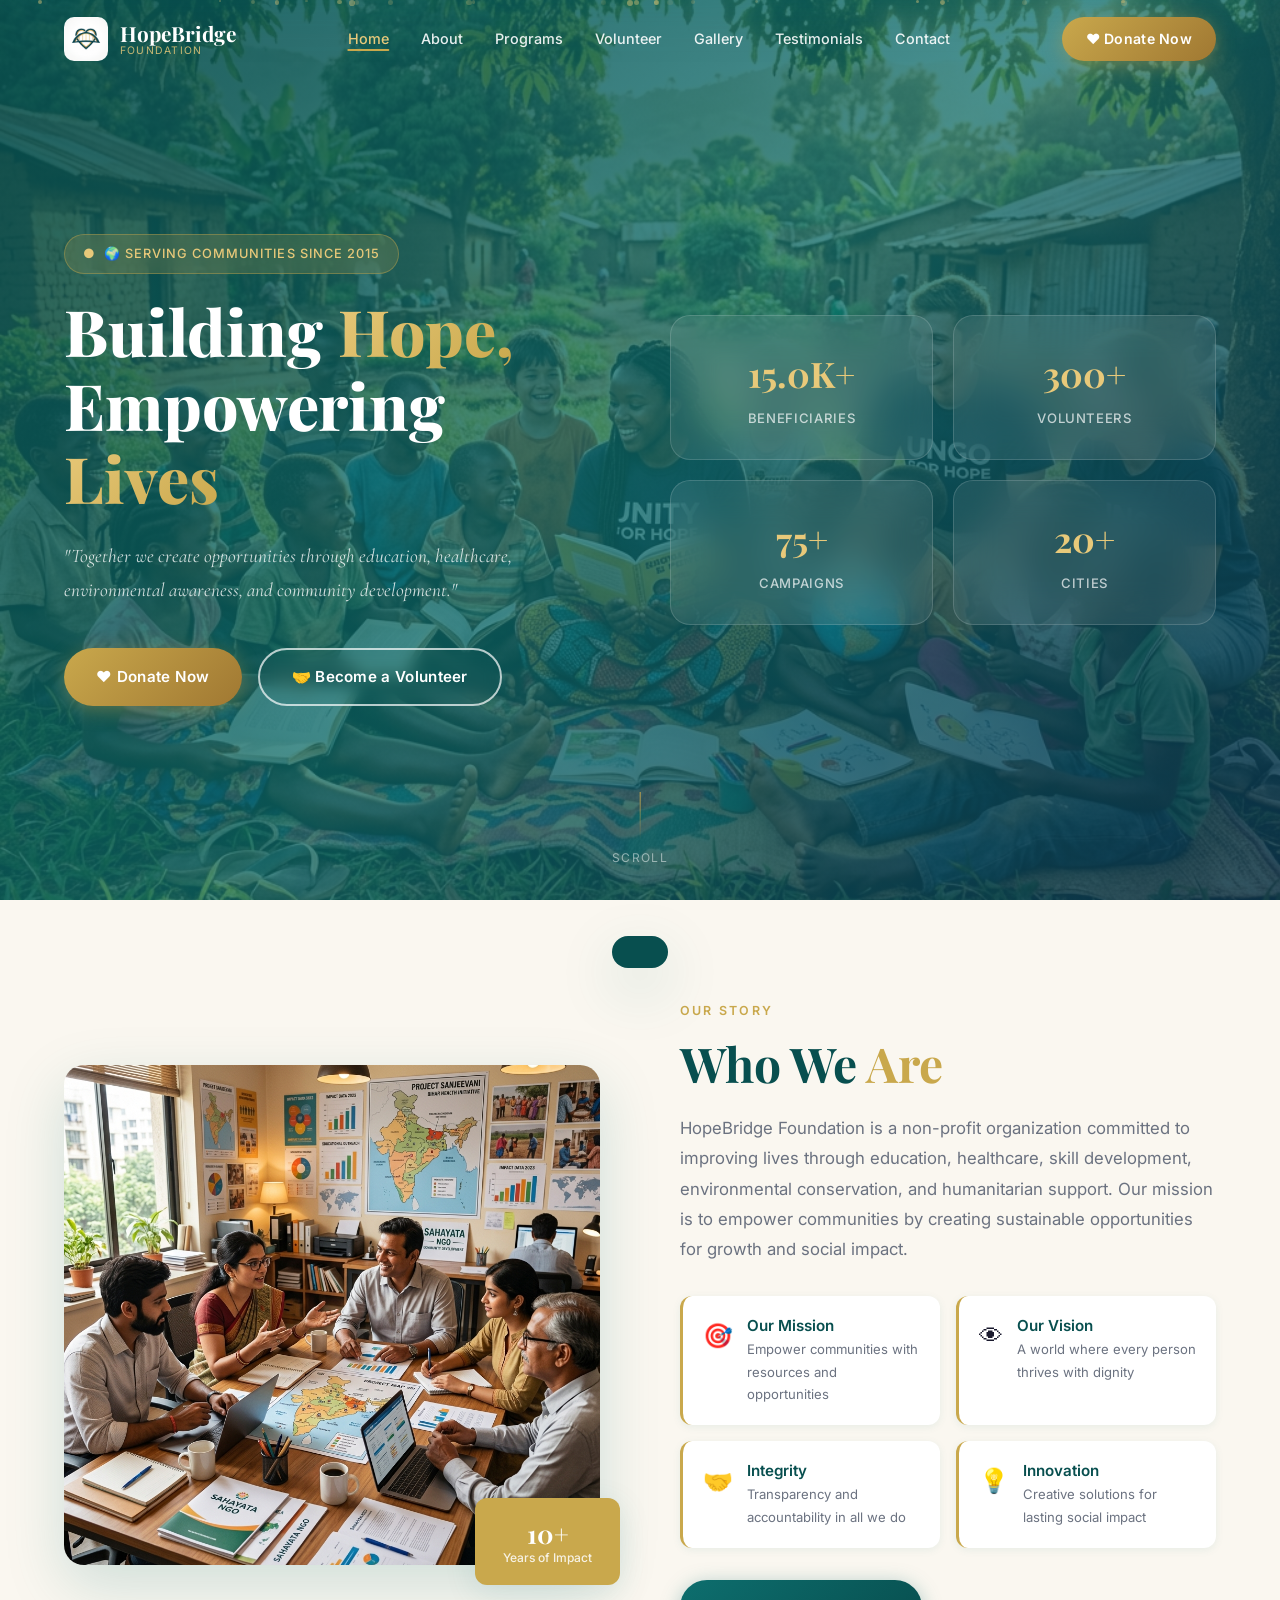
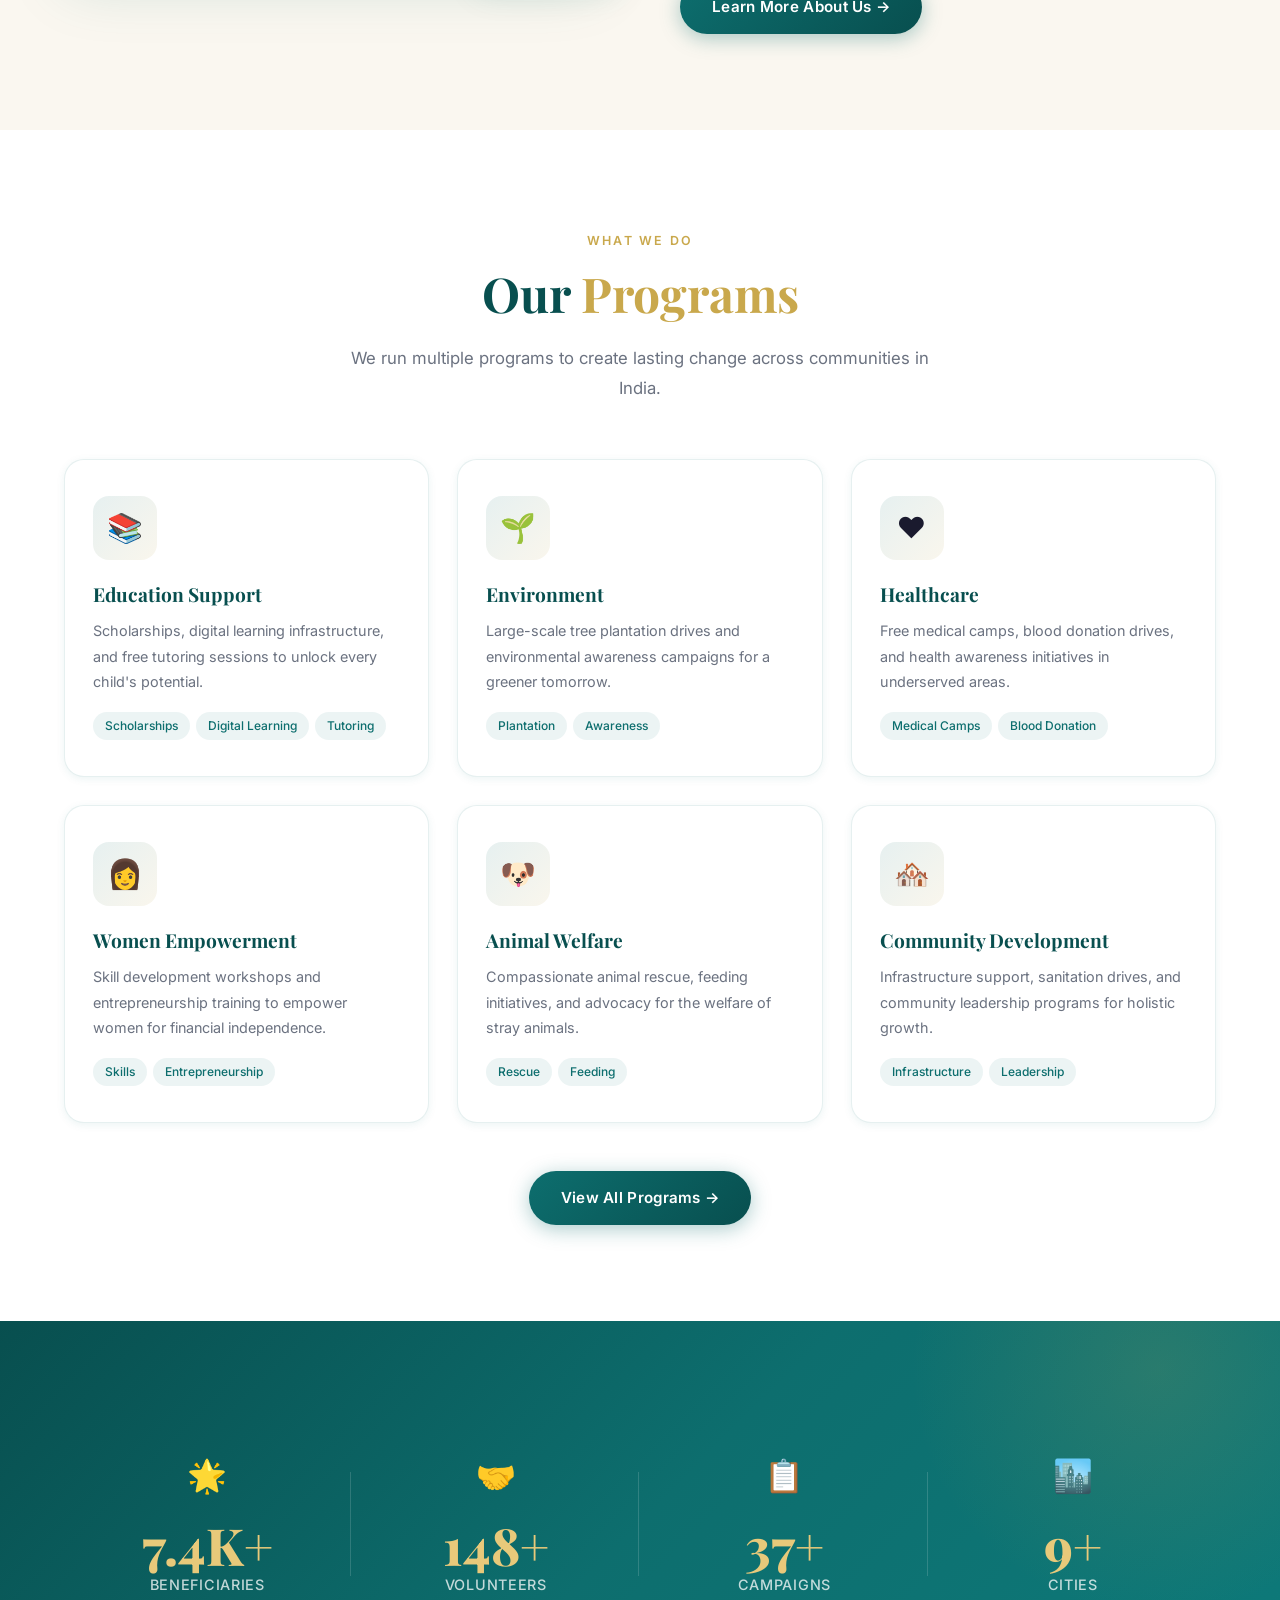
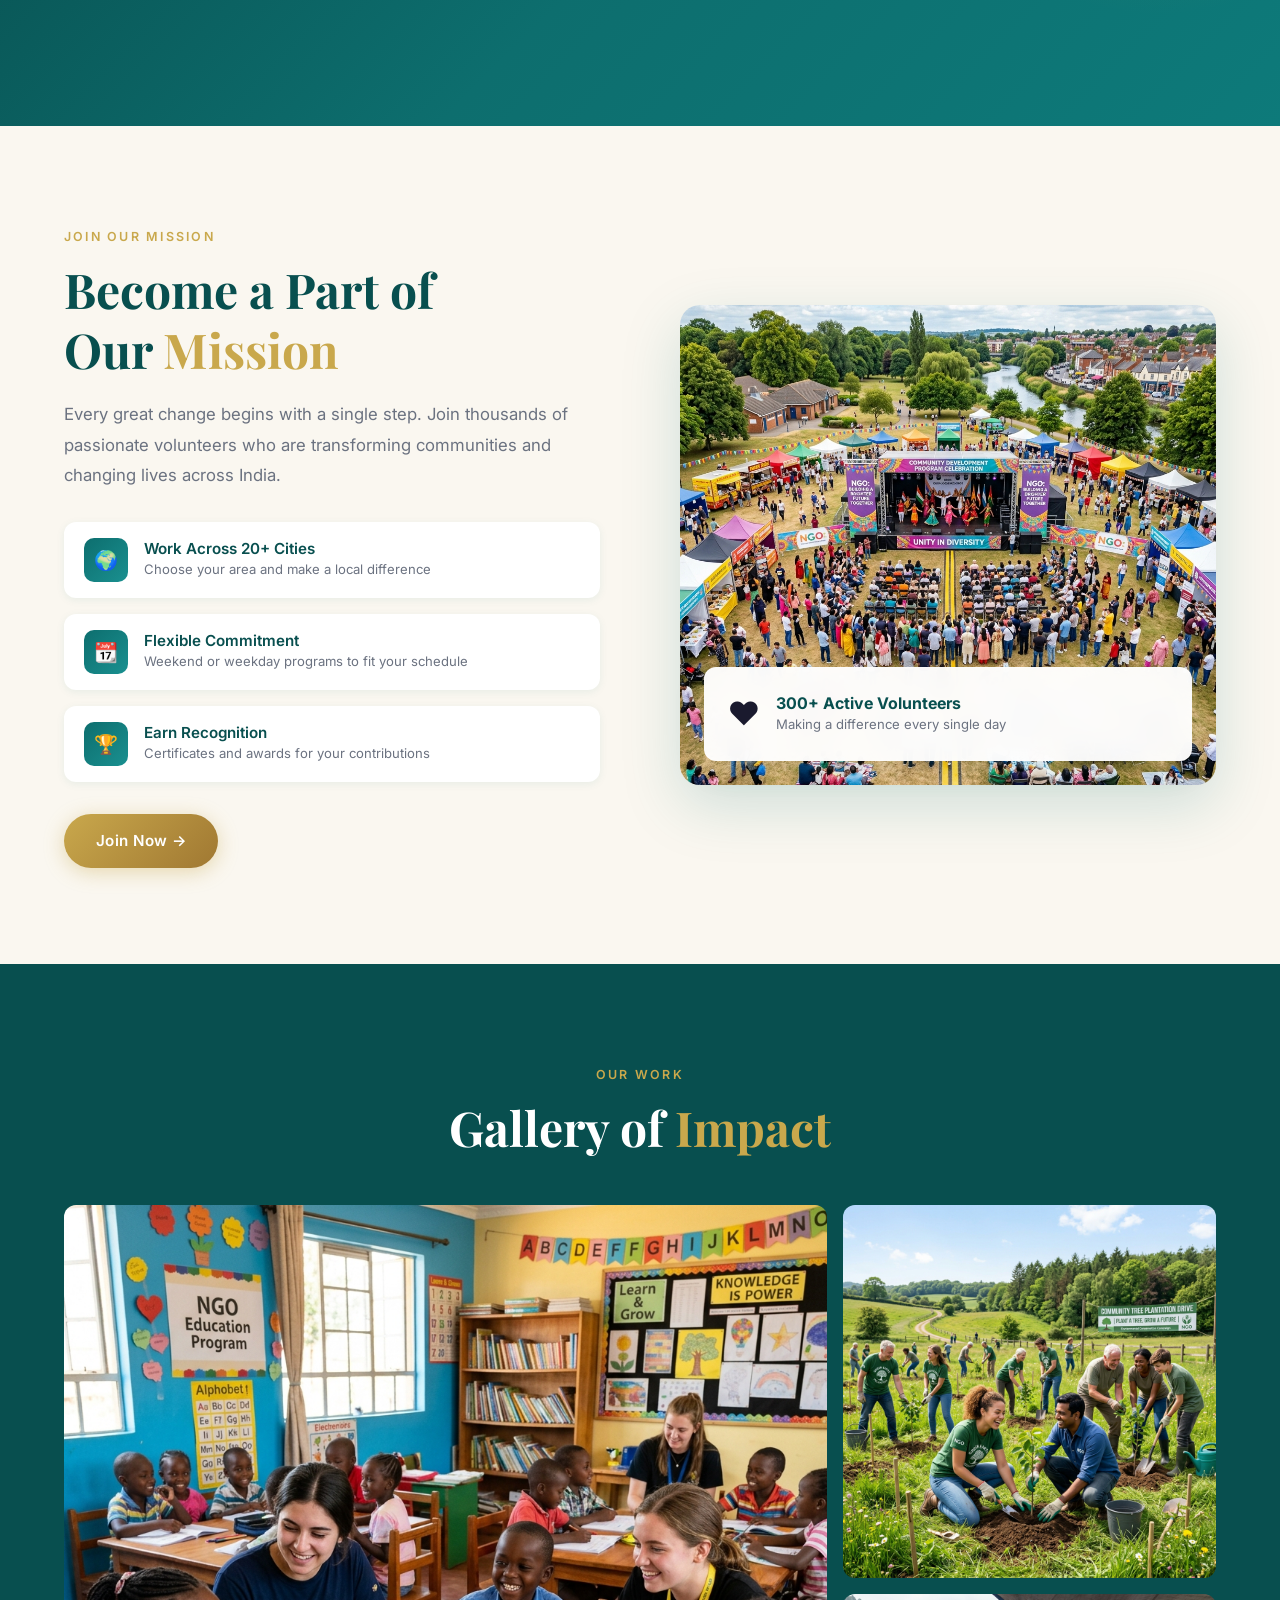
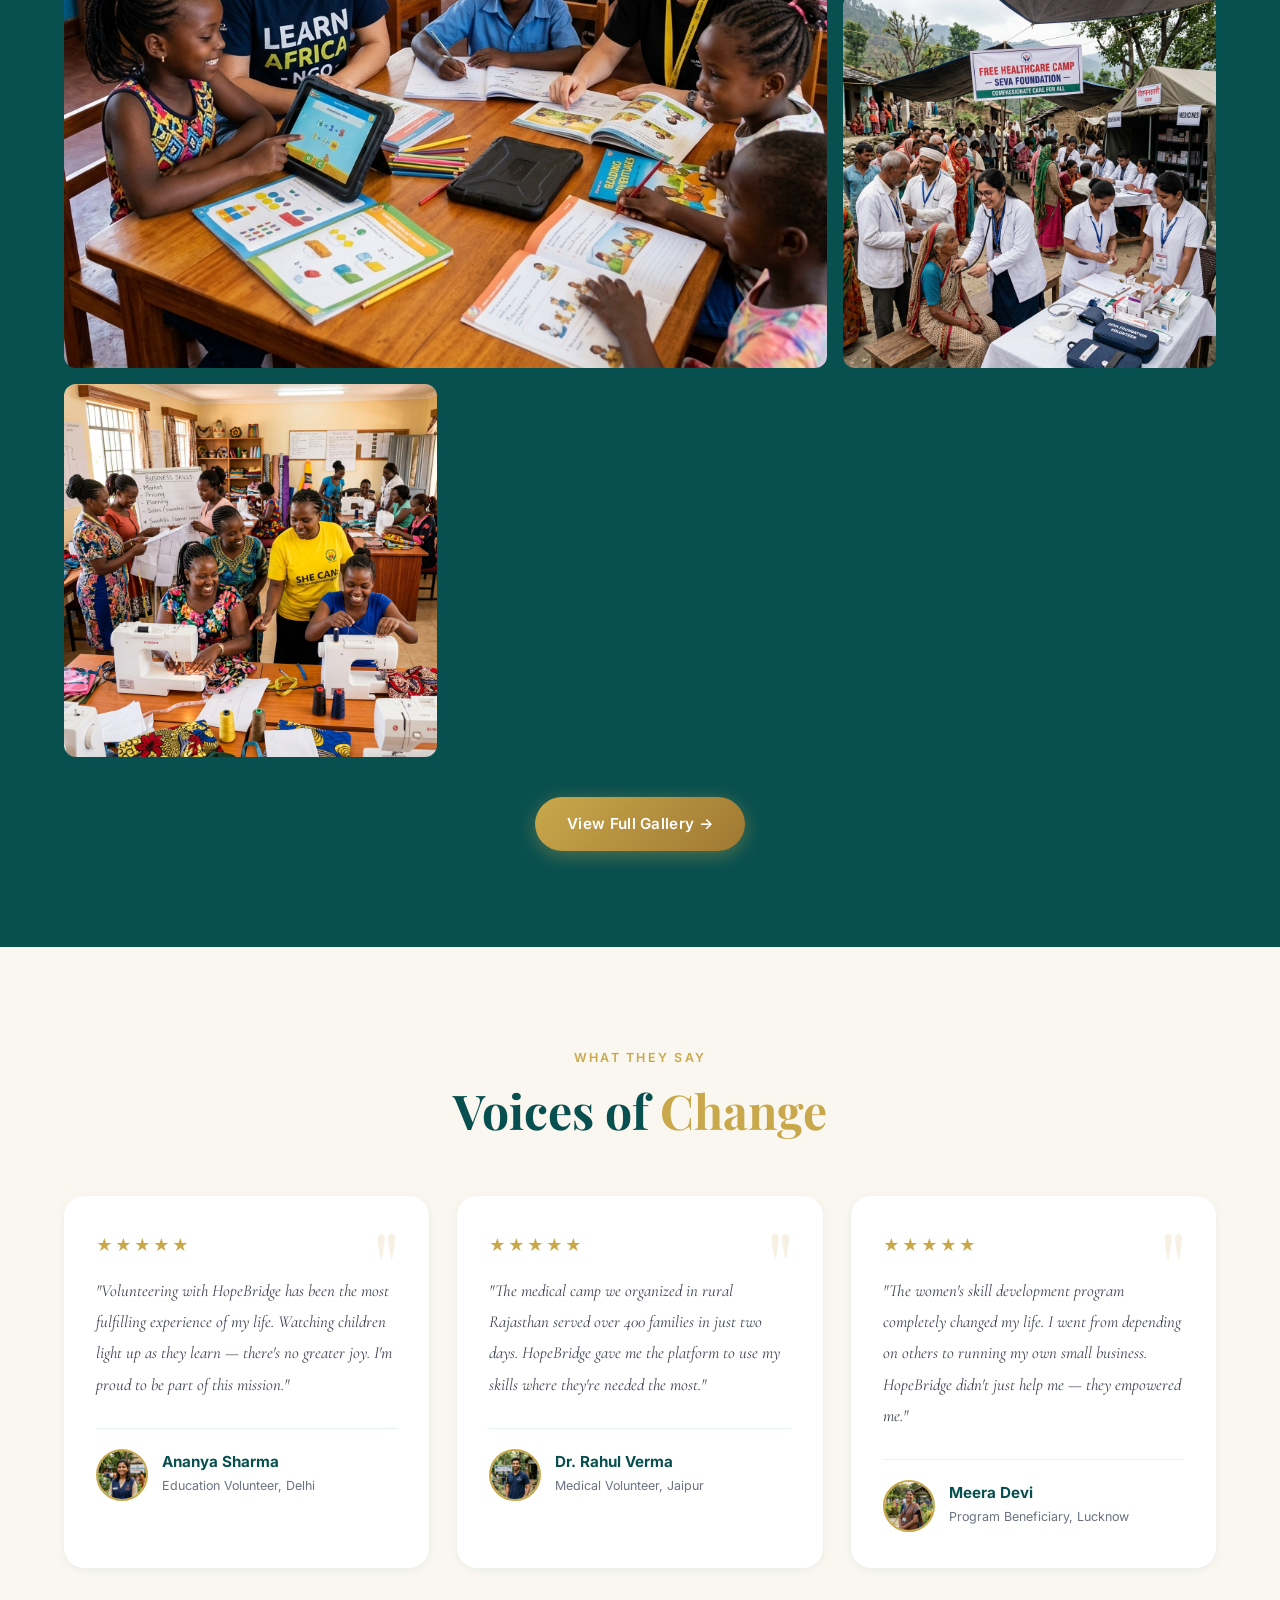
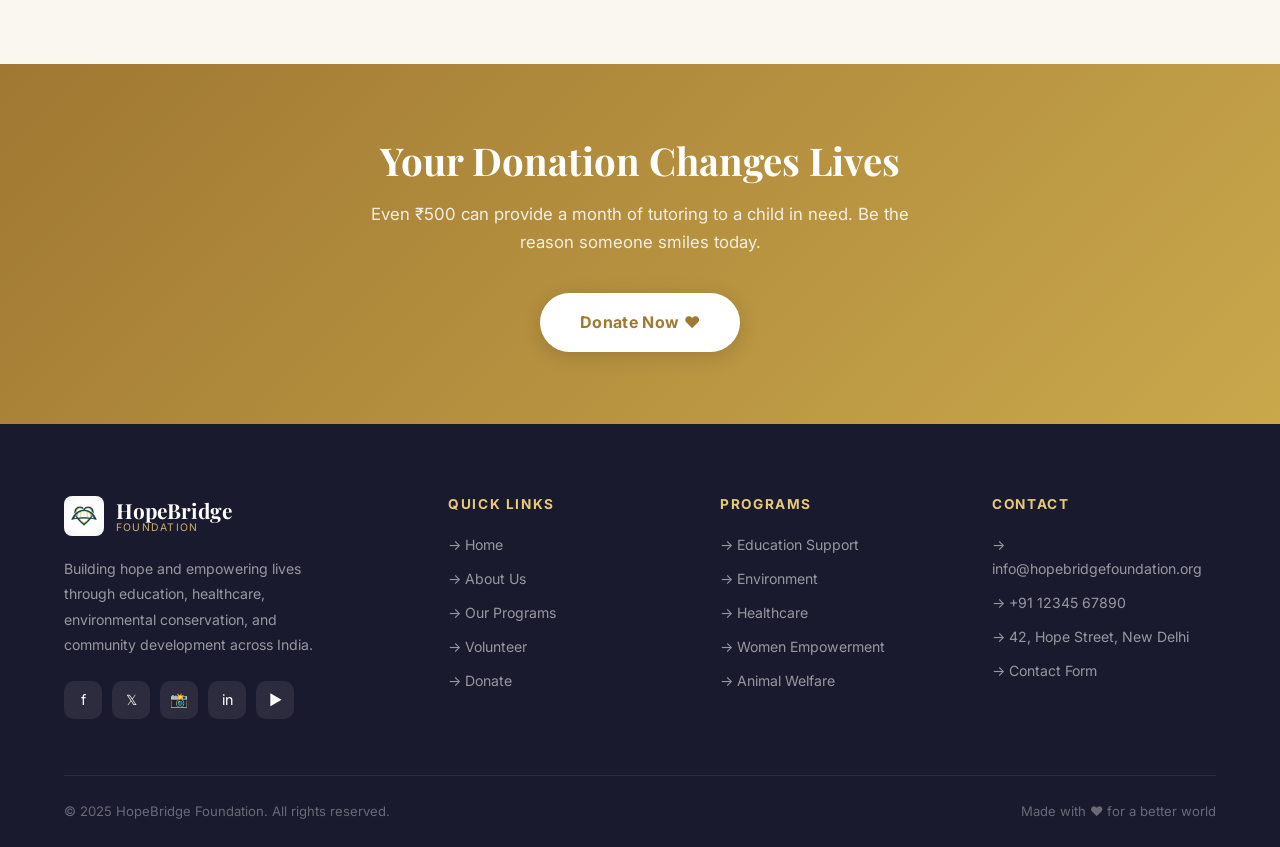
<file: index.html>
<!DOCTYPE html>
<html lang="en">
<head>
  <meta charset="UTF-8">
  <meta name="viewport" content="width=device-width, initial-scale=1.0">
  <meta name="description" content="HopeBridge Foundation - Building Hope, Empowering Lives through education, healthcare, environmental awareness, and community development.">
  <title>HopeBridge Foundation | Building Hope, Empowering Lives</title>
  <link rel="stylesheet" href="assets/css/style.css">
</head>
<body>

<!-- NAVBAR -->
<nav class="navbar" id="navbar">
  <div class="nav-inner">
    <a href="index.html" class="nav-logo">
      <img src="assets/images/logo.png" alt="HopeBridge Logo">
      <div class="nav-logo-text">HopeBridge<span>Foundation</span></div>
    </a>
    <ul class="nav-links">
      <li><a href="index.html" class="active">Home</a></li>
      <li><a href="about.html">About</a></li>
      <li><a href="programs.html">Programs</a></li>
      <li><a href="volunteer.html">Volunteer</a></li>
      <li><a href="gallery.html">Gallery</a></li>
      <li><a href="testimonials.html">Testimonials</a></li>
      <li><a href="contact.html">Contact</a></li>
    </ul>
    <div class="nav-cta">
      <a href="donate.html" class="btn btn-primary">❤ Donate Now</a>
    </div>
    <div class="hamburger" id="hamburger" onclick="toggleMobileNav()">
      <span></span><span></span><span></span>
    </div>
  </div>
</nav>

<!-- MOBILE NAV -->
<nav class="mobile-nav" id="mobileNav">
  <a href="index.html">Home</a>
  <a href="about.html">About</a>
  <a href="programs.html">Programs</a>
  <a href="volunteer.html">Volunteer</a>
  <a href="gallery.html">Gallery</a>
  <a href="testimonials.html">Testimonials</a>
  <a href="contact.html">Contact</a>
  <a href="donate.html" class="btn btn-primary">❤ Donate Now</a>
</nav>

<!-- HERO -->
<section class="hero" id="home">
  <img class="hero-img" src="assets/images/hero_banner.png" alt="HopeBridge Foundation Community">
  <div class="hero-bg"></div>
  <div class="hero-particles" id="particles"></div>
  <div class="hero-content">
    <div class="hero-text">
      <div class="hero-badge">🌍 Serving Communities Since 2015</div>
      <h1 class="hero-title">
        Building <span class="highlight">Hope,</span><br>
        Empowering <span class="highlight">Lives</span>
      </h1>
      <p class="hero-subtitle">
        "Together we create opportunities through education, healthcare,<br>environmental awareness, and community development."
      </p>
      <div class="hero-btns">
        <a href="donate.html" class="btn btn-primary">❤ Donate Now</a>
        <a href="volunteer.html" class="btn btn-outline">🤝 Become a Volunteer</a>
      </div>
    </div>
    <div class="hero-stats">
      <div class="hero-stat-card fade-up">
        <span class="hero-stat-num" data-target="15000">0</span>
        <span class="hero-stat-label">Beneficiaries</span>
      </div>
      <div class="hero-stat-card fade-up" style="transition-delay:0.1s">
        <span class="hero-stat-num" data-target="300">0</span>
        <span class="hero-stat-label">Volunteers</span>
      </div>
      <div class="hero-stat-card fade-up" style="transition-delay:0.2s">
        <span class="hero-stat-num" data-target="75">0</span>
        <span class="hero-stat-label">Campaigns</span>
      </div>
      <div class="hero-stat-card fade-up" style="transition-delay:0.3s">
        <span class="hero-stat-num" data-target="20">0</span>
        <span class="hero-stat-label">Cities</span>
      </div>
    </div>
  </div>
  <div class="hero-scroll">
    <div class="scroll-line"></div>
    <span>Scroll</span>
  </div>
</section>

<!-- ABOUT PREVIEW -->
<section class="about section-pad">
  <div class="container">
    <div class="about-grid">
      <div class="about-img-wrap fade-in">
        <img src="assets/images/about_team.png" alt="HopeBridge Foundation Team">
        <div class="about-img-badge">10+<small>Years of Impact</small></div>
      </div>
      <div class="about-content fade-up">
        <span class="section-label">Our Story</span>
        <h2 class="section-title">Who We <span>Are</span></h2>
        <p class="section-desc">
          HopeBridge Foundation is a non-profit organization committed to improving lives through education, healthcare, skill development, environmental conservation, and humanitarian support. Our mission is to empower communities by creating sustainable opportunities for growth and social impact.
        </p>
        <div class="about-values">
          <div class="about-value">
            <div class="about-value-icon">🎯</div>
            <div>
              <h4>Our Mission</h4>
              <p>Empower communities with resources and opportunities</p>
            </div>
          </div>
          <div class="about-value">
            <div class="about-value-icon">👁</div>
            <div>
              <h4>Our Vision</h4>
              <p>A world where every person thrives with dignity</p>
            </div>
          </div>
          <div class="about-value">
            <div class="about-value-icon">🤝</div>
            <div>
              <h4>Integrity</h4>
              <p>Transparency and accountability in all we do</p>
            </div>
          </div>
          <div class="about-value">
            <div class="about-value-icon">💡</div>
            <div>
              <h4>Innovation</h4>
              <p>Creative solutions for lasting social impact</p>
            </div>
          </div>
        </div>
        <a href="about.html" class="btn btn-teal" style="margin-top:32px">Learn More About Us →</a>
      </div>
    </div>
  </div>
</section>

<!-- PROGRAMS PREVIEW -->
<section class="programs section-pad">
  <div class="container">
    <div style="text-align:center">
      <span class="section-label">What We Do</span>
      <h2 class="section-title">Our <span>Programs</span></h2>
      <p class="section-desc" style="margin:0 auto">We run multiple programs to create lasting change across communities in India.</p>
    </div>
    <div class="programs-grid">
      <div class="program-card fade-up">
        <div class="program-icon">📚</div>
        <h3>Education Support</h3>
        <p>Scholarships, digital learning infrastructure, and free tutoring sessions to unlock every child's potential.</p>
        <div class="program-tags">
          <span class="program-tag">Scholarships</span>
          <span class="program-tag">Digital Learning</span>
          <span class="program-tag">Tutoring</span>
        </div>
      </div>
      <div class="program-card fade-up" style="transition-delay:0.1s">
        <div class="program-icon">🌱</div>
        <h3>Environment</h3>
        <p>Large-scale tree plantation drives and environmental awareness campaigns for a greener tomorrow.</p>
        <div class="program-tags">
          <span class="program-tag">Plantation</span>
          <span class="program-tag">Awareness</span>
        </div>
      </div>
      <div class="program-card fade-up" style="transition-delay:0.2s">
        <div class="program-icon">❤️</div>
        <h3>Healthcare</h3>
        <p>Free medical camps, blood donation drives, and health awareness initiatives in underserved areas.</p>
        <div class="program-tags">
          <span class="program-tag">Medical Camps</span>
          <span class="program-tag">Blood Donation</span>
        </div>
      </div>
      <div class="program-card fade-up" style="transition-delay:0.3s">
        <div class="program-icon">👩</div>
        <h3>Women Empowerment</h3>
        <p>Skill development workshops and entrepreneurship training to empower women for financial independence.</p>
        <div class="program-tags">
          <span class="program-tag">Skills</span>
          <span class="program-tag">Entrepreneurship</span>
        </div>
      </div>
      <div class="program-card fade-up" style="transition-delay:0.4s">
        <div class="program-icon">🐶</div>
        <h3>Animal Welfare</h3>
        <p>Compassionate animal rescue, feeding initiatives, and advocacy for the welfare of stray animals.</p>
        <div class="program-tags">
          <span class="program-tag">Rescue</span>
          <span class="program-tag">Feeding</span>
        </div>
      </div>
      <div class="program-card fade-up" style="transition-delay:0.5s">
        <div class="program-icon">🏘️</div>
        <h3>Community Development</h3>
        <p>Infrastructure support, sanitation drives, and community leadership programs for holistic growth.</p>
        <div class="program-tags">
          <span class="program-tag">Infrastructure</span>
          <span class="program-tag">Leadership</span>
        </div>
      </div>
    </div>
    <div style="text-align:center; margin-top:48px">
      <a href="programs.html" class="btn btn-teal">View All Programs →</a>
    </div>
  </div>
</section>

<!-- STATS -->
<section class="stats section-pad-sm">
  <div class="container">
    <div class="stats-grid">
      <div class="stat-item fade-up">
        <span class="stat-icon">🌟</span>
        <span class="stat-number" data-target="15000">0</span>
        <span class="stat-label">Beneficiaries</span>
      </div>
      <div class="stat-item fade-up" style="transition-delay:0.1s">
        <span class="stat-icon">🤝</span>
        <span class="stat-number" data-target="300">0</span>
        <span class="stat-label">Volunteers</span>
      </div>
      <div class="stat-item fade-up" style="transition-delay:0.2s">
        <span class="stat-icon">📋</span>
        <span class="stat-number" data-target="75">0</span>
        <span class="stat-label">Campaigns</span>
      </div>
      <div class="stat-item fade-up" style="transition-delay:0.3s">
        <span class="stat-icon">🏙️</span>
        <span class="stat-number" data-target="20">0</span>
        <span class="stat-label">Cities</span>
      </div>
    </div>
  </div>
</section>

<!-- VOLUNTEER CTA -->
<section class="volunteer section-pad">
  <div class="container">
    <div class="volunteer-inner">
      <div class="volunteer-content fade-up">
        <span class="section-label">Join Our Mission</span>
        <h2 class="section-title">Become a Part of<br>Our <span>Mission</span></h2>
        <p class="section-desc">
          Every great change begins with a single step. Join thousands of passionate volunteers who are transforming communities and changing lives across India.
        </p>
        <div class="volunteer-features">
          <div class="vol-feature">
            <div class="vol-feature-icon">🌍</div>
            <div>
              <h4>Work Across 20+ Cities</h4>
              <p>Choose your area and make a local difference</p>
            </div>
          </div>
          <div class="vol-feature">
            <div class="vol-feature-icon">📆</div>
            <div>
              <h4>Flexible Commitment</h4>
              <p>Weekend or weekday programs to fit your schedule</p>
            </div>
          </div>
          <div class="vol-feature">
            <div class="vol-feature-icon">🏆</div>
            <div>
              <h4>Earn Recognition</h4>
              <p>Certificates and awards for your contributions</p>
            </div>
          </div>
        </div>
        <a href="volunteer.html" class="btn btn-primary">Join Now →</a>
      </div>
      <div class="volunteer-visual fade-in">
        <img src="assets/images/gallery_community.png" alt="Volunteers at work">
        <div class="vol-overlay">
          <div class="vol-overlay-icon">❤️</div>
          <div class="vol-overlay-text">
            <h4>300+ Active Volunteers</h4>
            <p>Making a difference every single day</p>
          </div>
        </div>
      </div>
    </div>
  </div>
</section>

<!-- GALLERY PREVIEW -->
<section class="gallery section-pad">
  <div class="container">
    <div style="text-align:center">
      <span class="section-label">Our Work</span>
      <h2 class="section-title" style="color:var(--white)">Gallery of <span>Impact</span></h2>
    </div>
    <div class="gallery-grid">
      <div class="gallery-item fade-in">
        <img src="assets/images/gallery_education.png" alt="Education Program">
        <div class="gallery-overlay"><div class="gallery-overlay-text"><h4>Education Support</h4><span>📚 Digital Learning Initiative</span></div></div>
      </div>
      <div class="gallery-item fade-in" style="transition-delay:0.1s">
        <img src="assets/images/gallery_plantation.png" alt="Tree Plantation">
        <div class="gallery-overlay"><div class="gallery-overlay-text"><h4>Tree Plantation</h4><span>🌱 Green Earth Campaign</span></div></div>
      </div>
      <div class="gallery-item fade-in" style="transition-delay:0.2s">
        <img src="assets/images/gallery_medical.png" alt="Medical Camp">
        <div class="gallery-overlay"><div class="gallery-overlay-text"><h4>Medical Camps</h4><span>❤️ Free Healthcare Drive</span></div></div>
      </div>
      <div class="gallery-item fade-in" style="transition-delay:0.3s">
        <img src="assets/images/gallery_women.png" alt="Women Empowerment">
        <div class="gallery-overlay"><div class="gallery-overlay-text"><h4>Women Empowerment</h4><span>👩 Skill Development</span></div></div>
      </div>
    </div>
    <div style="text-align:center; margin-top:40px">
      <a href="gallery.html" class="btn btn-primary">View Full Gallery →</a>
    </div>
  </div>
</section>

<!-- TESTIMONIALS PREVIEW -->
<section class="testimonials section-pad">
  <div class="container">
    <div style="text-align:center">
      <span class="section-label">What They Say</span>
      <h2 class="section-title">Voices of <span>Change</span></h2>
    </div>
    <div class="testimonials-grid">
      <div class="testimonial-card fade-up">
        <div class="stars">★★★★★</div>
        <p class="testimonial-text">"Volunteering with HopeBridge has been the most fulfilling experience of my life. Watching children light up as they learn — there's no greater joy. I'm proud to be part of this mission."</p>
        <div class="testimonial-author">
          <img src="assets/images/volunteer_sarah.png" alt="Ananya Sharma">
          <div class="testimonial-author-info">
            <h4>Ananya Sharma</h4>
            <span>Education Volunteer, Delhi</span>
          </div>
        </div>
      </div>
      <div class="testimonial-card fade-up" style="transition-delay:0.15s">
        <div class="stars">★★★★★</div>
        <p class="testimonial-text">"The medical camp we organized in rural Rajasthan served over 400 families in just two days. HopeBridge gave me the platform to use my skills where they're needed the most."</p>
        <div class="testimonial-author">
          <img src="assets/images/volunteer_rahul.png" alt="Dr. Rahul Verma">
          <div class="testimonial-author-info">
            <h4>Dr. Rahul Verma</h4>
            <span>Medical Volunteer, Jaipur</span>
          </div>
        </div>
      </div>
      <div class="testimonial-card fade-up" style="transition-delay:0.3s">
        <div class="stars">★★★★★</div>
        <p class="testimonial-text">"The women's skill development program completely changed my life. I went from depending on others to running my own small business. HopeBridge didn't just help me — they empowered me."</p>
        <div class="testimonial-author">
          <img src="assets/images/volunteer_priya.png" alt="Meera Devi">
          <div class="testimonial-author-info">
            <h4>Meera Devi</h4>
            <span>Program Beneficiary, Lucknow</span>
          </div>
        </div>
      </div>
    </div>
  </div>
</section>

<!-- DONATE CTA BANNER -->
<section style="background:linear-gradient(135deg,var(--gold-dark),var(--gold));padding:72px 0;text-align:center">
  <div class="container">
    <h2 style="font-size:clamp(1.8rem,3vw,2.5rem);color:var(--white);margin-bottom:16px;font-family:'Playfair Display',serif">Your Donation Changes Lives</h2>
    <p style="color:rgba(255,255,255,0.85);font-size:1.05rem;margin-bottom:36px;max-width:540px;margin-left:auto;margin-right:auto">Even ₹500 can provide a month of tutoring to a child in need. Be the reason someone smiles today.</p>
    <a href="donate.html" class="btn" style="background:var(--white);color:var(--gold-dark);font-weight:700;font-size:1rem;padding:16px 40px;box-shadow:0 4px 20px rgba(0,0,0,0.15)">Donate Now ❤</a>
  </div>
</section>

<!-- FOOTER -->
<footer class="footer">
  <div class="container">
    <div class="footer-grid">
      <div class="footer-brand">
        <div class="nav-logo">
          <img src="assets/images/logo.png" alt="HopeBridge Logo" style="width:40px;height:40px;border-radius:8px">
          <div class="nav-logo-text">HopeBridge<span>Foundation</span></div>
        </div>
        <p>Building hope and empowering lives through education, healthcare, environmental conservation, and community development across India.</p>
        <div class="footer-social">
          <a href="#" class="social-btn" title="Facebook">f</a>
          <a href="#" class="social-btn" title="Twitter">𝕏</a>
          <a href="#" class="social-btn" title="Instagram">📸</a>
          <a href="#" class="social-btn" title="LinkedIn">in</a>
          <a href="#" class="social-btn" title="YouTube">▶</a>
        </div>
      </div>
      <div class="footer-col">
        <h4>Quick Links</h4>
        <ul>
          <li><a href="index.html">→ Home</a></li>
          <li><a href="about.html">→ About Us</a></li>
          <li><a href="programs.html">→ Our Programs</a></li>
          <li><a href="volunteer.html">→ Volunteer</a></li>
          <li><a href="donate.html">→ Donate</a></li>
        </ul>
      </div>
      <div class="footer-col">
        <h4>Programs</h4>
        <ul>
          <li><a href="programs.html">→ Education Support</a></li>
          <li><a href="programs.html">→ Environment</a></li>
          <li><a href="programs.html">→ Healthcare</a></li>
          <li><a href="programs.html">→ Women Empowerment</a></li>
          <li><a href="programs.html">→ Animal Welfare</a></li>
        </ul>
      </div>
      <div class="footer-col">
        <h4>Contact</h4>
        <ul>
          <li><a href="mailto:info@hopebridgefoundation.org">→ info@hopebridgefoundation.org</a></li>
          <li><a href="tel:+911234567890">→ +91 12345 67890</a></li>
          <li><a href="#">→ 42, Hope Street, New Delhi</a></li>
          <li><a href="contact.html">→ Contact Form</a></li>
        </ul>
      </div>
    </div>
    <div class="footer-bottom">
      <span>© 2025 HopeBridge Foundation. All rights reserved.</span>
      <span>Made with ❤ for a better world</span>
    </div>
  </div>
</footer>

<!-- SCROLL TOP -->
<button class="scroll-top" id="scrollTop" onclick="window.scrollTo({top:0,behavior:'smooth'})">↑</button>

<!-- TOAST -->
<div class="toast" id="toast"></div>

<script src="assets/js/main.js"></script>
</body>
</html>
</file>
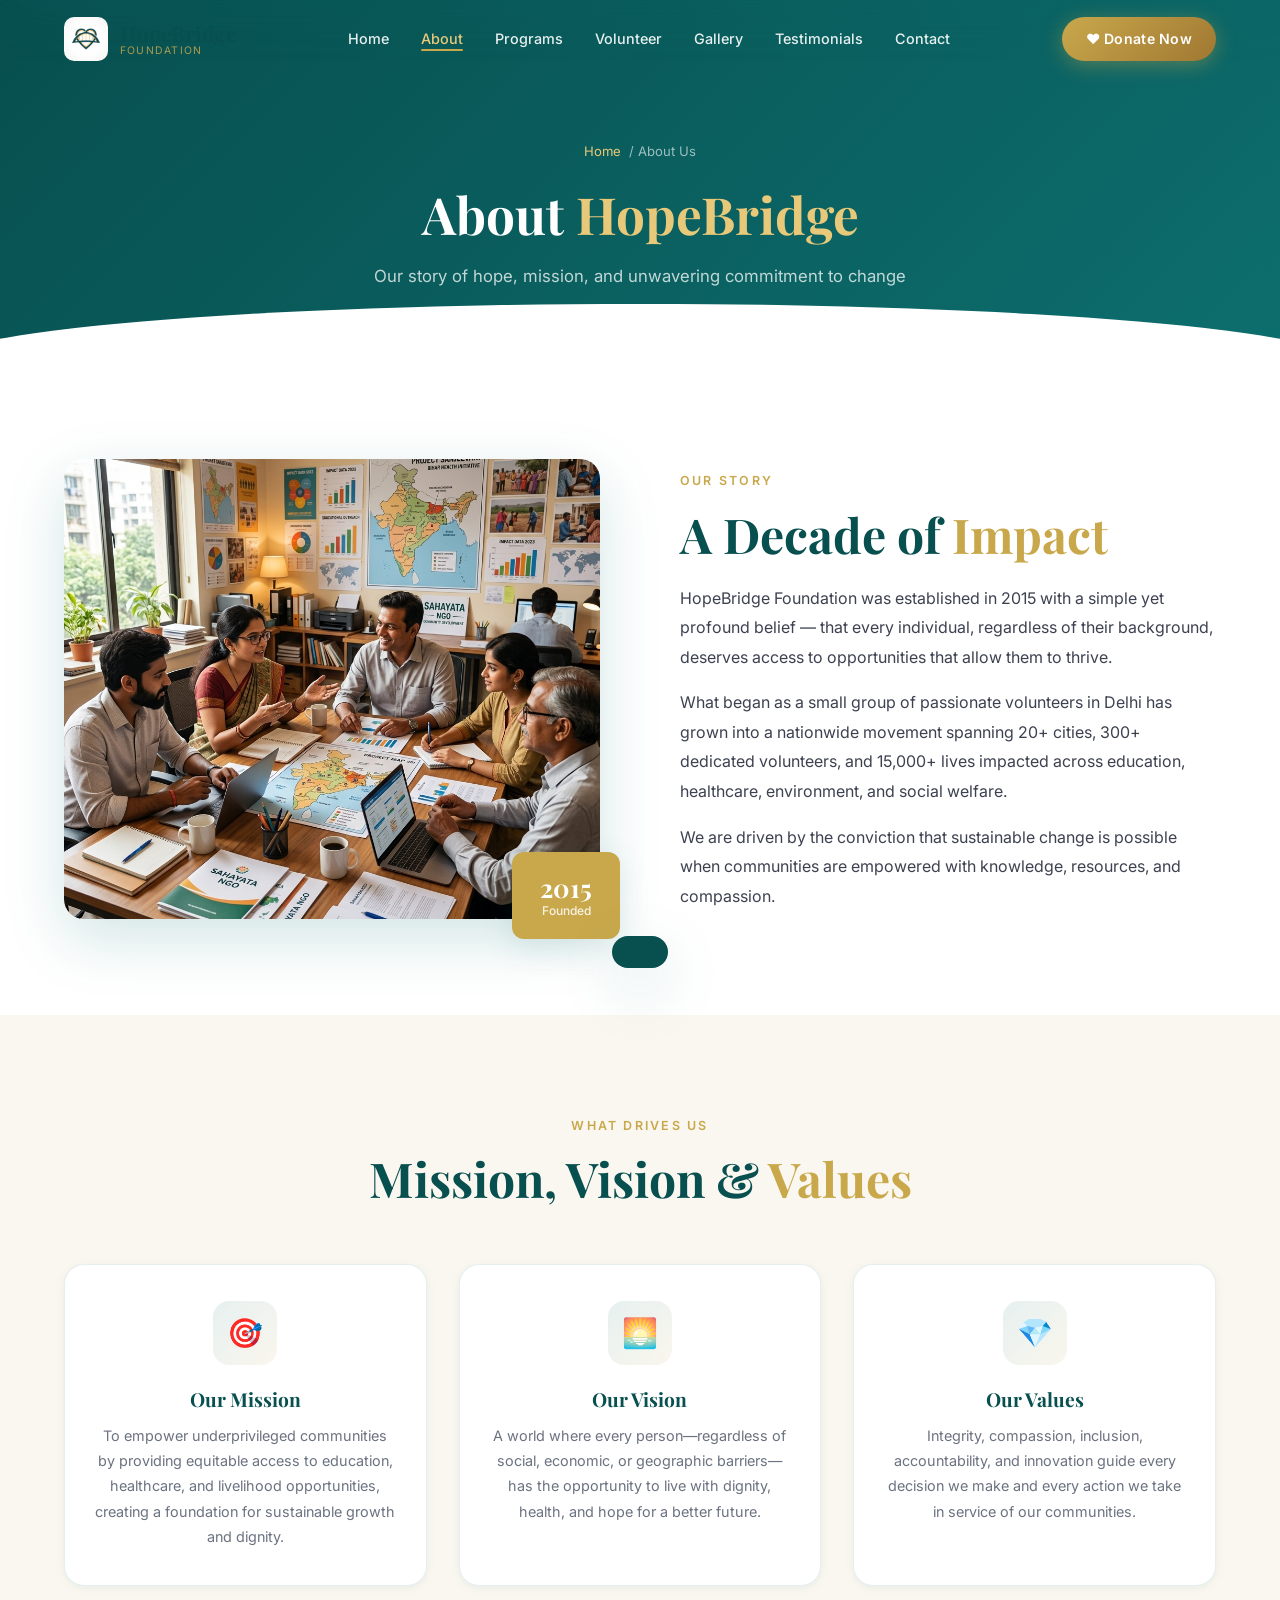
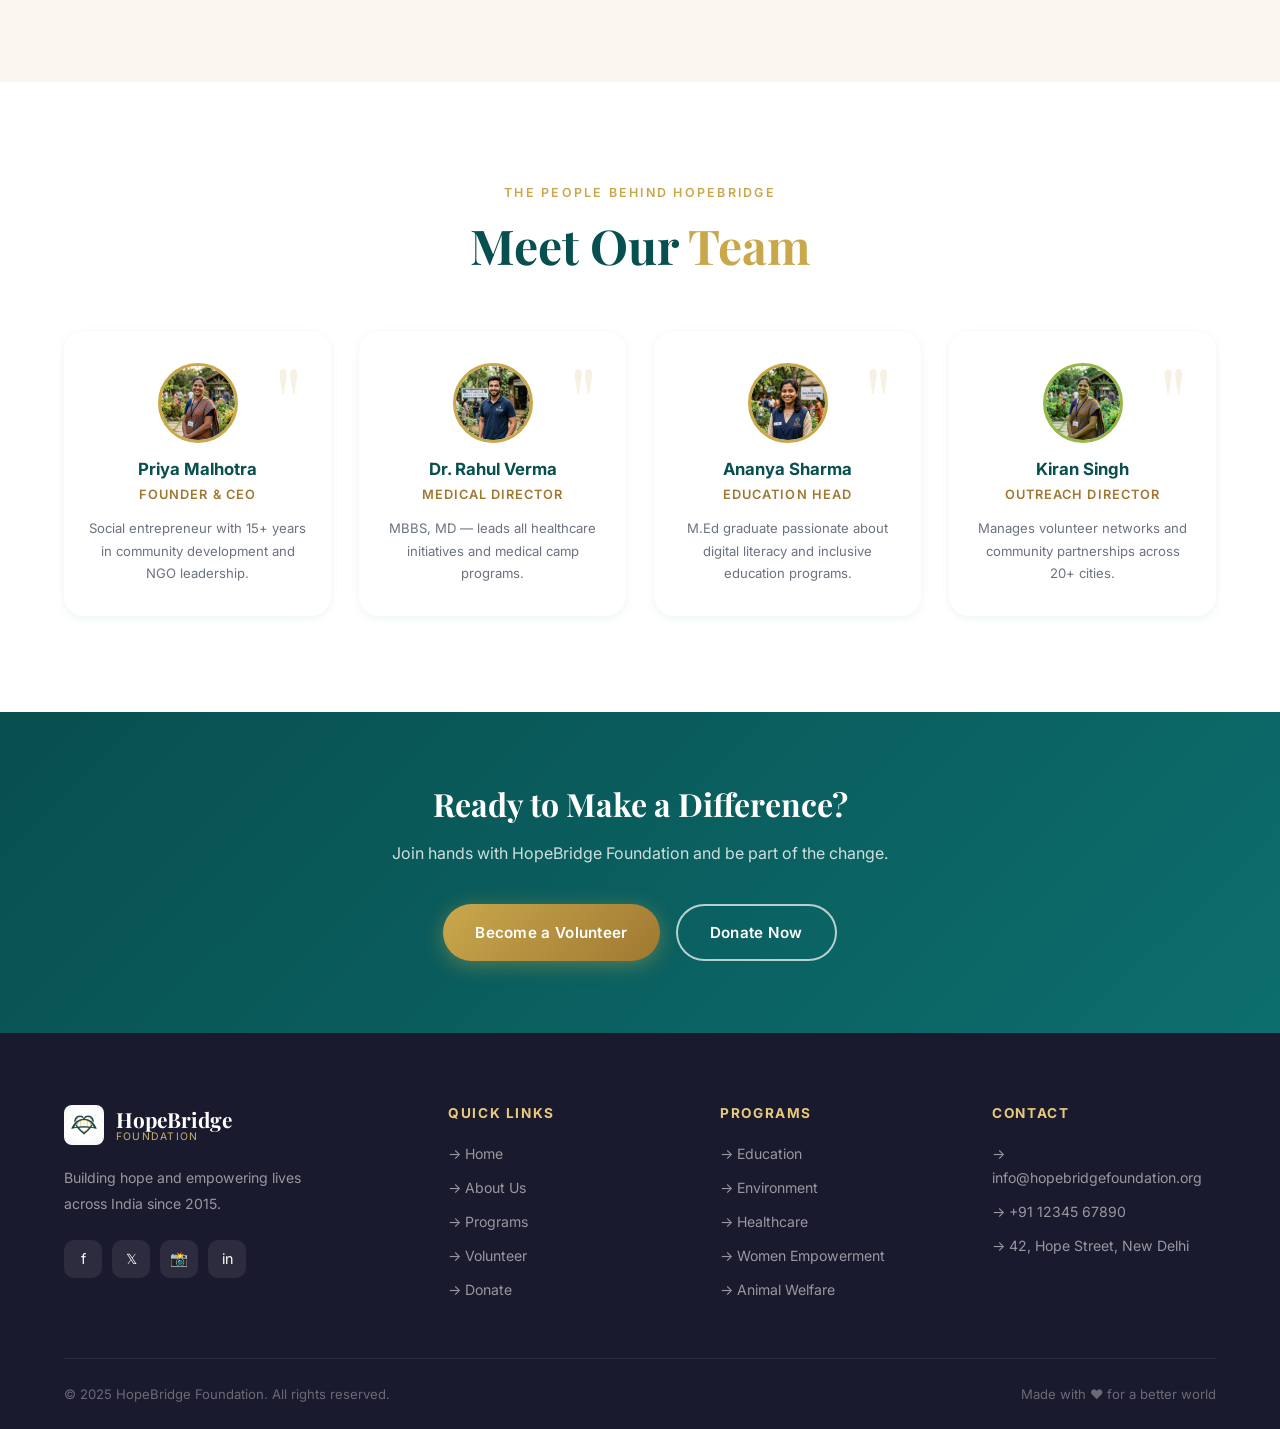
<file: about.html>
<!DOCTYPE html>
<html lang="en">
<head>
  <meta charset="UTF-8">
  <meta name="viewport" content="width=device-width, initial-scale=1.0">
  <meta name="description" content="About HopeBridge Foundation - Our story, mission, vision and team committed to social welfare.">
  <title>About Us | HopeBridge Foundation</title>
  <link rel="stylesheet" href="assets/css/style.css">
</head>
<body>

<nav class="navbar scrolled" id="navbar">
  <div class="nav-inner">
    <a href="index.html" class="nav-logo">
      <img src="assets/images/logo.png" alt="HopeBridge Logo">
      <div class="nav-logo-text" style="color:var(--teal-dark)">HopeBridge<span style="color:var(--gold)">Foundation</span></div>
    </a>
    <ul class="nav-links">
      <li><a href="index.html">Home</a></li>
      <li><a href="about.html" class="active">About</a></li>
      <li><a href="programs.html">Programs</a></li>
      <li><a href="volunteer.html">Volunteer</a></li>
      <li><a href="gallery.html">Gallery</a></li>
      <li><a href="testimonials.html">Testimonials</a></li>
      <li><a href="contact.html">Contact</a></li>
    </ul>
    <div class="nav-cta">
      <a href="donate.html" class="btn btn-primary">❤ Donate Now</a>
    </div>
    <div class="hamburger" id="hamburger" onclick="toggleMobileNav()">
      <span style="background:var(--text-dark)"></span><span style="background:var(--text-dark)"></span><span style="background:var(--text-dark)"></span>
    </div>
  </div>
</nav>
<nav class="mobile-nav" id="mobileNav">
  <a href="index.html">Home</a><a href="about.html">About</a><a href="programs.html">Programs</a>
  <a href="volunteer.html">Volunteer</a><a href="gallery.html">Gallery</a>
  <a href="testimonials.html">Testimonials</a><a href="contact.html">Contact</a>
  <a href="donate.html" class="btn btn-primary">❤ Donate Now</a>
</nav>

<!-- PAGE HERO -->
<section class="page-hero">
  <div class="container">
    <div class="breadcrumb"><a href="index.html">Home</a> / About Us</div>
    <h1>About <span style="color:var(--gold-light)">HopeBridge</span></h1>
    <p>Our story of hope, mission, and unwavering commitment to change</p>
  </div>
</section>

<!-- ABOUT STORY -->
<section class="section-pad">
  <div class="container">
    <div class="about-grid">
      <div class="about-img-wrap fade-in">
        <img src="assets/images/about_team.png" alt="Our Team" style="height:460px;object-fit:cover">
        <div class="about-img-badge">2015<small>Founded</small></div>
      </div>
      <div class="about-content fade-up">
        <span class="section-label">Our Story</span>
        <h2 class="section-title">A Decade of <span>Impact</span></h2>
        <p style="color:var(--text-mid);line-height:1.85;margin-bottom:16px">
          HopeBridge Foundation was established in 2015 with a simple yet profound belief — that every individual, regardless of their background, deserves access to opportunities that allow them to thrive.
        </p>
        <p style="color:var(--text-mid);line-height:1.85;margin-bottom:16px">
          What began as a small group of passionate volunteers in Delhi has grown into a nationwide movement spanning 20+ cities, 300+ dedicated volunteers, and 15,000+ lives impacted across education, healthcare, environment, and social welfare.
        </p>
        <p style="color:var(--text-mid);line-height:1.85">
          We are driven by the conviction that sustainable change is possible when communities are empowered with knowledge, resources, and compassion.
        </p>
      </div>
    </div>
  </div>
</section>

<!-- MISSION VISION VALUES -->
<section class="section-pad" style="background:var(--cream)">
  <div class="container">
    <div style="text-align:center;margin-bottom:56px">
      <span class="section-label">What Drives Us</span>
      <h2 class="section-title">Mission, Vision & <span>Values</span></h2>
    </div>
    <div style="display:grid;grid-template-columns:repeat(3,1fr);gap:32px">
      <div class="program-card fade-up" style="text-align:center">
        <div class="program-icon" style="margin:0 auto 22px">🎯</div>
        <h3>Our Mission</h3>
        <p>To empower underprivileged communities by providing equitable access to education, healthcare, and livelihood opportunities, creating a foundation for sustainable growth and dignity.</p>
      </div>
      <div class="program-card fade-up" style="text-align:center;transition-delay:0.15s">
        <div class="program-icon" style="margin:0 auto 22px">🌅</div>
        <h3>Our Vision</h3>
        <p>A world where every person—regardless of social, economic, or geographic barriers—has the opportunity to live with dignity, health, and hope for a better future.</p>
      </div>
      <div class="program-card fade-up" style="text-align:center;transition-delay:0.3s">
        <div class="program-icon" style="margin:0 auto 22px">💎</div>
        <h3>Our Values</h3>
        <p>Integrity, compassion, inclusion, accountability, and innovation guide every decision we make and every action we take in service of our communities.</p>
      </div>
    </div>
  </div>
</section>

<!-- TEAM -->
<section class="section-pad">
  <div class="container">
    <div style="text-align:center;margin-bottom:56px">
      <span class="section-label">The People Behind HopeBridge</span>
      <h2 class="section-title">Meet Our <span>Team</span></h2>
    </div>
    <div style="display:grid;grid-template-columns:repeat(4,1fr);gap:28px">
      <div class="testimonial-card fade-up" style="text-align:center;padding:32px 24px">
        <img src="assets/images/volunteer_priya.png" alt="Founder" style="width:80px;height:80px;border-radius:50%;object-fit:cover;margin:0 auto 16px;border:3px solid var(--gold)">
        <h3 style="font-size:1.05rem;color:var(--teal-dark);font-family:'Inter',sans-serif;font-weight:700">Priya Malhotra</h3>
        <span style="font-size:0.8rem;color:var(--gold-dark);font-weight:600;text-transform:uppercase;letter-spacing:0.08em">Founder & CEO</span>
        <p style="font-size:0.82rem;color:var(--text-light);margin-top:10px">Social entrepreneur with 15+ years in community development and NGO leadership.</p>
      </div>
      <div class="testimonial-card fade-up" style="text-align:center;padding:32px 24px;transition-delay:0.1s">
        <img src="assets/images/volunteer_rahul.png" alt="Director" style="width:80px;height:80px;border-radius:50%;object-fit:cover;margin:0 auto 16px;border:3px solid var(--gold)">
        <h3 style="font-size:1.05rem;color:var(--teal-dark);font-family:'Inter',sans-serif;font-weight:700">Dr. Rahul Verma</h3>
        <span style="font-size:0.8rem;color:var(--gold-dark);font-weight:600;text-transform:uppercase;letter-spacing:0.08em">Medical Director</span>
        <p style="font-size:0.82rem;color:var(--text-light);margin-top:10px">MBBS, MD — leads all healthcare initiatives and medical camp programs.</p>
      </div>
      <div class="testimonial-card fade-up" style="text-align:center;padding:32px 24px;transition-delay:0.2s">
        <img src="assets/images/volunteer_sarah.png" alt="Education Head" style="width:80px;height:80px;border-radius:50%;object-fit:cover;margin:0 auto 16px;border:3px solid var(--gold)">
        <h3 style="font-size:1.05rem;color:var(--teal-dark);font-family:'Inter',sans-serif;font-weight:700">Ananya Sharma</h3>
        <span style="font-size:0.8rem;color:var(--gold-dark);font-weight:600;text-transform:uppercase;letter-spacing:0.08em">Education Head</span>
        <p style="font-size:0.82rem;color:var(--text-light);margin-top:10px">M.Ed graduate passionate about digital literacy and inclusive education programs.</p>
      </div>
      <div class="testimonial-card fade-up" style="text-align:center;padding:32px 24px;transition-delay:0.3s">
        <img src="assets/images/volunteer_priya.png" alt="Outreach Head" style="width:80px;height:80px;border-radius:50%;object-fit:cover;margin:0 auto 16px;border:3px solid var(--gold);filter:hue-rotate(30deg)">
        <h3 style="font-size:1.05rem;color:var(--teal-dark);font-family:'Inter',sans-serif;font-weight:700">Kiran Singh</h3>
        <span style="font-size:0.8rem;color:var(--gold-dark);font-weight:600;text-transform:uppercase;letter-spacing:0.08em">Outreach Director</span>
        <p style="font-size:0.82rem;color:var(--text-light);margin-top:10px">Manages volunteer networks and community partnerships across 20+ cities.</p>
      </div>
    </div>
  </div>
</section>

<section style="background:linear-gradient(135deg,var(--teal-dark),var(--teal));padding:72px 0;text-align:center">
  <div class="container">
    <h2 style="color:var(--white);font-size:2rem;margin-bottom:16px">Ready to Make a Difference?</h2>
    <p style="color:rgba(255,255,255,0.8);margin-bottom:36px">Join hands with HopeBridge Foundation and be part of the change.</p>
    <div style="display:flex;gap:16px;justify-content:center;flex-wrap:wrap">
      <a href="volunteer.html" class="btn btn-primary">Become a Volunteer</a>
      <a href="donate.html" class="btn btn-outline">Donate Now</a>
    </div>
  </div>
</section>

<footer class="footer">
  <div class="container">
    <div class="footer-grid">
      <div class="footer-brand">
        <div class="nav-logo"><img src="assets/images/logo.png" alt="Logo" style="width:40px;height:40px;border-radius:8px"><div class="nav-logo-text">HopeBridge<span>Foundation</span></div></div>
        <p>Building hope and empowering lives across India since 2015.</p>
        <div class="footer-social"><a href="#" class="social-btn">f</a><a href="#" class="social-btn">𝕏</a><a href="#" class="social-btn">📸</a><a href="#" class="social-btn">in</a></div>
      </div>
      <div class="footer-col"><h4>Quick Links</h4><ul><li><a href="index.html">→ Home</a></li><li><a href="about.html">→ About Us</a></li><li><a href="programs.html">→ Programs</a></li><li><a href="volunteer.html">→ Volunteer</a></li><li><a href="donate.html">→ Donate</a></li></ul></div>
      <div class="footer-col"><h4>Programs</h4><ul><li><a href="programs.html">→ Education</a></li><li><a href="programs.html">→ Environment</a></li><li><a href="programs.html">→ Healthcare</a></li><li><a href="programs.html">→ Women Empowerment</a></li><li><a href="programs.html">→ Animal Welfare</a></li></ul></div>
      <div class="footer-col"><h4>Contact</h4><ul><li><a href="mailto:info@hopebridgefoundation.org">→ info@hopebridgefoundation.org</a></li><li><a href="tel:+911234567890">→ +91 12345 67890</a></li><li><a href="#">→ 42, Hope Street, New Delhi</a></li></ul></div>
    </div>
    <div class="footer-bottom"><span>© 2025 HopeBridge Foundation. All rights reserved.</span><span>Made with ❤ for a better world</span></div>
  </div>
</footer>
<button class="scroll-top" id="scrollTop" onclick="window.scrollTo({top:0,behavior:'smooth'})">↑</button>
<div class="toast" id="toast"></div>
<script src="assets/js/main.js"></script>
</body>
</html>
</file>
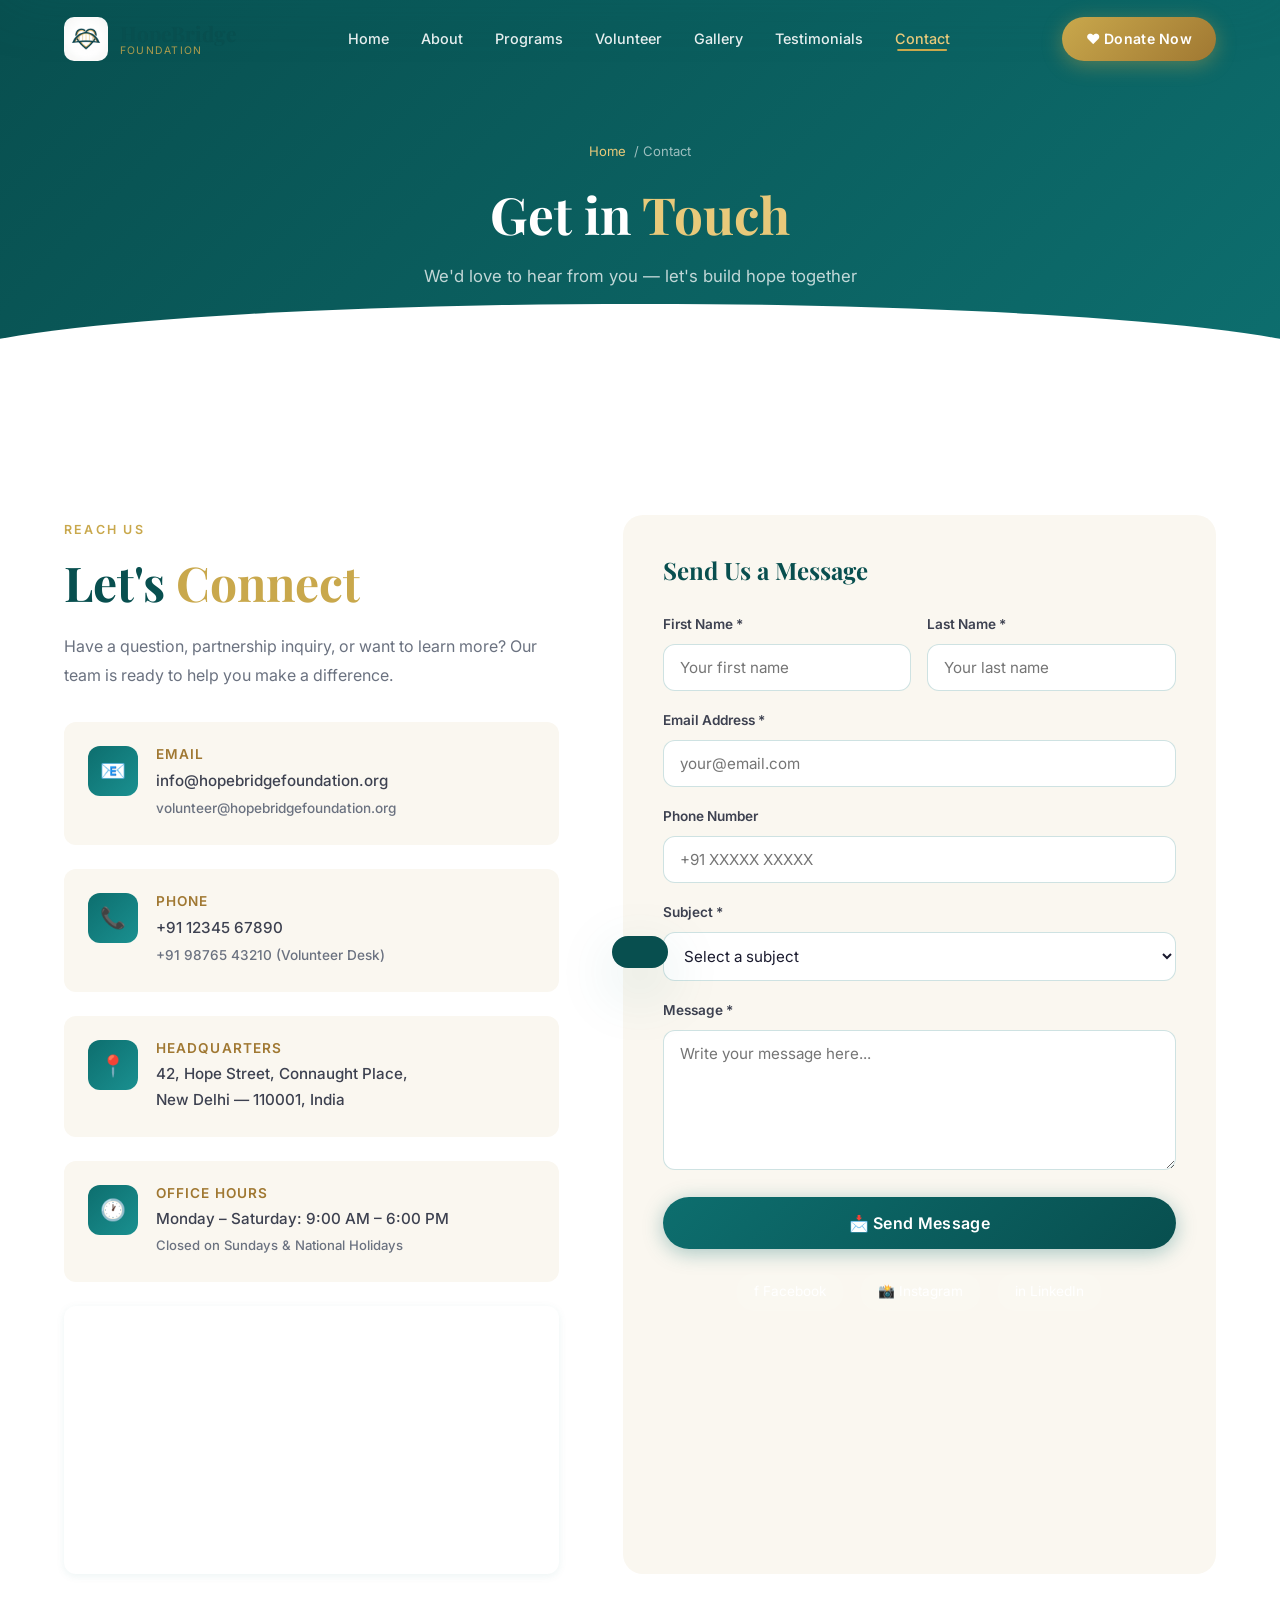
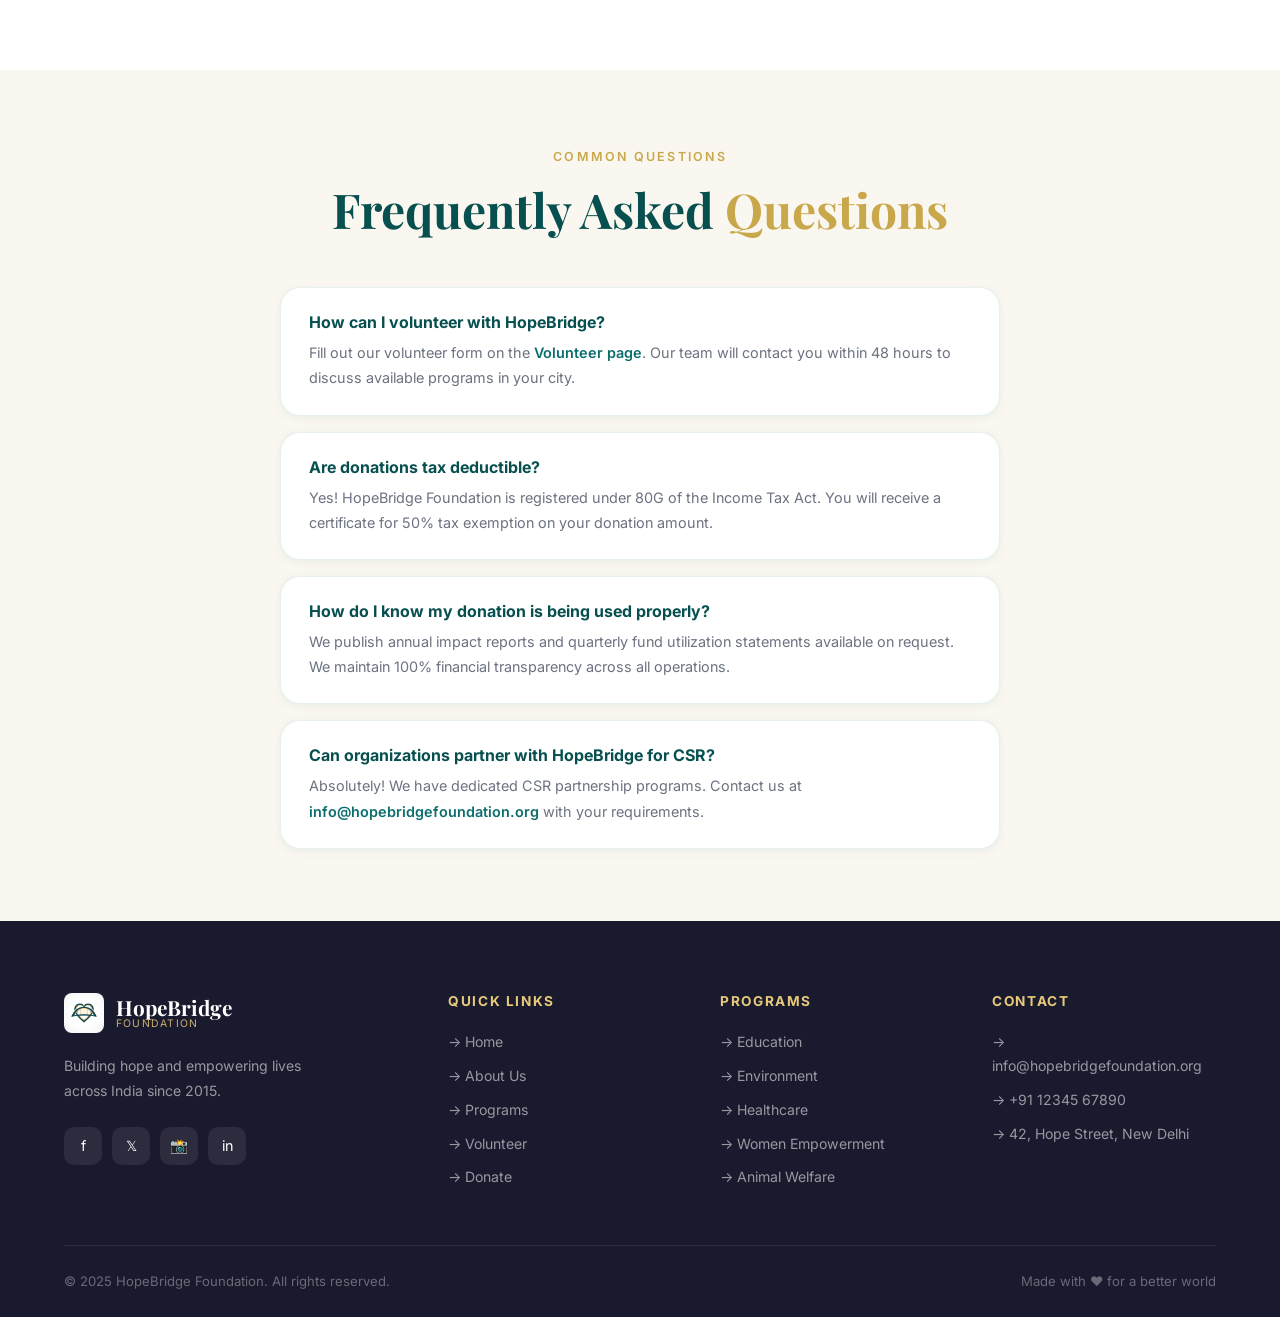
<file: contact.html>
<!DOCTYPE html>
<html lang="en">
<head>
  <meta charset="UTF-8">
  <meta name="viewport" content="width=device-width, initial-scale=1.0">
  <meta name="description" content="Contact HopeBridge Foundation - Get in touch via email, phone, or our contact form.">
  <title>Contact Us | HopeBridge Foundation</title>
  <link rel="stylesheet" href="assets/css/style.css">
</head>
<body>
<nav class="navbar scrolled" id="navbar">
  <div class="nav-inner">
    <a href="index.html" class="nav-logo"><img src="assets/images/logo.png" alt="HopeBridge Logo"><div class="nav-logo-text" style="color:var(--teal-dark)">HopeBridge<span style="color:var(--gold)">Foundation</span></div></a>
    <ul class="nav-links"><li><a href="index.html">Home</a></li><li><a href="about.html">About</a></li><li><a href="programs.html">Programs</a></li><li><a href="volunteer.html">Volunteer</a></li><li><a href="gallery.html">Gallery</a></li><li><a href="testimonials.html">Testimonials</a></li><li><a href="contact.html" class="active">Contact</a></li></ul>
    <div class="nav-cta"><a href="donate.html" class="btn btn-primary">❤ Donate Now</a></div>
    <div class="hamburger" id="hamburger" onclick="toggleMobileNav()"><span style="background:var(--text-dark)"></span><span style="background:var(--text-dark)"></span><span style="background:var(--text-dark)"></span></div>
  </div>
</nav>
<nav class="mobile-nav" id="mobileNav"><a href="index.html">Home</a><a href="about.html">About</a><a href="programs.html">Programs</a><a href="volunteer.html">Volunteer</a><a href="gallery.html">Gallery</a><a href="testimonials.html">Testimonials</a><a href="contact.html">Contact</a><a href="donate.html" class="btn btn-primary">❤ Donate Now</a></nav>

<section class="page-hero">
  <div class="container">
    <div class="breadcrumb"><a href="index.html">Home</a> / Contact</div>
    <h1>Get in <span style="color:var(--gold-light)">Touch</span></h1>
    <p>We'd love to hear from you — let's build hope together</p>
  </div>
</section>

<section class="contact section-pad">
  <div class="container">
    <div class="contact-grid">
      <!-- INFO -->
      <div>
        <span class="section-label">Reach Us</span>
        <h2 class="section-title">Let's <span>Connect</span></h2>
        <p style="color:var(--text-light);margin-bottom:32px;line-height:1.8">Have a question, partnership inquiry, or want to learn more? Our team is ready to help you make a difference.</p>
        <div class="contact-info">
          <div class="contact-item">
            <div class="contact-icon">📧</div>
            <div class="contact-detail">
              <h4>Email</h4>
              <a href="mailto:info@hopebridgefoundation.org">info@hopebridgefoundation.org</a><br>
              <a href="mailto:volunteer@hopebridgefoundation.org" style="font-size:0.85rem;color:var(--text-light)">volunteer@hopebridgefoundation.org</a>
            </div>
          </div>
          <div class="contact-item">
            <div class="contact-icon">📞</div>
            <div class="contact-detail">
              <h4>Phone</h4>
              <a href="tel:+911234567890">+91 12345 67890</a><br>
              <a href="tel:+919876543210" style="font-size:0.85rem;color:var(--text-light)">+91 98765 43210 (Volunteer Desk)</a>
            </div>
          </div>
          <div class="contact-item">
            <div class="contact-icon">📍</div>
            <div class="contact-detail">
              <h4>Headquarters</h4>
              <p>42, Hope Street, Connaught Place,<br>New Delhi — 110001, India</p>
            </div>
          </div>
          <div class="contact-item">
            <div class="contact-icon">🕐</div>
            <div class="contact-detail">
              <h4>Office Hours</h4>
              <p>Monday – Saturday: 9:00 AM – 6:00 PM<br><span style="font-size:0.82rem;color:var(--text-light)">Closed on Sundays & National Holidays</span></p>
            </div>
          </div>
        </div>

        <!-- MAP -->
        <div class="map-wrap">
          <iframe
            src="https://www.google.com/maps/embed?pb=!1m18!1m12!1m3!1d3501.6787808888447!2d77.21786841508186!3d28.632748682418!2m3!1f0!2f0!3f0!3m2!1i1024!2i768!4f13.1!3m3!1m2!1s0x390cfd37b741d057%3A0xcdee88e47393c3f1!2sConnaught%20Place%2C%20New%20Delhi%2C%20Delhi!5e0!3m2!1sen!2sin!4v1625000000000!5m2!1sen!2sin"
            width="100%"
            height="260"
            style="border:0;border-radius:var(--radius)"
            allowfullscreen=""
            loading="lazy"
            referrerpolicy="no-referrer-when-downgrade">
          </iframe>
        </div>
      </div>

      <!-- FORM -->
      <div class="contact-form fade-up">
        <h3>Send Us a Message</h3>
        <form onsubmit="handleContactSubmit(event)">
          <div class="form-row">
            <div class="form-group"><label>First Name *</label><input type="text" placeholder="Your first name" required></div>
            <div class="form-group"><label>Last Name *</label><input type="text" placeholder="Your last name" required></div>
          </div>
          <div class="form-group"><label>Email Address *</label><input type="email" placeholder="your@email.com" required></div>
          <div class="form-group"><label>Phone Number</label><input type="tel" placeholder="+91 XXXXX XXXXX"></div>
          <div class="form-group"><label>Subject *</label>
            <select required style="width:100%;padding:13px 16px;border:1.5px solid rgba(13,110,110,0.2);border-radius:var(--radius);font-family:'Inter',sans-serif;font-size:0.95rem;background:var(--white);outline:none">
              <option value="">Select a subject</option>
              <option>General Inquiry</option>
              <option>Volunteer Registration</option>
              <option>Donation / CSR Partnership</option>
              <option>Media & Press</option>
              <option>Program Collaboration</option>
              <option>Feedback or Complaint</option>
            </select>
          </div>
          <div class="form-group"><label>Message *</label><textarea placeholder="Write your message here..." required></textarea></div>
          <button type="submit" class="btn btn-teal" style="width:100%;justify-content:center;padding:16px;font-size:1rem">📩 Send Message</button>
        </form>
        <div style="display:flex;gap:16px;margin-top:24px;justify-content:center;flex-wrap:wrap">
          <a href="#" class="social-btn" style="width:auto;padding:10px 18px;border-radius:50px;gap:8px;font-size:0.85rem;font-family:'Inter',sans-serif;text-decoration:none">f Facebook</a>
          <a href="#" class="social-btn" style="width:auto;padding:10px 18px;border-radius:50px;gap:8px;font-size:0.85rem;font-family:'Inter',sans-serif;text-decoration:none">📸 Instagram</a>
          <a href="#" class="social-btn" style="width:auto;padding:10px 18px;border-radius:50px;gap:8px;font-size:0.85rem;font-family:'Inter',sans-serif;text-decoration:none">in LinkedIn</a>
        </div>
      </div>
    </div>
  </div>
</section>

<!-- FAQ -->
<section style="background:var(--cream);padding:72px 0">
  <div class="container">
    <div style="text-align:center;margin-bottom:48px">
      <span class="section-label">Common Questions</span>
      <h2 class="section-title">Frequently Asked <span>Questions</span></h2>
    </div>
    <div style="max-width:720px;margin:0 auto;display:flex;flex-direction:column;gap:16px">
      <div class="program-card fade-up" style="padding:24px 28px">
        <h3 style="font-size:1rem;font-family:'Inter',sans-serif;color:var(--teal-dark);margin-bottom:8px">How can I volunteer with HopeBridge?</h3>
        <p style="font-size:0.9rem">Fill out our volunteer form on the <a href="volunteer.html" style="color:var(--teal);font-weight:600">Volunteer page</a>. Our team will contact you within 48 hours to discuss available programs in your city.</p>
      </div>
      <div class="program-card fade-up" style="padding:24px 28px;transition-delay:0.1s">
        <h3 style="font-size:1rem;font-family:'Inter',sans-serif;color:var(--teal-dark);margin-bottom:8px">Are donations tax deductible?</h3>
        <p style="font-size:0.9rem">Yes! HopeBridge Foundation is registered under 80G of the Income Tax Act. You will receive a certificate for 50% tax exemption on your donation amount.</p>
      </div>
      <div class="program-card fade-up" style="padding:24px 28px;transition-delay:0.2s">
        <h3 style="font-size:1rem;font-family:'Inter',sans-serif;color:var(--teal-dark);margin-bottom:8px">How do I know my donation is being used properly?</h3>
        <p style="font-size:0.9rem">We publish annual impact reports and quarterly fund utilization statements available on request. We maintain 100% financial transparency across all operations.</p>
      </div>
      <div class="program-card fade-up" style="padding:24px 28px;transition-delay:0.3s">
        <h3 style="font-size:1rem;font-family:'Inter',sans-serif;color:var(--teal-dark);margin-bottom:8px">Can organizations partner with HopeBridge for CSR?</h3>
        <p style="font-size:0.9rem">Absolutely! We have dedicated CSR partnership programs. Contact us at <a href="mailto:info@hopebridgefoundation.org" style="color:var(--teal);font-weight:600">info@hopebridgefoundation.org</a> with your requirements.</p>
      </div>
    </div>
  </div>
</section>

<footer class="footer"><div class="container"><div class="footer-grid"><div class="footer-brand"><div class="nav-logo"><img src="assets/images/logo.png" alt="Logo" style="width:40px;height:40px;border-radius:8px"><div class="nav-logo-text">HopeBridge<span>Foundation</span></div></div><p>Building hope and empowering lives across India since 2015.</p><div class="footer-social"><a href="#" class="social-btn">f</a><a href="#" class="social-btn">𝕏</a><a href="#" class="social-btn">📸</a><a href="#" class="social-btn">in</a></div></div><div class="footer-col"><h4>Quick Links</h4><ul><li><a href="index.html">→ Home</a></li><li><a href="about.html">→ About Us</a></li><li><a href="programs.html">→ Programs</a></li><li><a href="volunteer.html">→ Volunteer</a></li><li><a href="donate.html">→ Donate</a></li></ul></div><div class="footer-col"><h4>Programs</h4><ul><li><a href="programs.html">→ Education</a></li><li><a href="programs.html">→ Environment</a></li><li><a href="programs.html">→ Healthcare</a></li><li><a href="programs.html">→ Women Empowerment</a></li><li><a href="programs.html">→ Animal Welfare</a></li></ul></div><div class="footer-col"><h4>Contact</h4><ul><li><a href="mailto:info@hopebridgefoundation.org">→ info@hopebridgefoundation.org</a></li><li><a href="tel:+911234567890">→ +91 12345 67890</a></li><li><a href="#">→ 42, Hope Street, New Delhi</a></li></ul></div></div><div class="footer-bottom"><span>© 2025 HopeBridge Foundation. All rights reserved.</span><span>Made with ❤ for a better world</span></div></div></footer>
<button class="scroll-top" id="scrollTop" onclick="window.scrollTo({top:0,behavior:'smooth'})">↑</button>
<div class="toast" id="toast"></div>
<script src="assets/js/main.js"></script>
<script>
function handleContactSubmit(e) {
  e.preventDefault();
  const btn = e.target.querySelector('button[type="submit"]');
  btn.textContent = '✓ Message Sent!';
  btn.style.background = 'linear-gradient(135deg,#0d6e6e,#1a9090)';
  showToast('✓ Message received! We\'ll reply within 24 hours.');
  setTimeout(() => { btn.textContent = '📩 Send Message'; btn.style.background = ''; e.target.reset(); }, 3000);
}
</script>
</body>
</html>
</file>
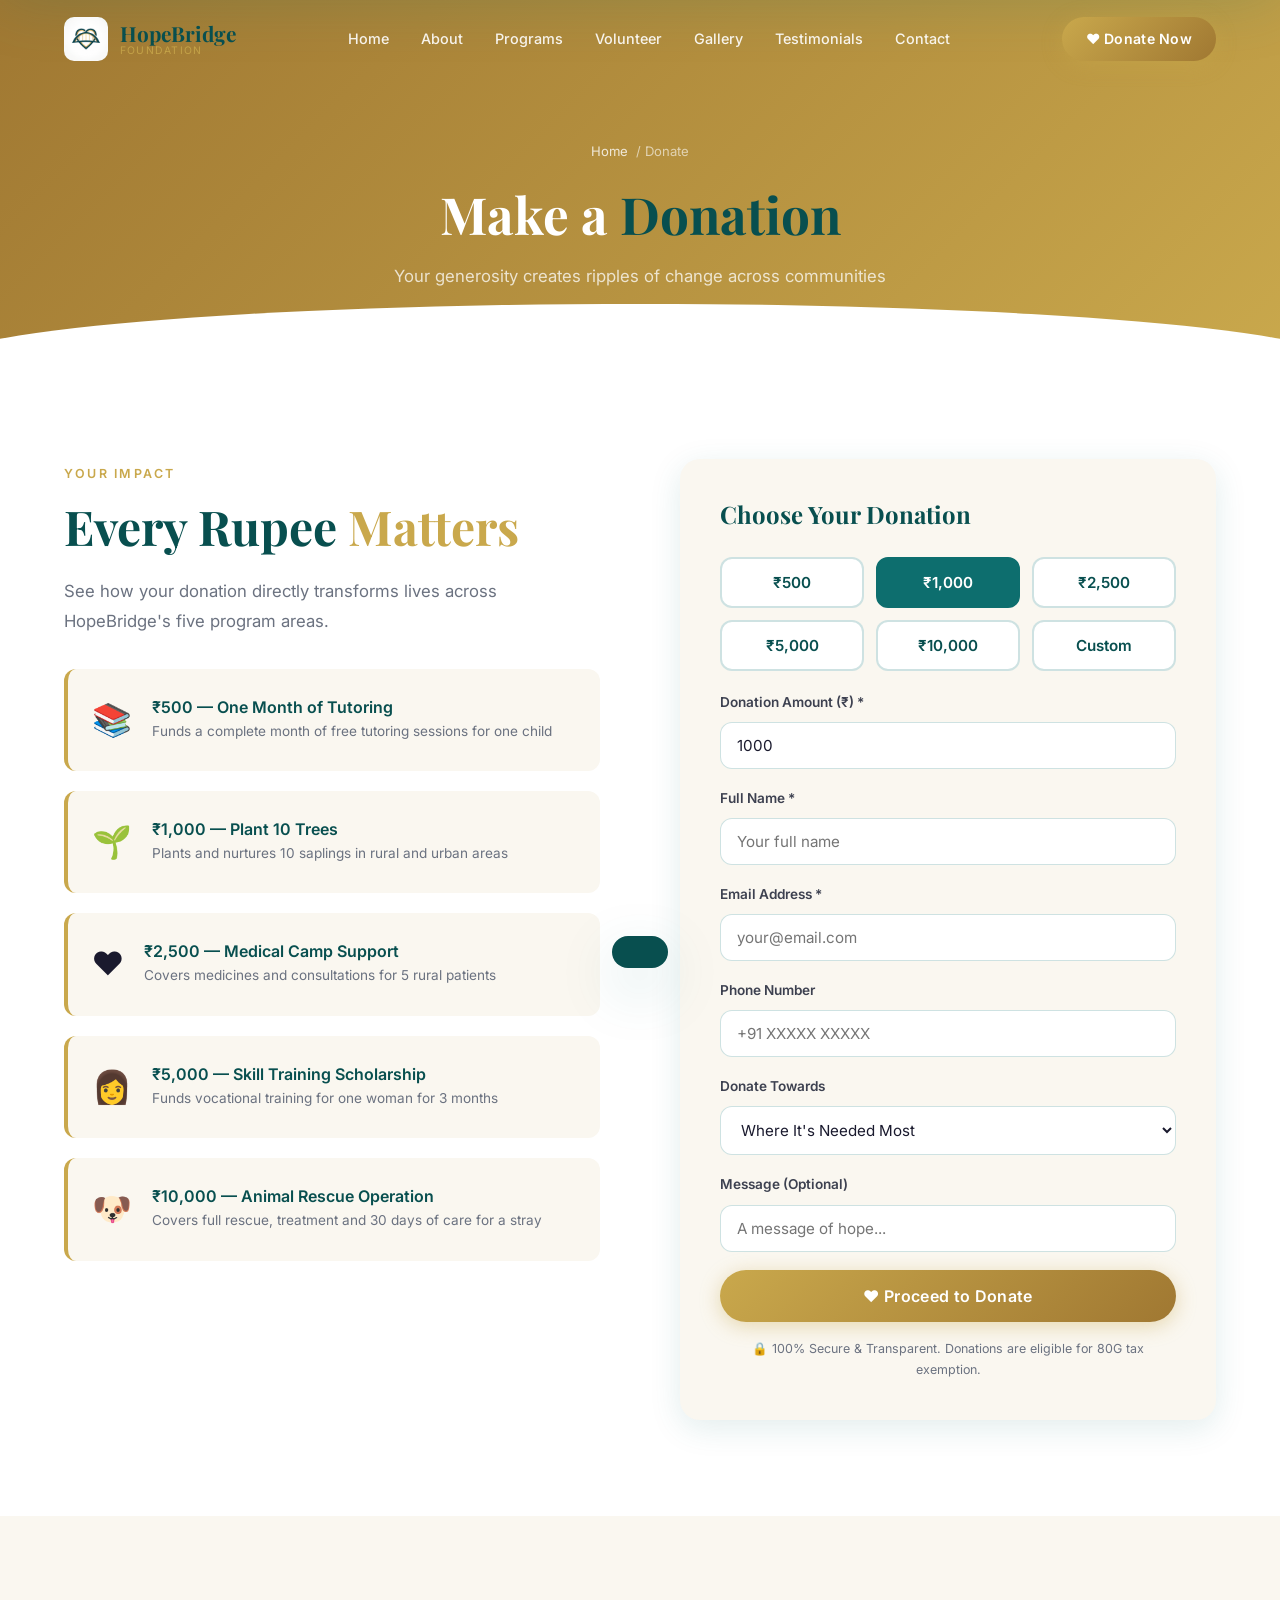
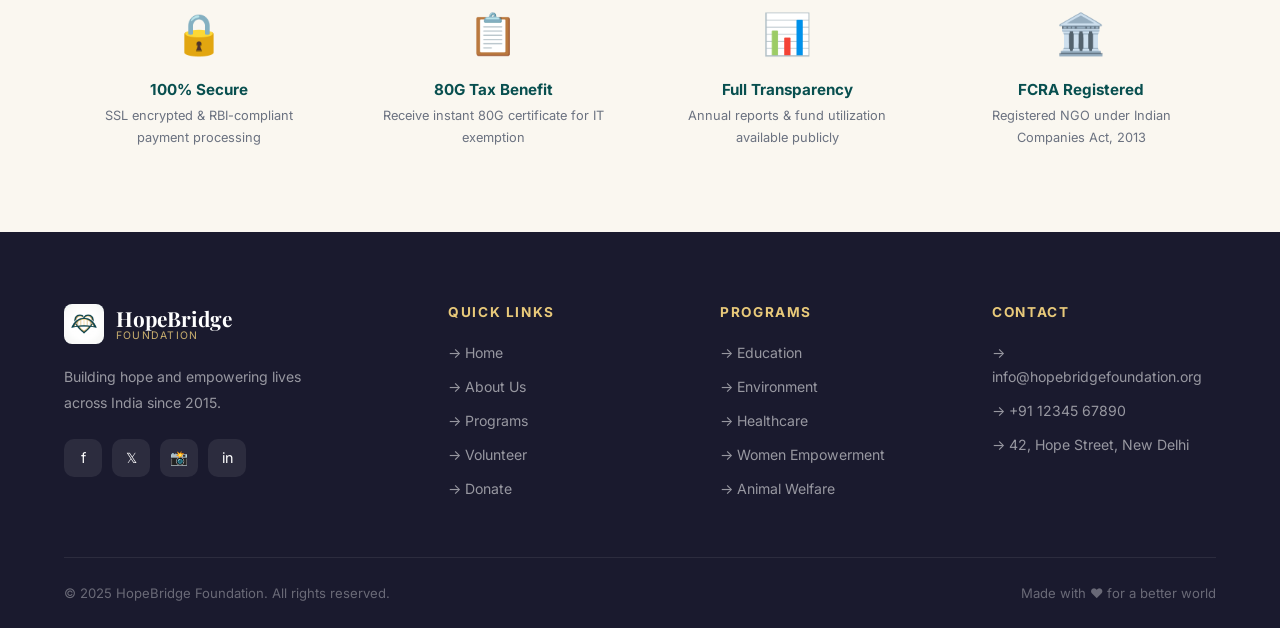
<file: donate.html>
<!DOCTYPE html>
<html lang="en">
<head>
  <meta charset="UTF-8">
  <meta name="viewport" content="width=device-width, initial-scale=1.0">
  <meta name="description" content="Donate to HopeBridge Foundation - Your contribution empowers lives through education and healthcare.">
  <title>Donate | HopeBridge Foundation</title>
  <link rel="stylesheet" href="assets/css/style.css">
</head>
<body>
<nav class="navbar scrolled" id="navbar">
  <div class="nav-inner">
    <a href="index.html" class="nav-logo"><img src="assets/images/logo.png" alt="HopeBridge Logo"><div class="nav-logo-text" style="color:var(--teal-dark)">HopeBridge<span style="color:var(--gold)">Foundation</span></div></a>
    <ul class="nav-links"><li><a href="index.html">Home</a></li><li><a href="about.html">About</a></li><li><a href="programs.html">Programs</a></li><li><a href="volunteer.html">Volunteer</a></li><li><a href="gallery.html">Gallery</a></li><li><a href="testimonials.html">Testimonials</a></li><li><a href="contact.html">Contact</a></li></ul>
    <div class="nav-cta"><a href="donate.html" class="btn btn-primary">❤ Donate Now</a></div>
    <div class="hamburger" id="hamburger" onclick="toggleMobileNav()"><span style="background:var(--text-dark)"></span><span style="background:var(--text-dark)"></span><span style="background:var(--text-dark)"></span></div>
  </div>
</nav>
<nav class="mobile-nav" id="mobileNav"><a href="index.html">Home</a><a href="about.html">About</a><a href="programs.html">Programs</a><a href="volunteer.html">Volunteer</a><a href="gallery.html">Gallery</a><a href="testimonials.html">Testimonials</a><a href="contact.html">Contact</a><a href="donate.html" class="btn btn-primary">❤ Donate Now</a></nav>

<section class="page-hero" style="background:linear-gradient(135deg,var(--gold-dark),var(--gold))">
  <div class="container">
    <div class="breadcrumb"><a href="index.html" style="color:rgba(255,255,255,0.8)">Home</a> / Donate</div>
    <h1>Make a <span style="color:var(--teal-dark)">Donation</span></h1>
    <p>Your generosity creates ripples of change across communities</p>
  </div>
</section>

<section class="section-pad">
  <div class="container">
    <div class="donate-inner">
      <div class="donate-info fade-up">
        <span class="section-label">Your Impact</span>
        <h2 class="section-title">Every Rupee <span>Matters</span></h2>
        <p class="section-desc" style="margin-bottom:32px">See how your donation directly transforms lives across HopeBridge's five program areas.</p>
        <div class="impact-cards">
          <div class="impact-card">
            <div class="impact-icon">📚</div>
            <div class="impact-text"><h4>₹500 — One Month of Tutoring</h4><p>Funds a complete month of free tutoring sessions for one child</p></div>
          </div>
          <div class="impact-card">
            <div class="impact-icon">🌱</div>
            <div class="impact-text"><h4>₹1,000 — Plant 10 Trees</h4><p>Plants and nurtures 10 saplings in rural and urban areas</p></div>
          </div>
          <div class="impact-card">
            <div class="impact-icon">❤️</div>
            <div class="impact-text"><h4>₹2,500 — Medical Camp Support</h4><p>Covers medicines and consultations for 5 rural patients</p></div>
          </div>
          <div class="impact-card">
            <div class="impact-icon">👩</div>
            <div class="impact-text"><h4>₹5,000 — Skill Training Scholarship</h4><p>Funds vocational training for one woman for 3 months</p></div>
          </div>
          <div class="impact-card">
            <div class="impact-icon">🐶</div>
            <div class="impact-text"><h4>₹10,000 — Animal Rescue Operation</h4><p>Covers full rescue, treatment and 30 days of care for a stray</p></div>
          </div>
        </div>
      </div>

      <div class="donate-form-wrap fade-up" style="transition-delay:0.2s">
        <h3>Choose Your Donation</h3>
        <div class="amount-grid">
          <button class="amount-btn" onclick="selectAmount(this,'500')">₹500</button>
          <button class="amount-btn active" onclick="selectAmount(this,'1000')">₹1,000</button>
          <button class="amount-btn" onclick="selectAmount(this,'2500')">₹2,500</button>
          <button class="amount-btn" onclick="selectAmount(this,'5000')">₹5,000</button>
          <button class="amount-btn" onclick="selectAmount(this,'10000')">₹10,000</button>
          <button class="amount-btn" onclick="selectAmount(this,'')">Custom</button>
        </div>
        <form onsubmit="handleDonateSubmit(event)">
          <div class="form-group"><label>Donation Amount (₹) *</label><input type="number" id="customAmount" value="1000" placeholder="Enter amount" min="100" required></div>
          <div class="form-group"><label>Full Name *</label><input type="text" placeholder="Your full name" required></div>
          <div class="form-group"><label>Email Address *</label><input type="email" placeholder="your@email.com" required></div>
          <div class="form-group"><label>Phone Number</label><input type="tel" placeholder="+91 XXXXX XXXXX"></div>
          <div class="form-group"><label>Donate Towards</label>
            <select style="width:100%;padding:13px 16px;border:1.5px solid rgba(13,110,110,0.2);border-radius:var(--radius);font-family:'Inter',sans-serif;font-size:0.95rem;background:var(--white);outline:none">
              <option>Where It's Needed Most</option>
              <option>📚 Education Support</option>
              <option>🌱 Environment Program</option>
              <option>❤️ Healthcare</option>
              <option>👩 Women Empowerment</option>
              <option>🐶 Animal Welfare</option>
            </select>
          </div>
          <div class="form-group"><label>Message (Optional)</label><input type="text" placeholder="A message of hope..."></div>
          <button type="submit" class="btn btn-primary" style="width:100%;justify-content:center;padding:16px;font-size:1rem">❤ Proceed to Donate</button>
        </form>
        <p style="font-size:0.78rem;color:var(--text-light);text-align:center;margin-top:16px">🔒 100% Secure & Transparent. Donations are eligible for 80G tax exemption.</p>
      </div>
    </div>
  </div>
</section>

<!-- TRUST BADGES -->
<section style="background:var(--cream);padding:56px 0">
  <div class="container">
    <div style="display:grid;grid-template-columns:repeat(4,1fr);gap:24px;text-align:center">
      <div class="fade-up" style="padding:28px 16px">
        <div style="font-size:2.5rem;margin-bottom:12px">🔒</div>
        <h4 style="font-family:'Inter',sans-serif;color:var(--teal-dark);font-size:0.95rem;margin-bottom:6px">100% Secure</h4>
        <p style="font-size:0.8rem;color:var(--text-light)">SSL encrypted & RBI-compliant payment processing</p>
      </div>
      <div class="fade-up" style="padding:28px 16px;transition-delay:0.1s">
        <div style="font-size:2.5rem;margin-bottom:12px">📋</div>
        <h4 style="font-family:'Inter',sans-serif;color:var(--teal-dark);font-size:0.95rem;margin-bottom:6px">80G Tax Benefit</h4>
        <p style="font-size:0.8rem;color:var(--text-light)">Receive instant 80G certificate for IT exemption</p>
      </div>
      <div class="fade-up" style="padding:28px 16px;transition-delay:0.2s">
        <div style="font-size:2.5rem;margin-bottom:12px">📊</div>
        <h4 style="font-family:'Inter',sans-serif;color:var(--teal-dark);font-size:0.95rem;margin-bottom:6px">Full Transparency</h4>
        <p style="font-size:0.8rem;color:var(--text-light)">Annual reports & fund utilization available publicly</p>
      </div>
      <div class="fade-up" style="padding:28px 16px;transition-delay:0.3s">
        <div style="font-size:2.5rem;margin-bottom:12px">🏛️</div>
        <h4 style="font-family:'Inter',sans-serif;color:var(--teal-dark);font-size:0.95rem;margin-bottom:6px">FCRA Registered</h4>
        <p style="font-size:0.8rem;color:var(--text-light)">Registered NGO under Indian Companies Act, 2013</p>
      </div>
    </div>
  </div>
</section>

<footer class="footer"><div class="container"><div class="footer-grid"><div class="footer-brand"><div class="nav-logo"><img src="assets/images/logo.png" alt="Logo" style="width:40px;height:40px;border-radius:8px"><div class="nav-logo-text">HopeBridge<span>Foundation</span></div></div><p>Building hope and empowering lives across India since 2015.</p><div class="footer-social"><a href="#" class="social-btn">f</a><a href="#" class="social-btn">𝕏</a><a href="#" class="social-btn">📸</a><a href="#" class="social-btn">in</a></div></div><div class="footer-col"><h4>Quick Links</h4><ul><li><a href="index.html">→ Home</a></li><li><a href="about.html">→ About Us</a></li><li><a href="programs.html">→ Programs</a></li><li><a href="volunteer.html">→ Volunteer</a></li><li><a href="donate.html">→ Donate</a></li></ul></div><div class="footer-col"><h4>Programs</h4><ul><li><a href="programs.html">→ Education</a></li><li><a href="programs.html">→ Environment</a></li><li><a href="programs.html">→ Healthcare</a></li><li><a href="programs.html">→ Women Empowerment</a></li><li><a href="programs.html">→ Animal Welfare</a></li></ul></div><div class="footer-col"><h4>Contact</h4><ul><li><a href="mailto:info@hopebridgefoundation.org">→ info@hopebridgefoundation.org</a></li><li><a href="tel:+911234567890">→ +91 12345 67890</a></li><li><a href="#">→ 42, Hope Street, New Delhi</a></li></ul></div></div><div class="footer-bottom"><span>© 2025 HopeBridge Foundation. All rights reserved.</span><span>Made with ❤ for a better world</span></div></div></footer>
<button class="scroll-top" id="scrollTop" onclick="window.scrollTo({top:0,behavior:'smooth'})">↑</button>
<div class="toast" id="toast"></div>
<script src="assets/js/main.js"></script>
<script>
function handleDonateSubmit(e) {
  e.preventDefault();
  const amount = document.getElementById('customAmount').value;
  const btn = e.target.querySelector('button[type="submit"]');
  btn.textContent = '✓ Processing...';
  setTimeout(() => {
    btn.textContent = '✓ Thank You for Your Donation!';
    btn.style.background = 'linear-gradient(135deg,#0d6e6e,#1a9090)';
    showToast('✓ Thank you! Your donation of ₹' + amount + ' has been received.');
    setTimeout(() => { btn.textContent = '❤ Proceed to Donate'; btn.style.background=''; e.target.reset(); document.getElementById('customAmount').value='1000'; }, 4000);
  }, 1500);
}
</script>
</body>
</html>
</file>
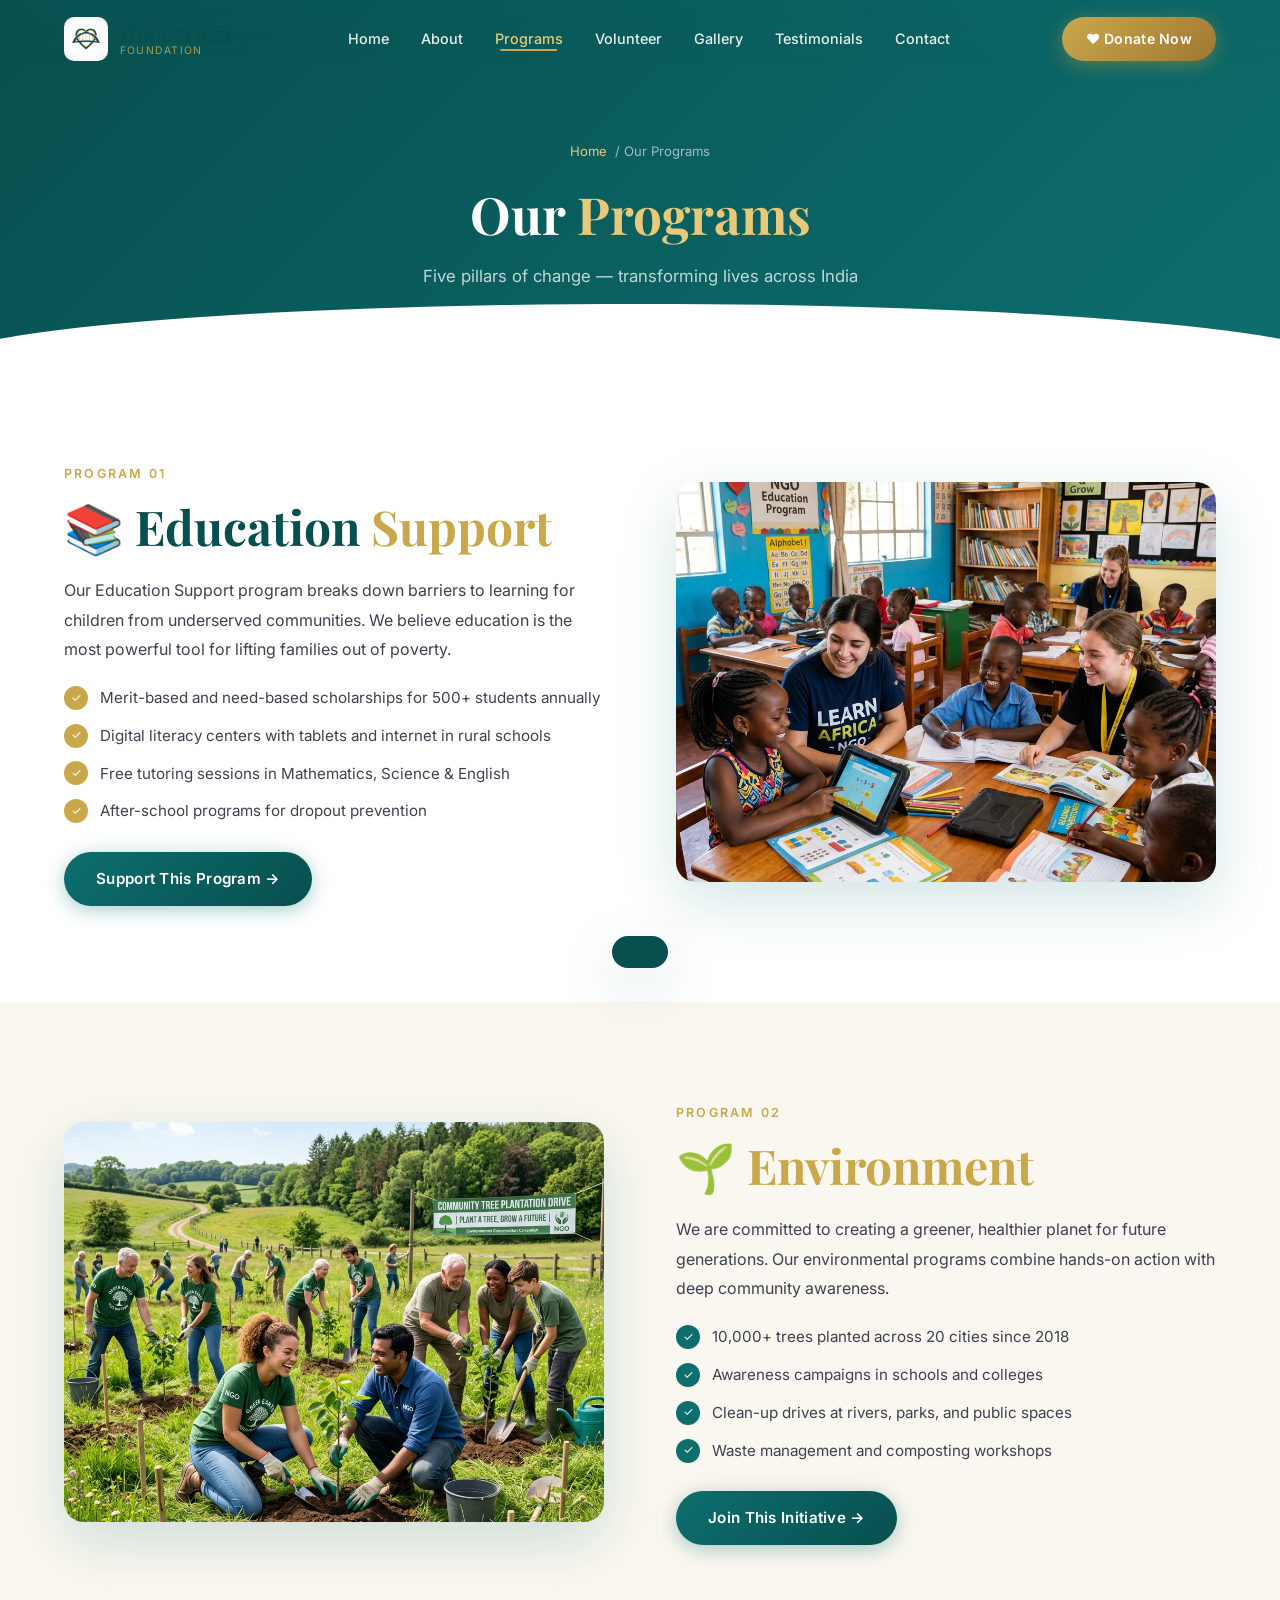
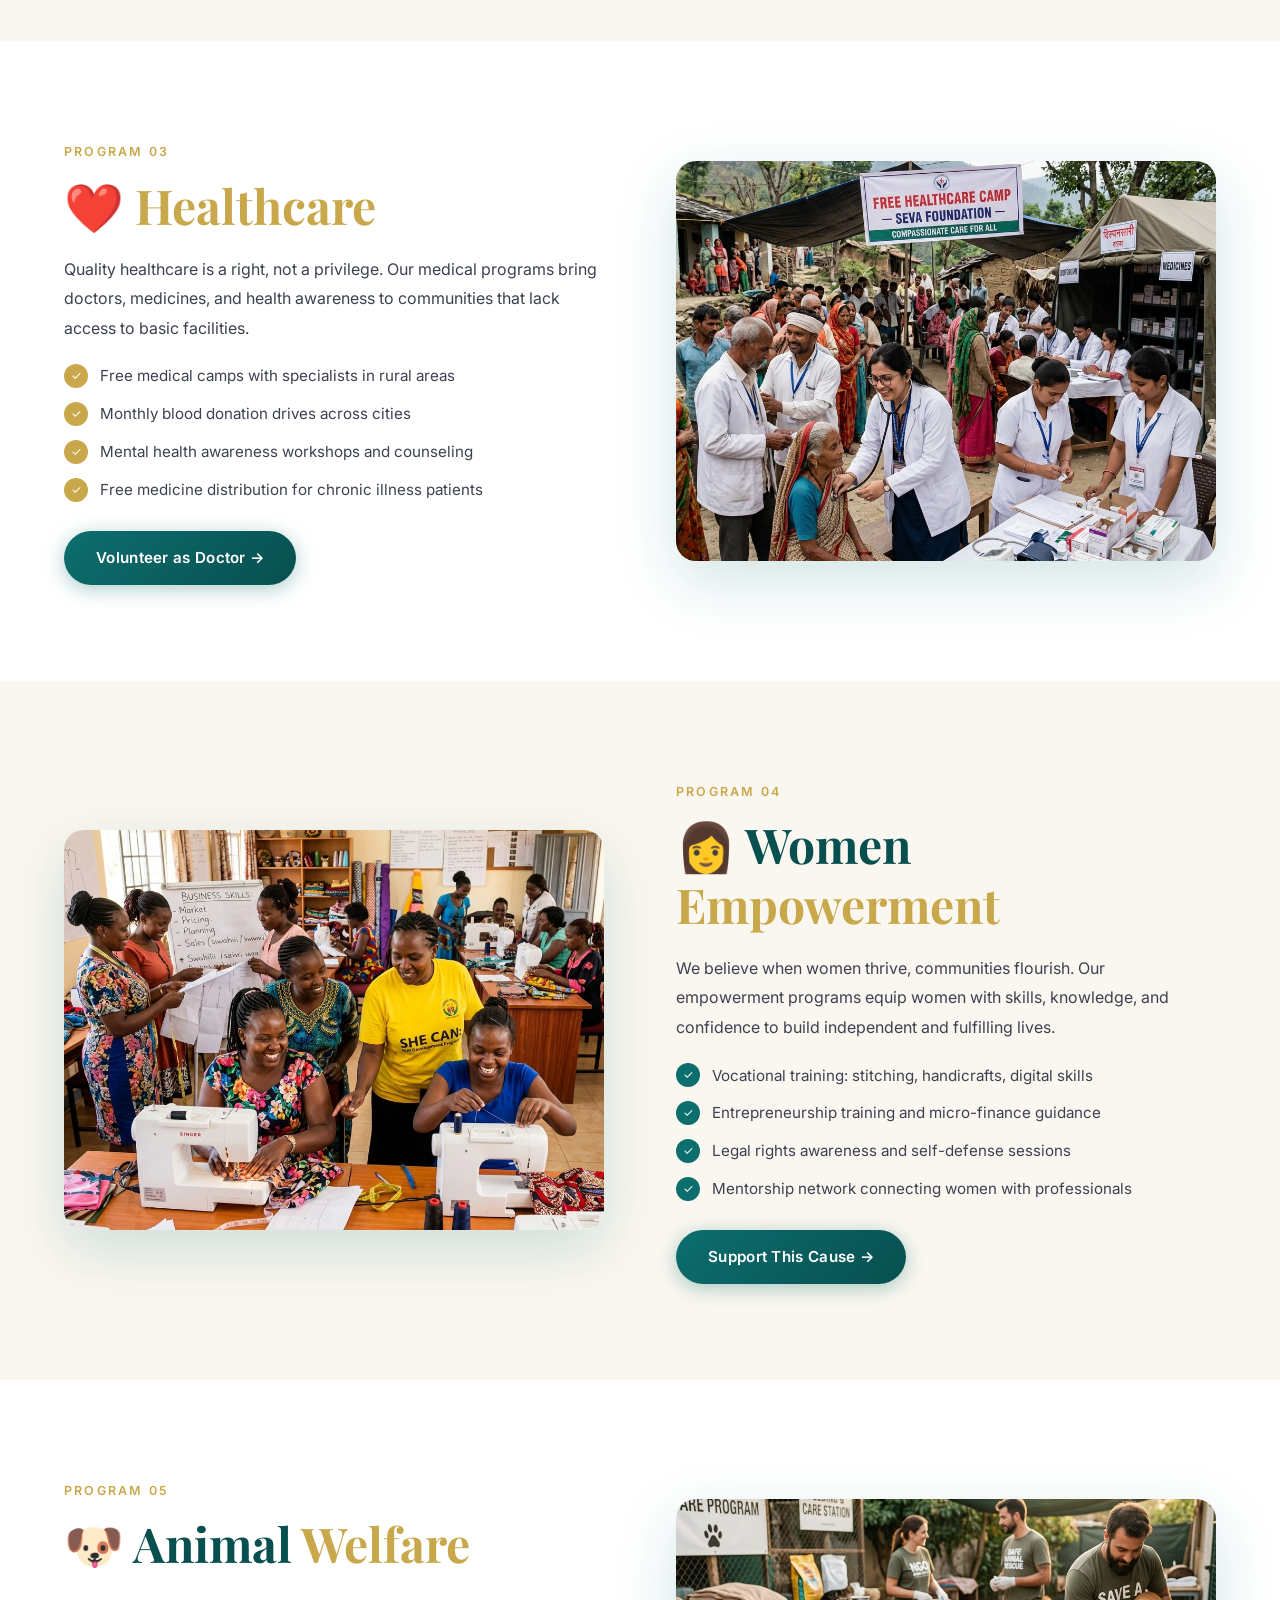
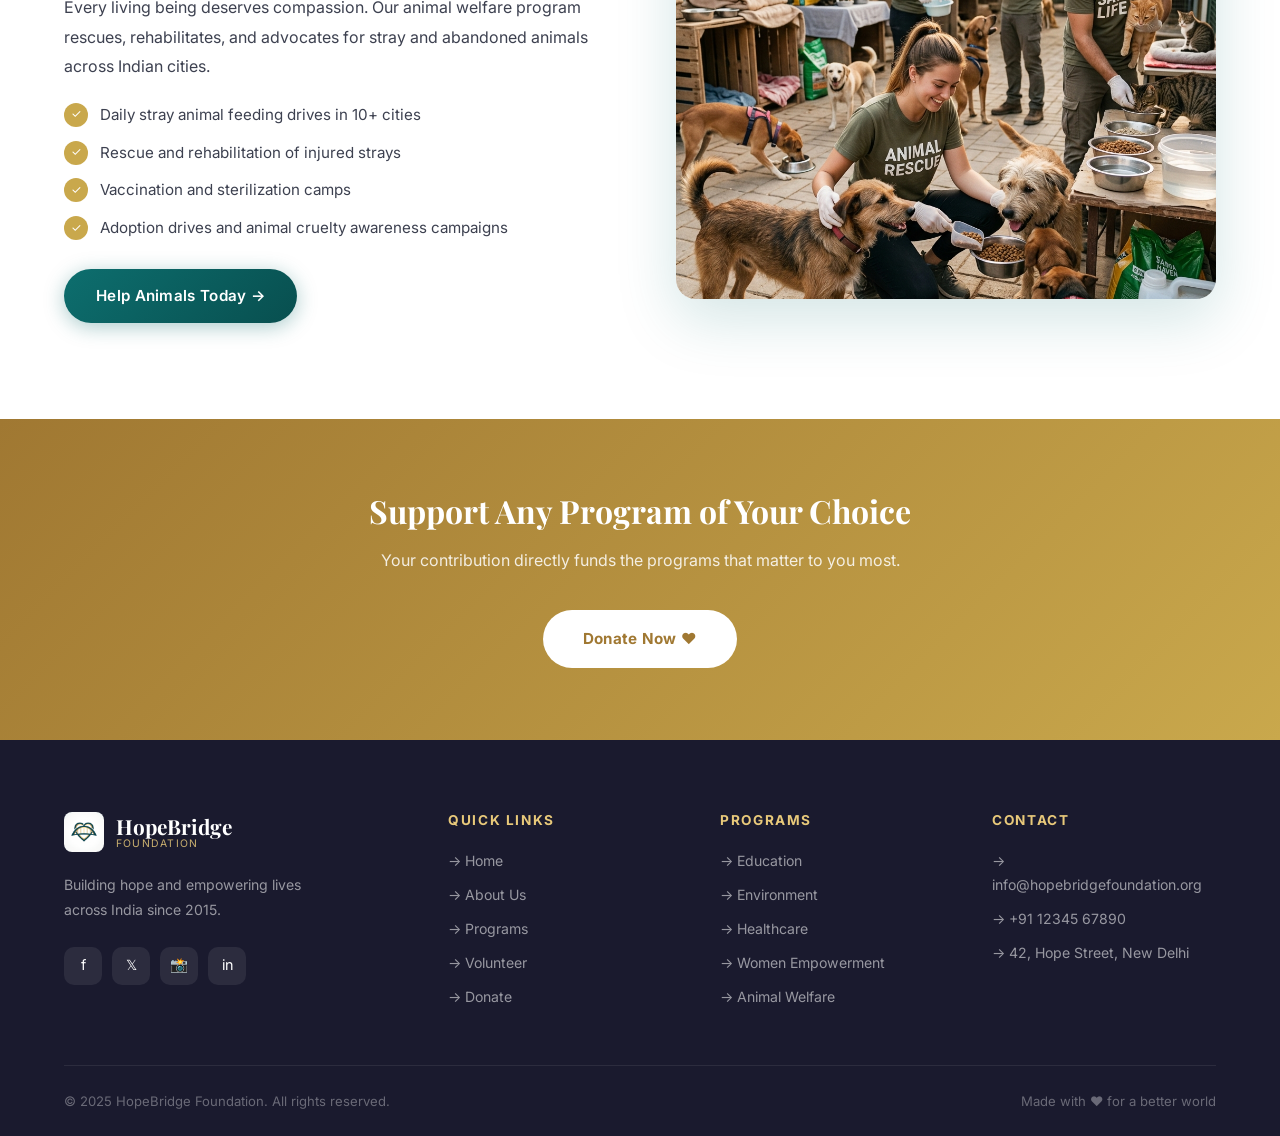
<file: programs.html>
<!DOCTYPE html>
<html lang="en">
<head>
  <meta charset="UTF-8">
  <meta name="viewport" content="width=device-width, initial-scale=1.0">
  <meta name="description" content="Our Programs - Education, Healthcare, Environment, Women Empowerment, Animal Welfare | HopeBridge Foundation">
  <title>Our Programs | HopeBridge Foundation</title>
  <link rel="stylesheet" href="assets/css/style.css">
</head>
<body>
<nav class="navbar scrolled" id="navbar">
  <div class="nav-inner">
    <a href="index.html" class="nav-logo">
      <img src="assets/images/logo.png" alt="HopeBridge Logo">
      <div class="nav-logo-text" style="color:var(--teal-dark)">HopeBridge<span style="color:var(--gold)">Foundation</span></div>
    </a>
    <ul class="nav-links">
      <li><a href="index.html">Home</a></li><li><a href="about.html">About</a></li>
      <li><a href="programs.html" class="active">Programs</a></li><li><a href="volunteer.html">Volunteer</a></li>
      <li><a href="gallery.html">Gallery</a></li><li><a href="testimonials.html">Testimonials</a></li>
      <li><a href="contact.html">Contact</a></li>
    </ul>
    <div class="nav-cta"><a href="donate.html" class="btn btn-primary">❤ Donate Now</a></div>
    <div class="hamburger" id="hamburger" onclick="toggleMobileNav()"><span style="background:var(--text-dark)"></span><span style="background:var(--text-dark)"></span><span style="background:var(--text-dark)"></span></div>
  </div>
</nav>
<nav class="mobile-nav" id="mobileNav">
  <a href="index.html">Home</a><a href="about.html">About</a><a href="programs.html">Programs</a>
  <a href="volunteer.html">Volunteer</a><a href="gallery.html">Gallery</a>
  <a href="testimonials.html">Testimonials</a><a href="contact.html">Contact</a>
  <a href="donate.html" class="btn btn-primary">❤ Donate Now</a>
</nav>

<section class="page-hero">
  <div class="container">
    <div class="breadcrumb"><a href="index.html">Home</a> / Our Programs</div>
    <h1>Our <span style="color:var(--gold-light)">Programs</span></h1>
    <p>Five pillars of change — transforming lives across India</p>
  </div>
</section>

<!-- PROGRAM 1: EDUCATION -->
<section class="section-pad" id="education">
  <div class="container">
    <div style="display:grid;grid-template-columns:1fr 1fr;gap:72px;align-items:center">
      <div class="fade-up">
        <span class="section-label">Program 01</span>
        <h2 class="section-title">📚 Education <span>Support</span></h2>
        <p style="color:var(--text-mid);line-height:1.85;margin-bottom:20px">Our Education Support program breaks down barriers to learning for children from underserved communities. We believe education is the most powerful tool for lifting families out of poverty.</p>
        <ul style="display:flex;flex-direction:column;gap:12px;margin-bottom:28px">
          <li style="display:flex;align-items:center;gap:12px;font-size:0.95rem;color:var(--text-mid)"><span style="background:var(--gold);color:white;width:24px;height:24px;border-radius:50%;display:flex;align-items:center;justify-content:center;font-size:0.75rem;flex-shrink:0">✓</span>Merit-based and need-based scholarships for 500+ students annually</li>
          <li style="display:flex;align-items:center;gap:12px;font-size:0.95rem;color:var(--text-mid)"><span style="background:var(--gold);color:white;width:24px;height:24px;border-radius:50%;display:flex;align-items:center;justify-content:center;font-size:0.75rem;flex-shrink:0">✓</span>Digital literacy centers with tablets and internet in rural schools</li>
          <li style="display:flex;align-items:center;gap:12px;font-size:0.95rem;color:var(--text-mid)"><span style="background:var(--gold);color:white;width:24px;height:24px;border-radius:50%;display:flex;align-items:center;justify-content:center;font-size:0.75rem;flex-shrink:0">✓</span>Free tutoring sessions in Mathematics, Science & English</li>
          <li style="display:flex;align-items:center;gap:12px;font-size:0.95rem;color:var(--text-mid)"><span style="background:var(--gold);color:white;width:24px;height:24px;border-radius:50%;display:flex;align-items:center;justify-content:center;font-size:0.75rem;flex-shrink:0">✓</span>After-school programs for dropout prevention</li>
        </ul>
        <a href="volunteer.html" class="btn btn-teal">Support This Program →</a>
      </div>
      <div class="fade-in"><img src="assets/images/gallery_education.png" alt="Education" style="border-radius:var(--radius-lg);box-shadow:var(--shadow-lg);width:100%;height:400px;object-fit:cover"></div>
    </div>
  </div>
</section>

<!-- PROGRAM 2: ENVIRONMENT -->
<section class="section-pad" style="background:var(--cream)" id="environment">
  <div class="container">
    <div style="display:grid;grid-template-columns:1fr 1fr;gap:72px;align-items:center">
      <div class="fade-in"><img src="assets/images/gallery_plantation.png" alt="Environment" style="border-radius:var(--radius-lg);box-shadow:var(--shadow-lg);width:100%;height:400px;object-fit:cover"></div>
      <div class="fade-up">
        <span class="section-label">Program 02</span>
        <h2 class="section-title">🌱 <span>Environment</span></h2>
        <p style="color:var(--text-mid);line-height:1.85;margin-bottom:20px">We are committed to creating a greener, healthier planet for future generations. Our environmental programs combine hands-on action with deep community awareness.</p>
        <ul style="display:flex;flex-direction:column;gap:12px;margin-bottom:28px">
          <li style="display:flex;align-items:center;gap:12px;font-size:0.95rem;color:var(--text-mid)"><span style="background:var(--teal);color:white;width:24px;height:24px;border-radius:50%;display:flex;align-items:center;justify-content:center;font-size:0.75rem;flex-shrink:0">✓</span>10,000+ trees planted across 20 cities since 2018</li>
          <li style="display:flex;align-items:center;gap:12px;font-size:0.95rem;color:var(--text-mid)"><span style="background:var(--teal);color:white;width:24px;height:24px;border-radius:50%;display:flex;align-items:center;justify-content:center;font-size:0.75rem;flex-shrink:0">✓</span>Awareness campaigns in schools and colleges</li>
          <li style="display:flex;align-items:center;gap:12px;font-size:0.95rem;color:var(--text-mid)"><span style="background:var(--teal);color:white;width:24px;height:24px;border-radius:50%;display:flex;align-items:center;justify-content:center;font-size:0.75rem;flex-shrink:0">✓</span>Clean-up drives at rivers, parks, and public spaces</li>
          <li style="display:flex;align-items:center;gap:12px;font-size:0.95rem;color:var(--text-mid)"><span style="background:var(--teal);color:white;width:24px;height:24px;border-radius:50%;display:flex;align-items:center;justify-content:center;font-size:0.75rem;flex-shrink:0">✓</span>Waste management and composting workshops</li>
        </ul>
        <a href="volunteer.html" class="btn btn-teal">Join This Initiative →</a>
      </div>
    </div>
  </div>
</section>

<!-- PROGRAM 3: HEALTHCARE -->
<section class="section-pad" id="healthcare">
  <div class="container">
    <div style="display:grid;grid-template-columns:1fr 1fr;gap:72px;align-items:center">
      <div class="fade-up">
        <span class="section-label">Program 03</span>
        <h2 class="section-title">❤️ <span>Healthcare</span></h2>
        <p style="color:var(--text-mid);line-height:1.85;margin-bottom:20px">Quality healthcare is a right, not a privilege. Our medical programs bring doctors, medicines, and health awareness to communities that lack access to basic facilities.</p>
        <ul style="display:flex;flex-direction:column;gap:12px;margin-bottom:28px">
          <li style="display:flex;align-items:center;gap:12px;font-size:0.95rem;color:var(--text-mid)"><span style="background:var(--gold);color:white;width:24px;height:24px;border-radius:50%;display:flex;align-items:center;justify-content:center;font-size:0.75rem;flex-shrink:0">✓</span>Free medical camps with specialists in rural areas</li>
          <li style="display:flex;align-items:center;gap:12px;font-size:0.95rem;color:var(--text-mid)"><span style="background:var(--gold);color:white;width:24px;height:24px;border-radius:50%;display:flex;align-items:center;justify-content:center;font-size:0.75rem;flex-shrink:0">✓</span>Monthly blood donation drives across cities</li>
          <li style="display:flex;align-items:center;gap:12px;font-size:0.95rem;color:var(--text-mid)"><span style="background:var(--gold);color:white;width:24px;height:24px;border-radius:50%;display:flex;align-items:center;justify-content:center;font-size:0.75rem;flex-shrink:0">✓</span>Mental health awareness workshops and counseling</li>
          <li style="display:flex;align-items:center;gap:12px;font-size:0.95rem;color:var(--text-mid)"><span style="background:var(--gold);color:white;width:24px;height:24px;border-radius:50%;display:flex;align-items:center;justify-content:center;font-size:0.75rem;flex-shrink:0">✓</span>Free medicine distribution for chronic illness patients</li>
        </ul>
        <a href="volunteer.html" class="btn btn-teal">Volunteer as Doctor →</a>
      </div>
      <div class="fade-in"><img src="assets/images/gallery_medical.png" alt="Healthcare" style="border-radius:var(--radius-lg);box-shadow:var(--shadow-lg);width:100%;height:400px;object-fit:cover"></div>
    </div>
  </div>
</section>

<!-- PROGRAM 4: WOMEN -->
<section class="section-pad" style="background:var(--cream)" id="women">
  <div class="container">
    <div style="display:grid;grid-template-columns:1fr 1fr;gap:72px;align-items:center">
      <div class="fade-in"><img src="assets/images/gallery_women.png" alt="Women Empowerment" style="border-radius:var(--radius-lg);box-shadow:var(--shadow-lg);width:100%;height:400px;object-fit:cover"></div>
      <div class="fade-up">
        <span class="section-label">Program 04</span>
        <h2 class="section-title">👩 Women <span>Empowerment</span></h2>
        <p style="color:var(--text-mid);line-height:1.85;margin-bottom:20px">We believe when women thrive, communities flourish. Our empowerment programs equip women with skills, knowledge, and confidence to build independent and fulfilling lives.</p>
        <ul style="display:flex;flex-direction:column;gap:12px;margin-bottom:28px">
          <li style="display:flex;align-items:center;gap:12px;font-size:0.95rem;color:var(--text-mid)"><span style="background:var(--teal);color:white;width:24px;height:24px;border-radius:50%;display:flex;align-items:center;justify-content:center;font-size:0.75rem;flex-shrink:0">✓</span>Vocational training: stitching, handicrafts, digital skills</li>
          <li style="display:flex;align-items:center;gap:12px;font-size:0.95rem;color:var(--text-mid)"><span style="background:var(--teal);color:white;width:24px;height:24px;border-radius:50%;display:flex;align-items:center;justify-content:center;font-size:0.75rem;flex-shrink:0">✓</span>Entrepreneurship training and micro-finance guidance</li>
          <li style="display:flex;align-items:center;gap:12px;font-size:0.95rem;color:var(--text-mid)"><span style="background:var(--teal);color:white;width:24px;height:24px;border-radius:50%;display:flex;align-items:center;justify-content:center;font-size:0.75rem;flex-shrink:0">✓</span>Legal rights awareness and self-defense sessions</li>
          <li style="display:flex;align-items:center;gap:12px;font-size:0.95rem;color:var(--text-mid)"><span style="background:var(--teal);color:white;width:24px;height:24px;border-radius:50%;display:flex;align-items:center;justify-content:center;font-size:0.75rem;flex-shrink:0">✓</span>Mentorship network connecting women with professionals</li>
        </ul>
        <a href="volunteer.html" class="btn btn-teal">Support This Cause →</a>
      </div>
    </div>
  </div>
</section>

<!-- PROGRAM 5: ANIMAL WELFARE -->
<section class="section-pad" id="animals">
  <div class="container">
    <div style="display:grid;grid-template-columns:1fr 1fr;gap:72px;align-items:center">
      <div class="fade-up">
        <span class="section-label">Program 05</span>
        <h2 class="section-title">🐶 Animal <span>Welfare</span></h2>
        <p style="color:var(--text-mid);line-height:1.85;margin-bottom:20px">Every living being deserves compassion. Our animal welfare program rescues, rehabilitates, and advocates for stray and abandoned animals across Indian cities.</p>
        <ul style="display:flex;flex-direction:column;gap:12px;margin-bottom:28px">
          <li style="display:flex;align-items:center;gap:12px;font-size:0.95rem;color:var(--text-mid)"><span style="background:var(--gold);color:white;width:24px;height:24px;border-radius:50%;display:flex;align-items:center;justify-content:center;font-size:0.75rem;flex-shrink:0">✓</span>Daily stray animal feeding drives in 10+ cities</li>
          <li style="display:flex;align-items:center;gap:12px;font-size:0.95rem;color:var(--text-mid)"><span style="background:var(--gold);color:white;width:24px;height:24px;border-radius:50%;display:flex;align-items:center;justify-content:center;font-size:0.75rem;flex-shrink:0">✓</span>Rescue and rehabilitation of injured strays</li>
          <li style="display:flex;align-items:center;gap:12px;font-size:0.95rem;color:var(--text-mid)"><span style="background:var(--gold);color:white;width:24px;height:24px;border-radius:50%;display:flex;align-items:center;justify-content:center;font-size:0.75rem;flex-shrink:0">✓</span>Vaccination and sterilization camps</li>
          <li style="display:flex;align-items:center;gap:12px;font-size:0.95rem;color:var(--text-mid)"><span style="background:var(--gold);color:white;width:24px;height:24px;border-radius:50%;display:flex;align-items:center;justify-content:center;font-size:0.75rem;flex-shrink:0">✓</span>Adoption drives and animal cruelty awareness campaigns</li>
        </ul>
        <a href="volunteer.html" class="btn btn-teal">Help Animals Today →</a>
      </div>
      <div class="fade-in"><img src="assets/images/gallery_animals.png" alt="Animal Welfare" style="border-radius:var(--radius-lg);box-shadow:var(--shadow-lg);width:100%;height:400px;object-fit:cover"></div>
    </div>
  </div>
</section>

<section style="background:linear-gradient(135deg,var(--gold-dark),var(--gold));padding:72px 0;text-align:center">
  <div class="container">
    <h2 style="color:var(--white);font-size:2rem;margin-bottom:16px">Support Any Program of Your Choice</h2>
    <p style="color:rgba(255,255,255,0.85);margin-bottom:36px;max-width:520px;margin-left:auto;margin-right:auto">Your contribution directly funds the programs that matter to you most.</p>
    <a href="donate.html" class="btn" style="background:var(--white);color:var(--gold-dark);font-weight:700;padding:16px 40px">Donate Now ❤</a>
  </div>
</section>

<footer class="footer"><div class="container"><div class="footer-grid"><div class="footer-brand"><div class="nav-logo"><img src="assets/images/logo.png" alt="Logo" style="width:40px;height:40px;border-radius:8px"><div class="nav-logo-text">HopeBridge<span>Foundation</span></div></div><p>Building hope and empowering lives across India since 2015.</p><div class="footer-social"><a href="#" class="social-btn">f</a><a href="#" class="social-btn">𝕏</a><a href="#" class="social-btn">📸</a><a href="#" class="social-btn">in</a></div></div><div class="footer-col"><h4>Quick Links</h4><ul><li><a href="index.html">→ Home</a></li><li><a href="about.html">→ About Us</a></li><li><a href="programs.html">→ Programs</a></li><li><a href="volunteer.html">→ Volunteer</a></li><li><a href="donate.html">→ Donate</a></li></ul></div><div class="footer-col"><h4>Programs</h4><ul><li><a href="#education">→ Education</a></li><li><a href="#environment">→ Environment</a></li><li><a href="#healthcare">→ Healthcare</a></li><li><a href="#women">→ Women Empowerment</a></li><li><a href="#animals">→ Animal Welfare</a></li></ul></div><div class="footer-col"><h4>Contact</h4><ul><li><a href="mailto:info@hopebridgefoundation.org">→ info@hopebridgefoundation.org</a></li><li><a href="tel:+911234567890">→ +91 12345 67890</a></li><li><a href="#">→ 42, Hope Street, New Delhi</a></li></ul></div></div><div class="footer-bottom"><span>© 2025 HopeBridge Foundation. All rights reserved.</span><span>Made with ❤ for a better world</span></div></div></footer>
<button class="scroll-top" id="scrollTop" onclick="window.scrollTo({top:0,behavior:'smooth'})">↑</button>
<div class="toast" id="toast"></div>
<script src="assets/js/main.js"></script>
</body>
</html>
</file>
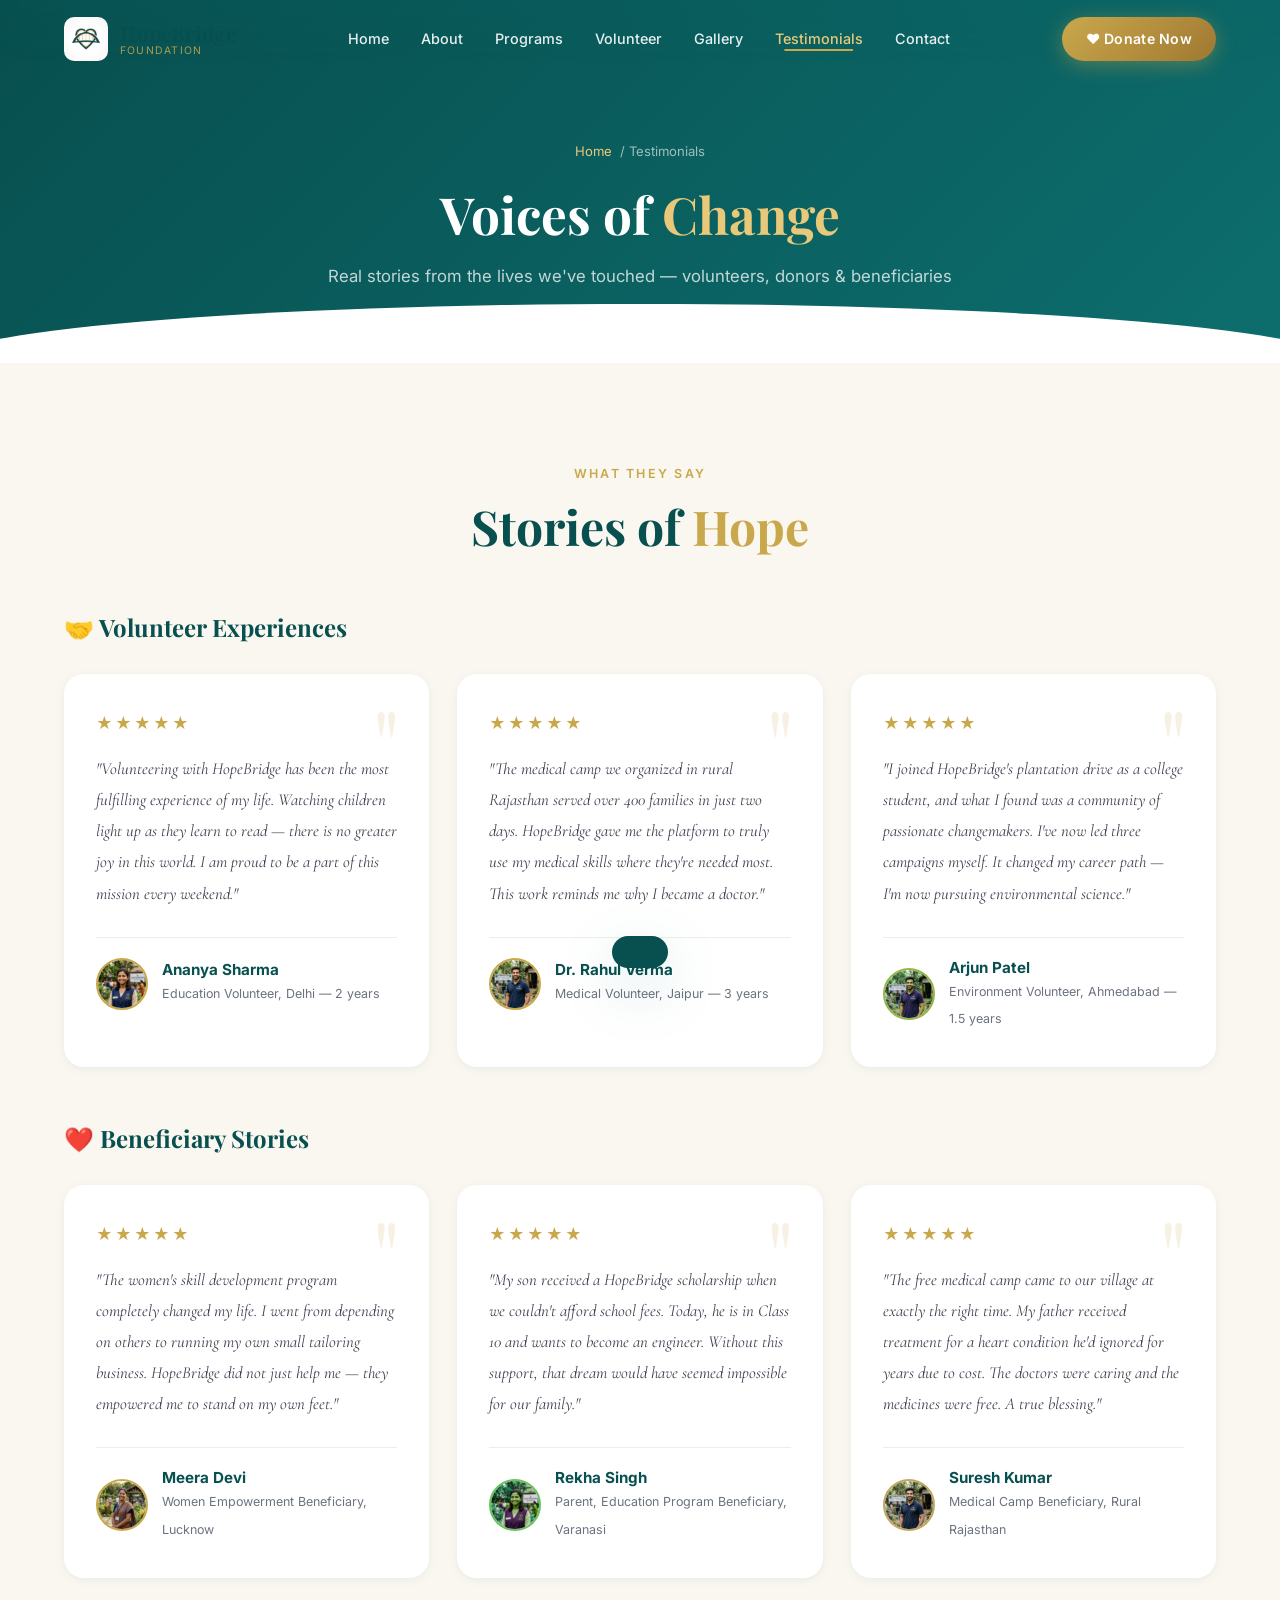
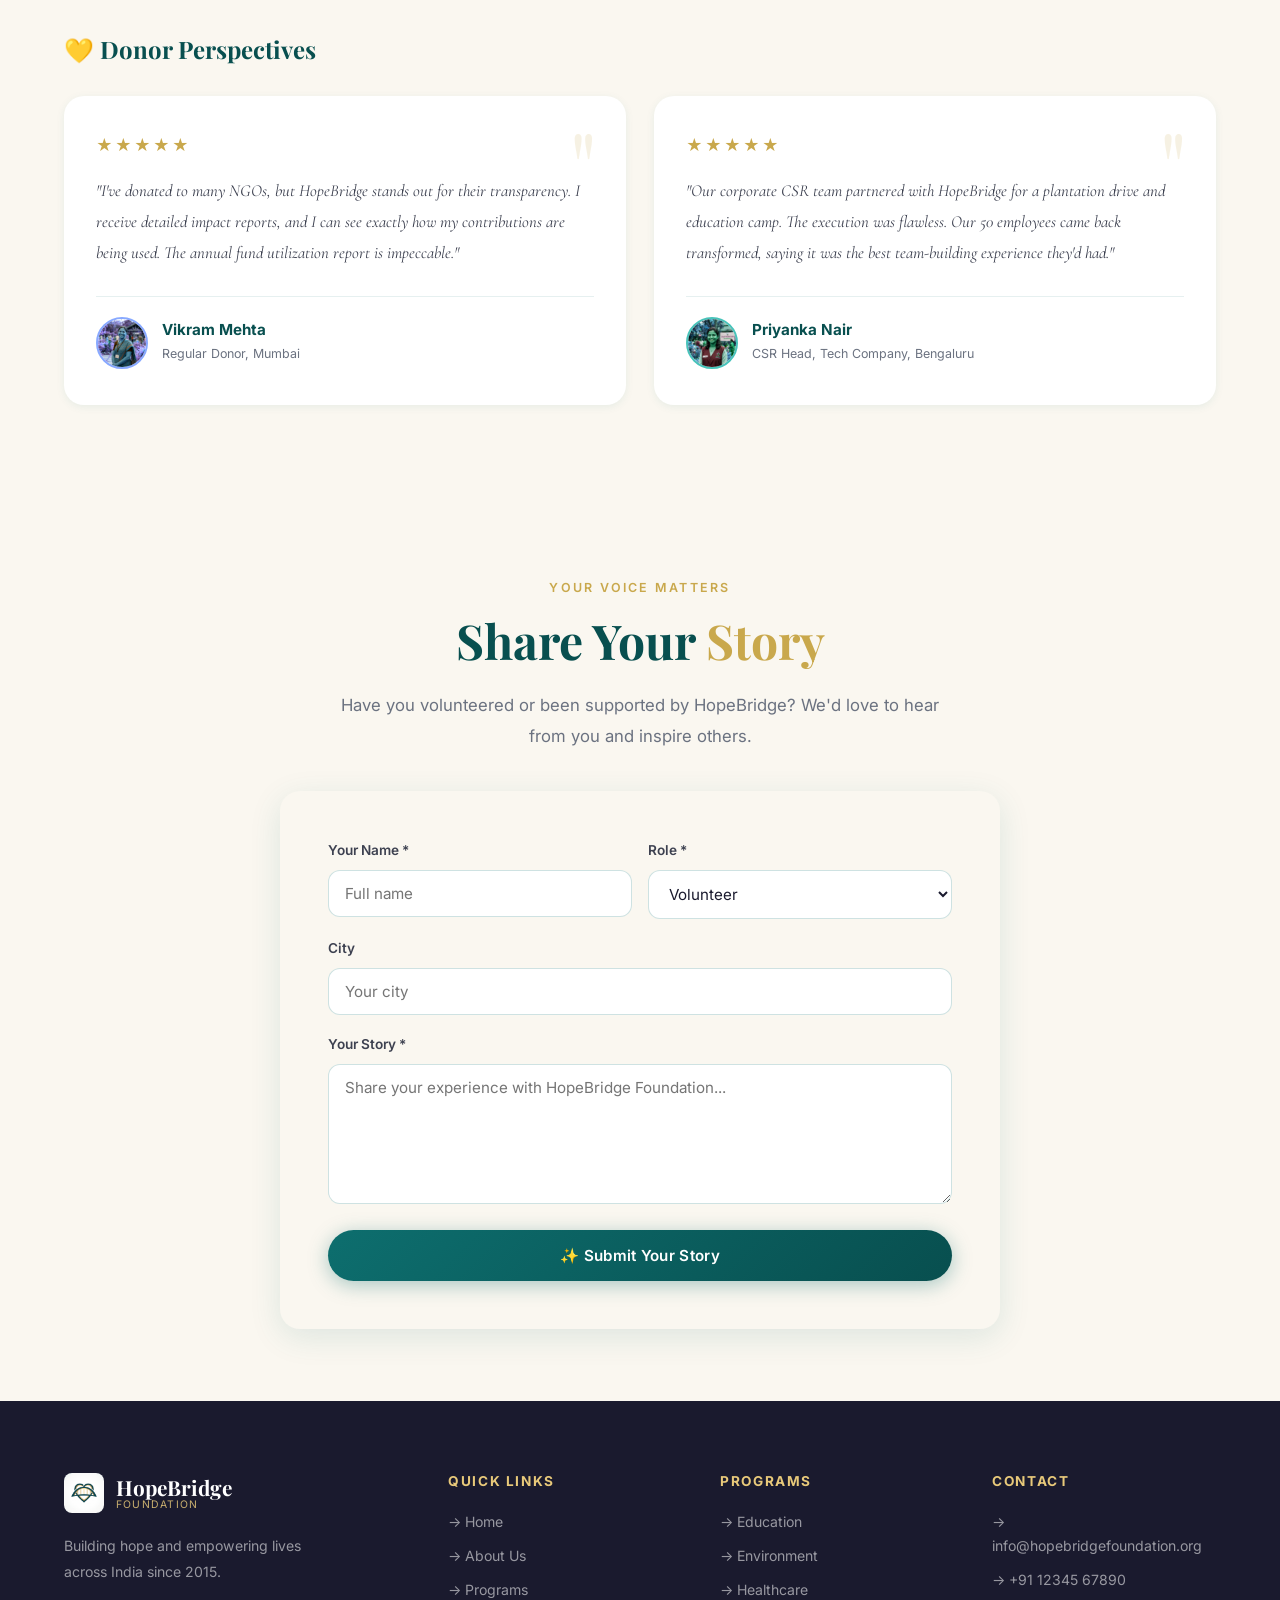
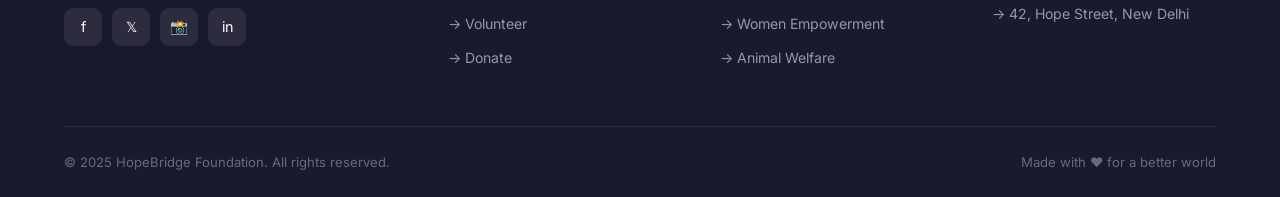
<file: testimonials.html>
<!DOCTYPE html>
<html lang="en">
<head>
  <meta charset="UTF-8">
  <meta name="viewport" content="width=device-width, initial-scale=1.0">
  <meta name="description" content="Testimonials - Hear from volunteers and beneficiaries of HopeBridge Foundation.">
  <title>Testimonials | HopeBridge Foundation</title>
  <link rel="stylesheet" href="assets/css/style.css">
</head>
<body>
<nav class="navbar scrolled" id="navbar">
  <div class="nav-inner">
    <a href="index.html" class="nav-logo"><img src="assets/images/logo.png" alt="HopeBridge Logo"><div class="nav-logo-text" style="color:var(--teal-dark)">HopeBridge<span style="color:var(--gold)">Foundation</span></div></a>
    <ul class="nav-links"><li><a href="index.html">Home</a></li><li><a href="about.html">About</a></li><li><a href="programs.html">Programs</a></li><li><a href="volunteer.html">Volunteer</a></li><li><a href="gallery.html">Gallery</a></li><li><a href="testimonials.html" class="active">Testimonials</a></li><li><a href="contact.html">Contact</a></li></ul>
    <div class="nav-cta"><a href="donate.html" class="btn btn-primary">❤ Donate Now</a></div>
    <div class="hamburger" id="hamburger" onclick="toggleMobileNav()"><span style="background:var(--text-dark)"></span><span style="background:var(--text-dark)"></span><span style="background:var(--text-dark)"></span></div>
  </div>
</nav>
<nav class="mobile-nav" id="mobileNav"><a href="index.html">Home</a><a href="about.html">About</a><a href="programs.html">Programs</a><a href="volunteer.html">Volunteer</a><a href="gallery.html">Gallery</a><a href="testimonials.html">Testimonials</a><a href="contact.html">Contact</a><a href="donate.html" class="btn btn-primary">❤ Donate Now</a></nav>

<section class="page-hero">
  <div class="container">
    <div class="breadcrumb"><a href="index.html">Home</a> / Testimonials</div>
    <h1>Voices of <span style="color:var(--gold-light)">Change</span></h1>
    <p>Real stories from the lives we've touched — volunteers, donors & beneficiaries</p>
  </div>
</section>

<section class="testimonials section-pad">
  <div class="container">
    <div style="text-align:center;margin-bottom:56px">
      <span class="section-label">What They Say</span>
      <h2 class="section-title">Stories of <span>Hope</span></h2>
    </div>

    <!-- VOLUNTEERS -->
    <h3 style="font-family:'Playfair Display',serif;color:var(--teal-dark);margin-bottom:32px;font-size:1.5rem">🤝 Volunteer Experiences</h3>
    <div class="testimonials-grid" style="margin-top:0">
      <div class="testimonial-card fade-up">
        <div class="stars">★★★★★</div>
        <p class="testimonial-text">"Volunteering with HopeBridge has been the most fulfilling experience of my life. Watching children light up as they learn to read — there is no greater joy in this world. I am proud to be a part of this mission every weekend."</p>
        <div class="testimonial-author">
          <img src="assets/images/volunteer_sarah.png" alt="Ananya Sharma">
          <div class="testimonial-author-info"><h4>Ananya Sharma</h4><span>Education Volunteer, Delhi — 2 years</span></div>
        </div>
      </div>
      <div class="testimonial-card fade-up" style="transition-delay:0.15s">
        <div class="stars">★★★★★</div>
        <p class="testimonial-text">"The medical camp we organized in rural Rajasthan served over 400 families in just two days. HopeBridge gave me the platform to truly use my medical skills where they're needed most. This work reminds me why I became a doctor."</p>
        <div class="testimonial-author">
          <img src="assets/images/volunteer_rahul.png" alt="Dr. Rahul Verma">
          <div class="testimonial-author-info"><h4>Dr. Rahul Verma</h4><span>Medical Volunteer, Jaipur — 3 years</span></div>
        </div>
      </div>
      <div class="testimonial-card fade-up" style="transition-delay:0.3s">
        <div class="stars">★★★★★</div>
        <p class="testimonial-text">"I joined HopeBridge's plantation drive as a college student, and what I found was a community of passionate changemakers. I've now led three campaigns myself. It changed my career path — I'm now pursuing environmental science."</p>
        <div class="testimonial-author">
          <img src="assets/images/volunteer_rahul.png" alt="Arjun Patel" style="filter:hue-rotate(30deg)">
          <div class="testimonial-author-info"><h4>Arjun Patel</h4><span>Environment Volunteer, Ahmedabad — 1.5 years</span></div>
        </div>
      </div>
    </div>

    <!-- BENEFICIARIES -->
    <h3 style="font-family:'Playfair Display',serif;color:var(--teal-dark);margin:56px 0 32px;font-size:1.5rem">❤️ Beneficiary Stories</h3>
    <div class="testimonials-grid" style="margin-top:0">
      <div class="testimonial-card fade-up">
        <div class="stars">★★★★★</div>
        <p class="testimonial-text">"The women's skill development program completely changed my life. I went from depending on others to running my own small tailoring business. HopeBridge did not just help me — they empowered me to stand on my own feet."</p>
        <div class="testimonial-author">
          <img src="assets/images/volunteer_priya.png" alt="Meera Devi">
          <div class="testimonial-author-info"><h4>Meera Devi</h4><span>Women Empowerment Beneficiary, Lucknow</span></div>
        </div>
      </div>
      <div class="testimonial-card fade-up" style="transition-delay:0.15s">
        <div class="stars">★★★★★</div>
        <p class="testimonial-text">"My son received a HopeBridge scholarship when we couldn't afford school fees. Today, he is in Class 10 and wants to become an engineer. Without this support, that dream would have seemed impossible for our family."</p>
        <div class="testimonial-author">
          <img src="assets/images/volunteer_sarah.png" alt="Rekha Singh" style="filter:hue-rotate(60deg)">
          <div class="testimonial-author-info"><h4>Rekha Singh</h4><span>Parent, Education Program Beneficiary, Varanasi</span></div>
        </div>
      </div>
      <div class="testimonial-card fade-up" style="transition-delay:0.3s">
        <div class="stars">★★★★★</div>
        <p class="testimonial-text">"The free medical camp came to our village at exactly the right time. My father received treatment for a heart condition he'd ignored for years due to cost. The doctors were caring and the medicines were free. A true blessing."</p>
        <div class="testimonial-author">
          <img src="assets/images/volunteer_rahul.png" alt="Suresh Kumar" style="filter:saturate(0.8)">
          <div class="testimonial-author-info"><h4>Suresh Kumar</h4><span>Medical Camp Beneficiary, Rural Rajasthan</span></div>
        </div>
      </div>
    </div>

    <!-- DONOR -->
    <h3 style="font-family:'Playfair Display',serif;color:var(--teal-dark);margin:56px 0 32px;font-size:1.5rem">💛 Donor Perspectives</h3>
    <div style="display:grid;grid-template-columns:1fr 1fr;gap:28px">
      <div class="testimonial-card fade-up">
        <div class="stars">★★★★★</div>
        <p class="testimonial-text">"I've donated to many NGOs, but HopeBridge stands out for their transparency. I receive detailed impact reports, and I can see exactly how my contributions are being used. The annual fund utilization report is impeccable."</p>
        <div class="testimonial-author">
          <img src="assets/images/volunteer_priya.png" alt="Vikram Mehta" style="filter:hue-rotate(180deg)">
          <div class="testimonial-author-info"><h4>Vikram Mehta</h4><span>Regular Donor, Mumbai</span></div>
        </div>
      </div>
      <div class="testimonial-card fade-up" style="transition-delay:0.15s">
        <div class="stars">★★★★★</div>
        <p class="testimonial-text">"Our corporate CSR team partnered with HopeBridge for a plantation drive and education camp. The execution was flawless. Our 50 employees came back transformed, saying it was the best team-building experience they'd had."</p>
        <div class="testimonial-author">
          <img src="assets/images/volunteer_sarah.png" alt="Priyanka Nair" style="filter:hue-rotate(120deg)">
          <div class="testimonial-author-info"><h4>Priyanka Nair</h4><span>CSR Head, Tech Company, Bengaluru</span></div>
        </div>
      </div>
    </div>
  </div>
</section>

<!-- SHARE YOUR STORY -->
<section style="background:var(--cream);padding:72px 0">
  <div class="container" style="text-align:center">
    <span class="section-label">Your Voice Matters</span>
    <h2 class="section-title">Share Your <span>Story</span></h2>
    <p class="section-desc" style="margin:0 auto 40px">Have you volunteered or been supported by HopeBridge? We'd love to hear from you and inspire others.</p>
    <div class="vol-form-wrap fade-up" style="text-align:left">
      <form onsubmit="handleStorySubmit(event)">
        <div style="display:grid;grid-template-columns:1fr 1fr;gap:16px">
          <div class="form-group"><label>Your Name *</label><input type="text" placeholder="Full name" required></div>
          <div class="form-group"><label>Role *</label>
            <select required style="width:100%;padding:13px 16px;border:1.5px solid rgba(13,110,110,0.2);border-radius:var(--radius);font-family:'Inter',sans-serif;font-size:0.95rem;background:var(--white);outline:none">
              <option>Volunteer</option><option>Beneficiary</option><option>Donor</option><option>Partner</option>
            </select>
          </div>
        </div>
        <div class="form-group"><label>City</label><input type="text" placeholder="Your city"></div>
        <div class="form-group"><label>Your Story *</label><textarea placeholder="Share your experience with HopeBridge Foundation..." required style="width:100%;min-height:140px;padding:13px 16px;border:1.5px solid rgba(13,110,110,0.2);border-radius:var(--radius);font-family:'Inter',sans-serif;font-size:0.95rem;resize:vertical;outline:none"></textarea></div>
        <button type="submit" class="btn btn-teal" style="width:100%;justify-content:center;padding:16px">✨ Submit Your Story</button>
      </form>
    </div>
  </div>
</section>

<footer class="footer"><div class="container"><div class="footer-grid"><div class="footer-brand"><div class="nav-logo"><img src="assets/images/logo.png" alt="Logo" style="width:40px;height:40px;border-radius:8px"><div class="nav-logo-text">HopeBridge<span>Foundation</span></div></div><p>Building hope and empowering lives across India since 2015.</p><div class="footer-social"><a href="#" class="social-btn">f</a><a href="#" class="social-btn">𝕏</a><a href="#" class="social-btn">📸</a><a href="#" class="social-btn">in</a></div></div><div class="footer-col"><h4>Quick Links</h4><ul><li><a href="index.html">→ Home</a></li><li><a href="about.html">→ About Us</a></li><li><a href="programs.html">→ Programs</a></li><li><a href="volunteer.html">→ Volunteer</a></li><li><a href="donate.html">→ Donate</a></li></ul></div><div class="footer-col"><h4>Programs</h4><ul><li><a href="programs.html">→ Education</a></li><li><a href="programs.html">→ Environment</a></li><li><a href="programs.html">→ Healthcare</a></li><li><a href="programs.html">→ Women Empowerment</a></li><li><a href="programs.html">→ Animal Welfare</a></li></ul></div><div class="footer-col"><h4>Contact</h4><ul><li><a href="mailto:info@hopebridgefoundation.org">→ info@hopebridgefoundation.org</a></li><li><a href="tel:+911234567890">→ +91 12345 67890</a></li><li><a href="#">→ 42, Hope Street, New Delhi</a></li></ul></div></div><div class="footer-bottom"><span>© 2025 HopeBridge Foundation. All rights reserved.</span><span>Made with ❤ for a better world</span></div></div></footer>
<button class="scroll-top" id="scrollTop" onclick="window.scrollTo({top:0,behavior:'smooth'})">↑</button>
<div class="toast" id="toast"></div>
<script src="assets/js/main.js"></script>
<script>
function handleStorySubmit(e) {
  e.preventDefault();
  const btn = e.target.querySelector('button[type="submit"]');
  btn.textContent = '✓ Story Submitted!';
  btn.style.background = 'linear-gradient(135deg,#0d6e6e,#1a9090)';
  showToast('✓ Thank you! Your story will inspire others.');
  setTimeout(() => { btn.textContent = '✨ Submit Your Story'; btn.style.background = ''; e.target.reset(); }, 3000);
}
</script>
</body>
</html>
</file>
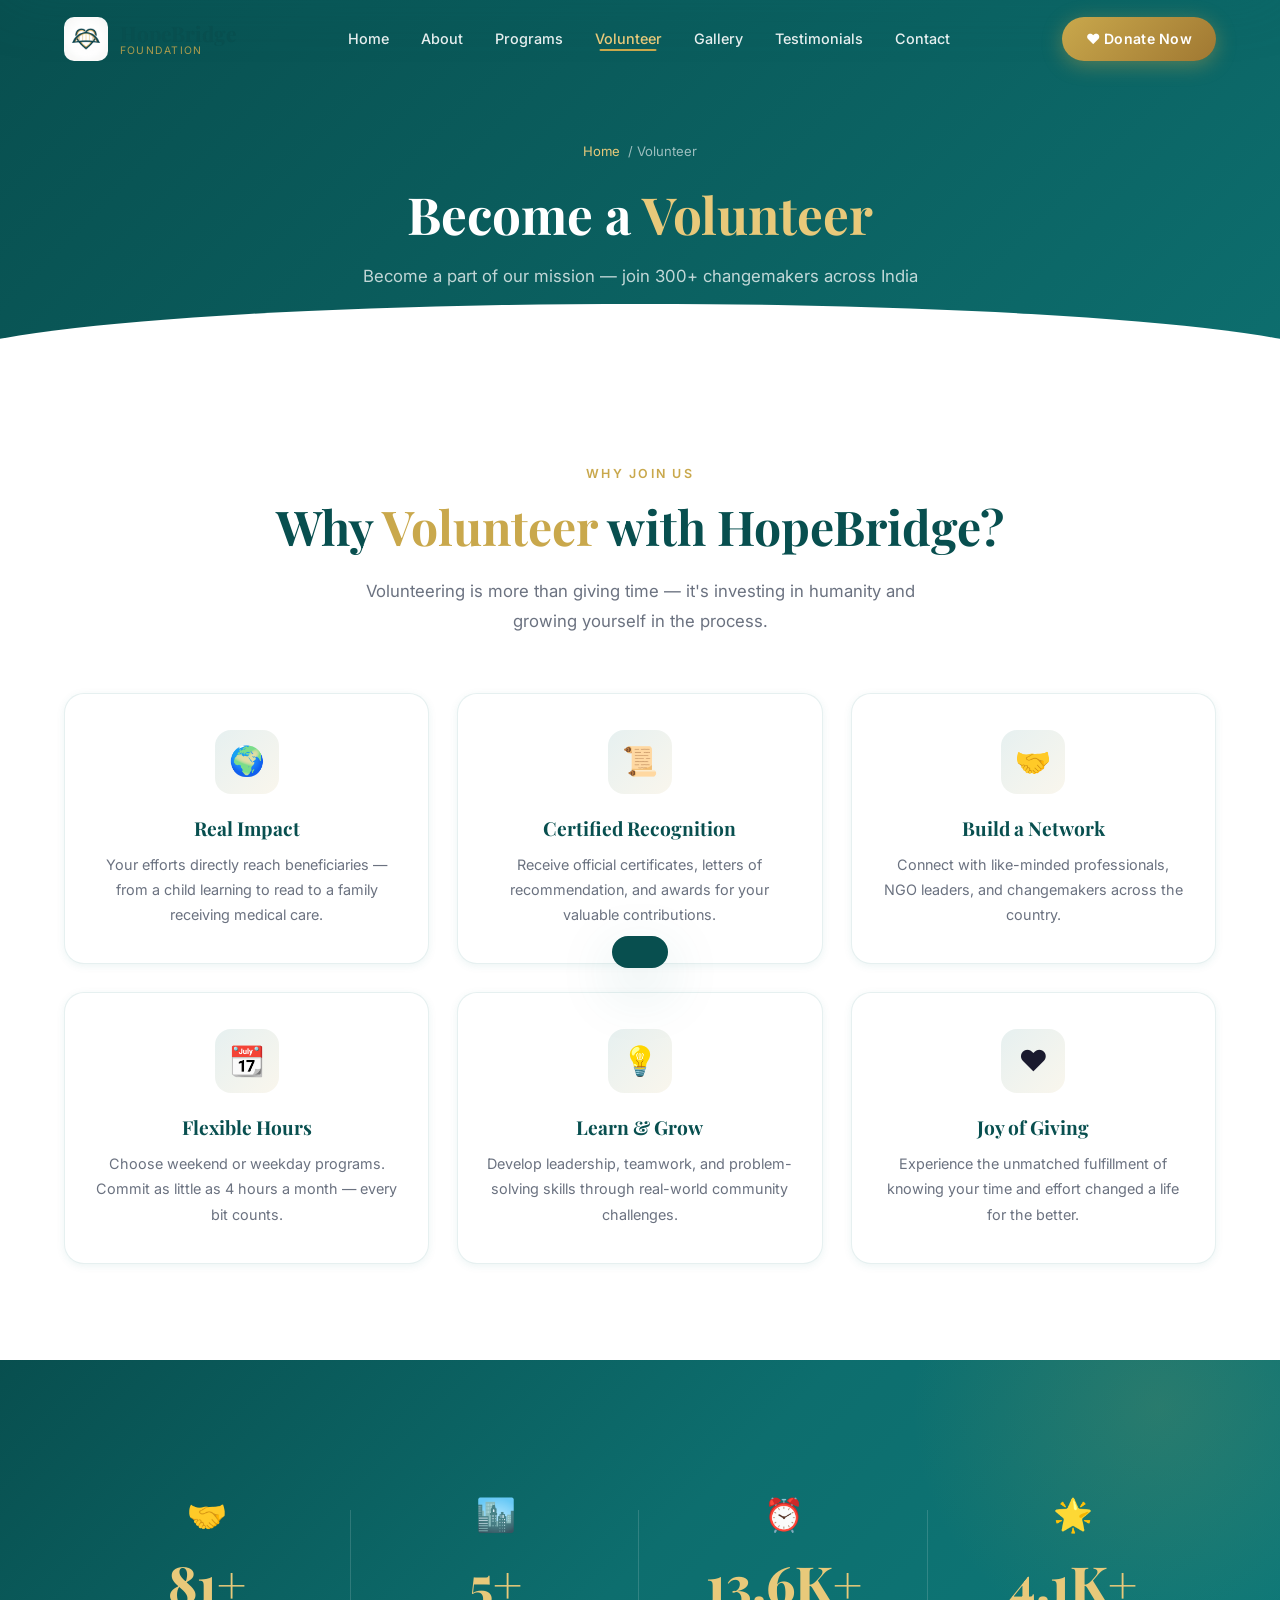
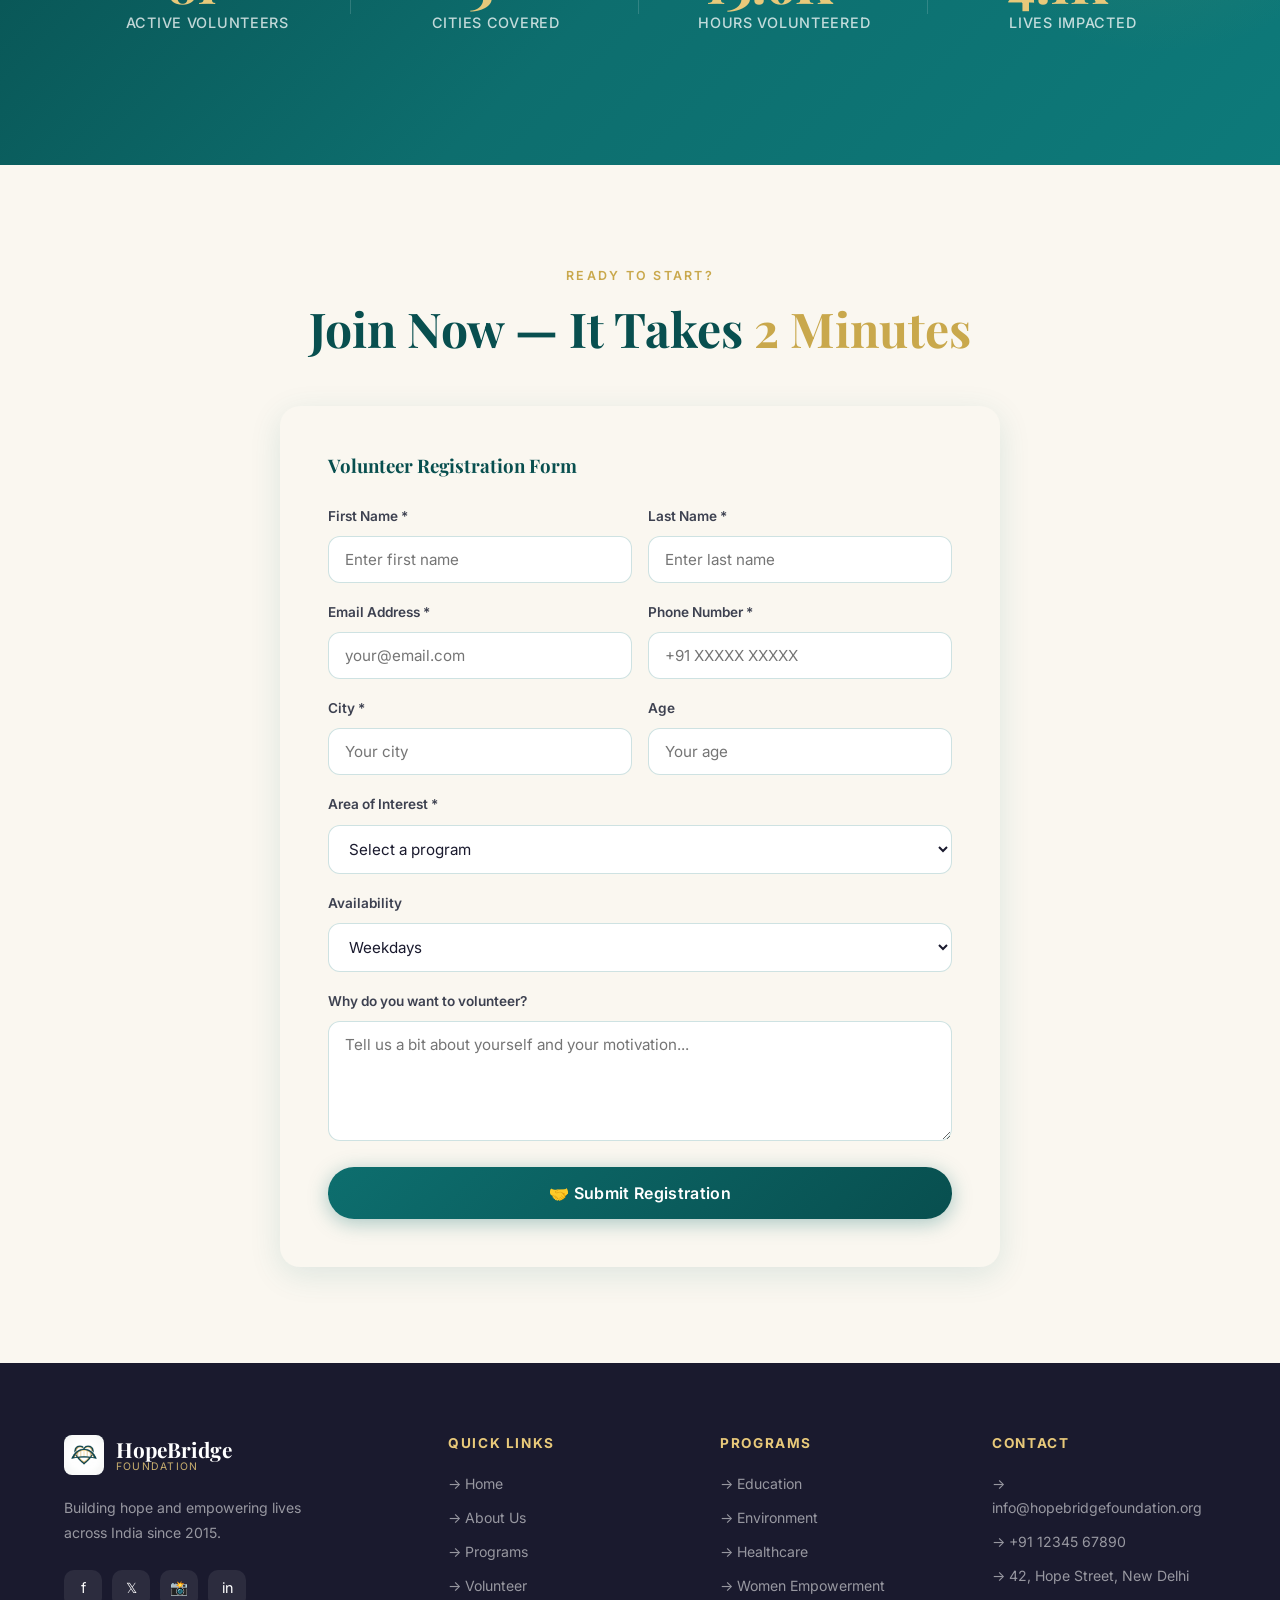
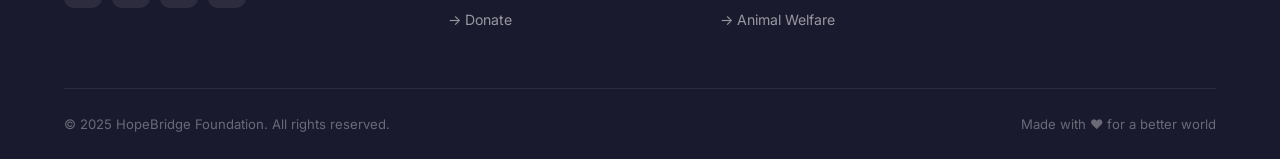
<file: volunteer.html>
<!DOCTYPE html>
<html lang="en">
<head>
  <meta charset="UTF-8">
  <meta name="viewport" content="width=device-width, initial-scale=1.0">
  <meta name="description" content="Volunteer with HopeBridge Foundation - Join 300+ volunteers making a difference across India.">
  <title>Volunteer | HopeBridge Foundation</title>
  <link rel="stylesheet" href="assets/css/style.css">
</head>
<body>
<nav class="navbar scrolled" id="navbar">
  <div class="nav-inner">
    <a href="index.html" class="nav-logo"><img src="assets/images/logo.png" alt="HopeBridge Logo"><div class="nav-logo-text" style="color:var(--teal-dark)">HopeBridge<span style="color:var(--gold)">Foundation</span></div></a>
    <ul class="nav-links"><li><a href="index.html">Home</a></li><li><a href="about.html">About</a></li><li><a href="programs.html">Programs</a></li><li><a href="volunteer.html" class="active">Volunteer</a></li><li><a href="gallery.html">Gallery</a></li><li><a href="testimonials.html">Testimonials</a></li><li><a href="contact.html">Contact</a></li></ul>
    <div class="nav-cta"><a href="donate.html" class="btn btn-primary">❤ Donate Now</a></div>
    <div class="hamburger" id="hamburger" onclick="toggleMobileNav()"><span style="background:var(--text-dark)"></span><span style="background:var(--text-dark)"></span><span style="background:var(--text-dark)"></span></div>
  </div>
</nav>
<nav class="mobile-nav" id="mobileNav"><a href="index.html">Home</a><a href="about.html">About</a><a href="programs.html">Programs</a><a href="volunteer.html">Volunteer</a><a href="gallery.html">Gallery</a><a href="testimonials.html">Testimonials</a><a href="contact.html">Contact</a><a href="donate.html" class="btn btn-primary">❤ Donate Now</a></nav>

<section class="page-hero">
  <div class="container">
    <div class="breadcrumb"><a href="index.html">Home</a> / Volunteer</div>
    <h1>Become a <span style="color:var(--gold-light)">Volunteer</span></h1>
    <p>Become a part of our mission — join 300+ changemakers across India</p>
  </div>
</section>

<!-- WHY VOLUNTEER -->
<section class="section-pad">
  <div class="container">
    <div style="text-align:center;margin-bottom:56px">
      <span class="section-label">Why Join Us</span>
      <h2 class="section-title">Why <span>Volunteer</span> with HopeBridge?</h2>
      <p class="section-desc" style="margin:0 auto">Volunteering is more than giving time — it's investing in humanity and growing yourself in the process.</p>
    </div>
    <div style="display:grid;grid-template-columns:repeat(3,1fr);gap:28px">
      <div class="program-card fade-up" style="text-align:center">
        <div class="program-icon" style="margin:0 auto 22px">🌍</div>
        <h3>Real Impact</h3>
        <p>Your efforts directly reach beneficiaries — from a child learning to read to a family receiving medical care.</p>
      </div>
      <div class="program-card fade-up" style="text-align:center;transition-delay:0.1s">
        <div class="program-icon" style="margin:0 auto 22px">📜</div>
        <h3>Certified Recognition</h3>
        <p>Receive official certificates, letters of recommendation, and awards for your valuable contributions.</p>
      </div>
      <div class="program-card fade-up" style="text-align:center;transition-delay:0.2s">
        <div class="program-icon" style="margin:0 auto 22px">🤝</div>
        <h3>Build a Network</h3>
        <p>Connect with like-minded professionals, NGO leaders, and changemakers across the country.</p>
      </div>
      <div class="program-card fade-up" style="text-align:center;transition-delay:0.3s">
        <div class="program-icon" style="margin:0 auto 22px">📆</div>
        <h3>Flexible Hours</h3>
        <p>Choose weekend or weekday programs. Commit as little as 4 hours a month — every bit counts.</p>
      </div>
      <div class="program-card fade-up" style="text-align:center;transition-delay:0.4s">
        <div class="program-icon" style="margin:0 auto 22px">💡</div>
        <h3>Learn & Grow</h3>
        <p>Develop leadership, teamwork, and problem-solving skills through real-world community challenges.</p>
      </div>
      <div class="program-card fade-up" style="text-align:center;transition-delay:0.5s">
        <div class="program-icon" style="margin:0 auto 22px">❤️</div>
        <h3>Joy of Giving</h3>
        <p>Experience the unmatched fulfillment of knowing your time and effort changed a life for the better.</p>
      </div>
    </div>
  </div>
</section>

<!-- STATS -->
<section class="stats section-pad-sm">
  <div class="container">
    <div class="stats-grid">
      <div class="stat-item fade-up"><span class="stat-icon">🤝</span><span class="stat-number" data-target="300">0</span><span class="stat-label">Active Volunteers</span></div>
      <div class="stat-item fade-up" style="transition-delay:0.1s"><span class="stat-icon">🏙️</span><span class="stat-number" data-target="20">0</span><span class="stat-label">Cities Covered</span></div>
      <div class="stat-item fade-up" style="transition-delay:0.2s"><span class="stat-icon">⏰</span><span class="stat-number" data-target="50000">0</span><span class="stat-label">Hours Volunteered</span></div>
      <div class="stat-item fade-up" style="transition-delay:0.3s"><span class="stat-icon">🌟</span><span class="stat-number" data-target="15000">0</span><span class="stat-label">Lives Impacted</span></div>
    </div>
  </div>
</section>

<!-- VOLUNTEER FORM -->
<section class="section-pad" style="background:var(--cream)">
  <div class="container">
    <div style="text-align:center;margin-bottom:48px">
      <span class="section-label">Ready to Start?</span>
      <h2 class="section-title">Join Now — It Takes <span>2 Minutes</span></h2>
    </div>
    <div class="vol-form-wrap fade-up">
      <h3 style="color:var(--teal-dark);margin-bottom:28px;font-family:'Playfair Display',serif">Volunteer Registration Form</h3>
      <form id="volunteerForm" onsubmit="handleFormSubmit(event, 'Thank you for registering! Our team will contact you within 48 hours.')">
        <div class="form-row" style="display:grid;grid-template-columns:1fr 1fr;gap:16px">
          <div class="form-group"><label>First Name *</label><input type="text" placeholder="Enter first name" required></div>
          <div class="form-group"><label>Last Name *</label><input type="text" placeholder="Enter last name" required></div>
        </div>
        <div class="form-row" style="display:grid;grid-template-columns:1fr 1fr;gap:16px">
          <div class="form-group"><label>Email Address *</label><input type="email" placeholder="your@email.com" required></div>
          <div class="form-group"><label>Phone Number *</label><input type="tel" placeholder="+91 XXXXX XXXXX" required></div>
        </div>
        <div class="form-row" style="display:grid;grid-template-columns:1fr 1fr;gap:16px">
          <div class="form-group"><label>City *</label><input type="text" placeholder="Your city" required></div>
          <div class="form-group"><label>Age</label><input type="number" placeholder="Your age" min="16"></div>
        </div>
        <div class="form-group"><label>Area of Interest *</label>
          <select required style="width:100%;padding:13px 16px;border:1.5px solid rgba(13,110,110,0.2);border-radius:var(--radius);font-family:'Inter',sans-serif;font-size:0.95rem;color:var(--text-dark);background:var(--white);outline:none">
            <option value="">Select a program</option>
            <option>📚 Education Support</option>
            <option>🌱 Environment & Plantation</option>
            <option>❤️ Healthcare</option>
            <option>👩 Women Empowerment</option>
            <option>🐶 Animal Welfare</option>
            <option>🏘️ Community Development</option>
            <option>📸 Media & Documentation</option>
            <option>💻 Tech & Digital Marketing</option>
          </select>
        </div>
        <div class="form-group"><label>Availability</label>
          <select style="width:100%;padding:13px 16px;border:1.5px solid rgba(13,110,110,0.2);border-radius:var(--radius);font-family:'Inter',sans-serif;font-size:0.95rem;color:var(--text-dark);background:var(--white);outline:none">
            <option>Weekdays</option><option>Weekends</option><option>Both</option><option>Occasional Events Only</option>
          </select>
        </div>
        <div class="form-group"><label>Why do you want to volunteer?</label>
          <textarea placeholder="Tell us a bit about yourself and your motivation..." style="width:100%;min-height:120px;padding:13px 16px;border:1.5px solid rgba(13,110,110,0.2);border-radius:var(--radius);font-family:'Inter',sans-serif;font-size:0.95rem;resize:vertical;outline:none"></textarea>
        </div>
        <button type="submit" class="btn btn-teal" style="width:100%;justify-content:center;padding:16px;font-size:1rem">🤝 Submit Registration</button>
      </form>
    </div>
  </div>
</section>

<footer class="footer"><div class="container"><div class="footer-grid"><div class="footer-brand"><div class="nav-logo"><img src="assets/images/logo.png" alt="Logo" style="width:40px;height:40px;border-radius:8px"><div class="nav-logo-text">HopeBridge<span>Foundation</span></div></div><p>Building hope and empowering lives across India since 2015.</p><div class="footer-social"><a href="#" class="social-btn">f</a><a href="#" class="social-btn">𝕏</a><a href="#" class="social-btn">📸</a><a href="#" class="social-btn">in</a></div></div><div class="footer-col"><h4>Quick Links</h4><ul><li><a href="index.html">→ Home</a></li><li><a href="about.html">→ About Us</a></li><li><a href="programs.html">→ Programs</a></li><li><a href="volunteer.html">→ Volunteer</a></li><li><a href="donate.html">→ Donate</a></li></ul></div><div class="footer-col"><h4>Programs</h4><ul><li><a href="programs.html">→ Education</a></li><li><a href="programs.html">→ Environment</a></li><li><a href="programs.html">→ Healthcare</a></li><li><a href="programs.html">→ Women Empowerment</a></li><li><a href="programs.html">→ Animal Welfare</a></li></ul></div><div class="footer-col"><h4>Contact</h4><ul><li><a href="mailto:info@hopebridgefoundation.org">→ info@hopebridgefoundation.org</a></li><li><a href="tel:+911234567890">→ +91 12345 67890</a></li><li><a href="#">→ 42, Hope Street, New Delhi</a></li></ul></div></div><div class="footer-bottom"><span>© 2025 HopeBridge Foundation. All rights reserved.</span><span>Made with ❤ for a better world</span></div></div></footer>
<button class="scroll-top" id="scrollTop" onclick="window.scrollTo({top:0,behavior:'smooth'})">↑</button>
<div class="toast" id="toast"></div>
<script src="assets/js/main.js"></script>
<script>
function handleFormSubmit(e, msg) {
  e.preventDefault();
  const btn = e.target.querySelector('button[type="submit"]');
  if (btn) { btn.textContent = '✓ Registered Successfully!'; btn.style.background='linear-gradient(135deg,#0d6e6e,#1a9090)'; }
  showToast('✓ ' + msg);
  setTimeout(() => { btn.textContent = '🤝 Submit Registration'; btn.style.background=''; e.target.reset(); }, 3000);
}
</script>
</body>
</html>
</file>
<file: assets/css/style.css>
@import url('https://fonts.googleapis.com/css2?family=Playfair+Display:wght@400;500;600;700;800&family=Inter:wght@300;400;500;600;700&family=Cormorant+Garamond:ital,wght@0,400;0,600;1,400&display=swap');

:root {
  --teal: #0d6e6e;
  --teal-dark: #084f4f;
  --teal-light: #1a9090;
  --gold: #c9a84c;
  --gold-light: #e8c97a;
  --gold-dark: #a07832;
  --cream: #faf7f0;
  --cream-dark: #f0ebe0;
  --text-dark: #1a1a2e;
  --text-mid: #3d4150;
  --text-light: #6b7280;
  --white: #ffffff;
  --shadow-sm: 0 2px 8px rgba(13,110,110,0.08);
  --shadow-md: 0 8px 32px rgba(13,110,110,0.12);
  --shadow-lg: 0 20px 60px rgba(13,110,110,0.18);
  --radius: 12px;
  --radius-lg: 20px;
  --transition: all 0.35s cubic-bezier(0.4,0,0.2,1);
}

*, *::before, *::after { box-sizing: border-box; margin: 0; padding: 0; }

html { scroll-behavior: smooth; font-size: 16px; }

body {
  font-family: 'Inter', sans-serif;
  color: var(--text-dark);
  background: var(--white);
  line-height: 1.7;
  overflow-x: hidden;
}

h1, h2, h3, h4 { font-family: 'Playfair Display', serif; line-height: 1.25; }

a { text-decoration: none; color: inherit; }

img { max-width: 100%; display: block; }

ul { list-style: none; }

.container { max-width: 1200px; margin: 0 auto; padding: 0 24px; }

.section-pad { padding: 96px 0; }

.section-pad-sm { padding: 72px 0; }

.section-label {
  display: inline-block;
  font-size: 0.78rem;
  font-weight: 600;
  letter-spacing: 0.18em;
  text-transform: uppercase;
  color: var(--gold);
  margin-bottom: 12px;
  font-family: 'Inter', sans-serif;
}

.section-title {
  font-size: clamp(2rem, 4vw, 3rem);
  font-weight: 700;
  color: var(--teal-dark);
  margin-bottom: 20px;
}

.section-title span { color: var(--gold); }

.section-desc {
  font-size: 1.05rem;
  color: var(--text-light);
  max-width: 600px;
  line-height: 1.8;
}

.btn {
  display: inline-flex;
  align-items: center;
  gap: 8px;
  padding: 14px 32px;
  border-radius: 50px;
  font-weight: 600;
  font-size: 0.95rem;
  cursor: pointer;
  border: none;
  transition: var(--transition);
  font-family: 'Inter', sans-serif;
  letter-spacing: 0.02em;
}

.btn-primary {
  background: linear-gradient(135deg, var(--gold), var(--gold-dark));
  color: var(--white);
  box-shadow: 0 4px 20px rgba(201,168,76,0.4);
}

.btn-primary:hover {
  transform: translateY(-2px);
  box-shadow: 0 8px 30px rgba(201,168,76,0.55);
  background: linear-gradient(135deg, var(--gold-light), var(--gold));
}

.btn-outline {
  background: transparent;
  color: var(--white);
  border: 2px solid rgba(255,255,255,0.7);
  backdrop-filter: blur(8px);
}

.btn-outline:hover {
  background: rgba(255,255,255,0.15);
  border-color: var(--white);
  transform: translateY(-2px);
}

.btn-teal {
  background: linear-gradient(135deg, var(--teal), var(--teal-dark));
  color: var(--white);
  box-shadow: 0 4px 20px rgba(13,110,110,0.35);
}

.btn-teal:hover {
  transform: translateY(-2px);
  box-shadow: 0 8px 30px rgba(13,110,110,0.5);
}

/* ─── NAVBAR ─────────────────────────────────────────────── */
.navbar {
  position: fixed;
  top: 0;
  width: 100%;
  z-index: 1000;
  padding: 0;
  transition: var(--transition);
}

.navbar.scrolled {
  background: rgba(255,255,255,0.96);
  backdrop-filter: blur(20px);
  box-shadow: 0 2px 24px rgba(13,110,110,0.1);
  padding: 0;
}

.navbar.scrolled .nav-logo-text { color: var(--teal-dark); }
.navbar.scrolled .nav-logo-text span { color: var(--gold); }
.navbar.scrolled .nav-links a { color: var(--text-dark); }
.navbar.scrolled .nav-links a:hover { color: var(--teal); }
.navbar.scrolled .nav-cta .btn-primary { opacity: 1; }
.navbar.scrolled .hamburger span { background: var(--text-dark); }

.nav-inner {
  display: flex;
  align-items: center;
  justify-content: space-between;
  height: 78px;
  max-width: 1200px;
  margin: 0 auto;
  padding: 0 24px;
}

.nav-logo {
  display: flex;
  align-items: center;
  gap: 12px;
}

.nav-logo img {
  width: 44px;
  height: 44px;
  border-radius: 10px;
  object-fit: cover;
}

.nav-logo-text {
  font-family: 'Playfair Display', serif;
  font-size: 1.3rem;
  font-weight: 700;
  color: var(--white);
  line-height: 1.1;
  transition: var(--transition);
}

.nav-logo-text span { color: var(--gold-light); display: block; font-size: 0.65rem; font-family: 'Inter', sans-serif; font-weight: 400; letter-spacing: 0.12em; text-transform: uppercase; opacity: 0.85; }

.nav-links {
  display: flex;
  align-items: center;
  gap: 4px;
}

.nav-links a {
  padding: 8px 14px;
  font-size: 0.9rem;
  font-weight: 500;
  color: rgba(255,255,255,0.9);
  border-radius: 8px;
  transition: var(--transition);
  position: relative;
}

.nav-links a::after {
  content: '';
  position: absolute;
  bottom: 4px;
  left: 50%;
  transform: translateX(-50%);
  width: 0;
  height: 2px;
  background: var(--gold);
  border-radius: 2px;
  transition: var(--transition);
}

.nav-links a:hover::after, .nav-links a.active::after { width: 60%; }

.nav-links a:hover { color: var(--gold-light); background: rgba(255,255,255,0.08); }

.nav-links a.active { color: var(--gold-light); }

.nav-cta { display: flex; align-items: center; gap: 10px; }

.nav-cta .btn { padding: 10px 24px; font-size: 0.88rem; }

.hamburger { display: none; flex-direction: column; gap: 5px; cursor: pointer; padding: 6px; }
.hamburger span { display: block; width: 24px; height: 2px; background: var(--white); border-radius: 2px; transition: var(--transition); }

/* ─── HERO ─────────────────────────────────────────────────── */
.hero {
  position: relative;
  min-height: 100vh;
  display: flex;
  align-items: center;
  overflow: hidden;
}

.hero-bg {
  position: absolute;
  inset: 0;
  background: linear-gradient(135deg, rgba(8,79,79,0.9) 0%, rgba(13,110,110,0.75) 50%, rgba(12,55,80,0.85) 100%);
  z-index: 1;
}

.hero-img {
  position: absolute;
  inset: 0;
  width: 100%;
  height: 100%;
  object-fit: cover;
  z-index: 0;
}

.hero-particles {
  position: absolute;
  inset: 0;
  z-index: 2;
  overflow: hidden;
}

.particle {
  position: absolute;
  width: 4px;
  height: 4px;
  background: var(--gold-light);
  border-radius: 50%;
  opacity: 0.4;
  animation: float-particle linear infinite;
}

@keyframes float-particle {
  0% { transform: translateY(100vh) rotate(0deg); opacity: 0; }
  10% { opacity: 0.4; }
  90% { opacity: 0.2; }
  100% { transform: translateY(-10vh) rotate(720deg); opacity: 0; }
}

.hero-content {
  position: relative;
  z-index: 3;
  max-width: 1200px;
  margin: 0 auto;
  padding: 120px 24px 80px;
  display: grid;
  grid-template-columns: 1fr 1fr;
  gap: 60px;
  align-items: center;
  width: 100%;
}

.hero-badge {
  display: inline-flex;
  align-items: center;
  gap: 8px;
  background: rgba(201,168,76,0.18);
  border: 1px solid rgba(201,168,76,0.4);
  backdrop-filter: blur(12px);
  padding: 8px 18px;
  border-radius: 50px;
  font-size: 0.8rem;
  font-weight: 500;
  color: var(--gold-light);
  letter-spacing: 0.08em;
  text-transform: uppercase;
  margin-bottom: 20px;
}

.hero-badge::before { content: '●'; animation: pulse-dot 1.5s ease-in-out infinite; }

@keyframes pulse-dot {
  0%, 100% { opacity: 1; }
  50% { opacity: 0.3; }
}

.hero-title {
  font-size: clamp(2.5rem, 5vw, 4rem);
  font-weight: 800;
  color: var(--white);
  line-height: 1.15;
  margin-bottom: 24px;
}

.hero-title .highlight {
  background: linear-gradient(135deg, var(--gold-light), var(--gold));
  -webkit-background-clip: text;
  -webkit-text-fill-color: transparent;
  background-clip: text;
}

.hero-subtitle {
  font-size: 1.05rem;
  color: rgba(255,255,255,0.8);
  line-height: 1.8;
  margin-bottom: 40px;
  font-style: italic;
  font-family: 'Cormorant Garamond', serif;
  font-size: 1.2rem;
}

.hero-btns { display: flex; gap: 16px; flex-wrap: wrap; }

.hero-stats {
  display: grid;
  grid-template-columns: 1fr 1fr;
  gap: 20px;
}

.hero-stat-card {
  background: rgba(255,255,255,0.08);
  backdrop-filter: blur(20px);
  border: 1px solid rgba(255,255,255,0.15);
  border-radius: var(--radius-lg);
  padding: 28px 24px;
  text-align: center;
  transition: var(--transition);
}

.hero-stat-card:hover {
  background: rgba(255,255,255,0.14);
  transform: translateY(-4px);
}

.hero-stat-num {
  font-family: 'Playfair Display', serif;
  font-size: 2.2rem;
  font-weight: 700;
  color: var(--gold-light);
  display: block;
}

.hero-stat-label {
  font-size: 0.82rem;
  color: rgba(255,255,255,0.7);
  font-weight: 500;
  letter-spacing: 0.05em;
  text-transform: uppercase;
  margin-top: 4px;
}

.hero-scroll {
  position: absolute;
  bottom: 32px;
  left: 50%;
  transform: translateX(-50%);
  z-index: 3;
  display: flex;
  flex-direction: column;
  align-items: center;
  gap: 8px;
  color: rgba(255,255,255,0.5);
  font-size: 0.75rem;
  letter-spacing: 0.12em;
  text-transform: uppercase;
}

.scroll-line {
  width: 1px;
  height: 48px;
  background: linear-gradient(to bottom, var(--gold), transparent);
  animation: scroll-line 2s ease-in-out infinite;
}

@keyframes scroll-line {
  0%, 100% { transform: scaleY(1); opacity: 1; }
  50% { transform: scaleY(0.5); opacity: 0.4; }
}

/* ─── ABOUT ────────────────────────────────────────────────── */
.about { background: var(--cream); }

.about-grid {
  display: grid;
  grid-template-columns: 1fr 1fr;
  gap: 80px;
  align-items: center;
}

.about-img-wrap {
  position: relative;
}

.about-img-wrap img {
  width: 100%;
  height: 500px;
  object-fit: cover;
  border-radius: var(--radius-lg);
  box-shadow: var(--shadow-lg);
}

.about-img-badge {
  position: absolute;
  bottom: -20px;
  right: -20px;
  background: var(--gold);
  color: var(--white);
  padding: 20px 28px;
  border-radius: var(--radius);
  font-family: 'Playfair Display', serif;
  font-size: 1.6rem;
  font-weight: 700;
  text-align: center;
  box-shadow: var(--shadow-md);
  line-height: 1.2;
}

.about-img-badge small {
  display: block;
  font-family: 'Inter', sans-serif;
  font-size: 0.75rem;
  font-weight: 500;
  opacity: 0.85;
  margin-top: 2px;
}

.about-content { }

.about-values {
  display: grid;
  grid-template-columns: 1fr 1fr;
  gap: 16px;
  margin-top: 32px;
}

.about-value {
  display: flex;
  align-items: flex-start;
  gap: 14px;
  padding: 20px;
  background: var(--white);
  border-radius: var(--radius);
  border-left: 3px solid var(--gold);
  box-shadow: var(--shadow-sm);
  transition: var(--transition);
}

.about-value:hover { transform: translateY(-3px); box-shadow: var(--shadow-md); }

.about-value-icon { font-size: 1.5rem; flex-shrink: 0; }

.about-value h4 { font-size: 0.95rem; font-weight: 600; color: var(--teal-dark); font-family: 'Inter', sans-serif; }

.about-value p { font-size: 0.82rem; color: var(--text-light); margin-top: 3px; }

/* ─── PROGRAMS ───────────────────────────────────────────── */
.programs { background: var(--white); }

.programs-grid {
  display: grid;
  grid-template-columns: repeat(3, 1fr);
  gap: 28px;
  margin-top: 56px;
}

.program-card {
  background: var(--white);
  border-radius: var(--radius-lg);
  padding: 36px 28px;
  border: 1px solid rgba(13,110,110,0.1);
  box-shadow: var(--shadow-sm);
  transition: var(--transition);
  position: relative;
  overflow: hidden;
  cursor: default;
}

.program-card::before {
  content: '';
  position: absolute;
  top: 0;
  left: 0;
  right: 0;
  height: 4px;
  background: linear-gradient(90deg, var(--teal), var(--gold));
  transform: scaleX(0);
  transform-origin: left;
  transition: var(--transition);
}

.program-card:hover::before { transform: scaleX(1); }

.program-card:hover {
  transform: translateY(-8px);
  box-shadow: var(--shadow-lg);
  border-color: transparent;
}

.program-icon {
  width: 64px;
  height: 64px;
  background: linear-gradient(135deg, rgba(13,110,110,0.1), rgba(201,168,76,0.1));
  border-radius: 16px;
  display: flex;
  align-items: center;
  justify-content: center;
  font-size: 1.8rem;
  margin-bottom: 22px;
  transition: var(--transition);
}

.program-card:hover .program-icon {
  background: linear-gradient(135deg, var(--teal), var(--teal-light));
  transform: scale(1.1);
}

.program-card h3 {
  font-size: 1.2rem;
  font-weight: 700;
  color: var(--teal-dark);
  margin-bottom: 12px;
  font-family: 'Playfair Display', serif;
}

.program-card p { font-size: 0.9rem; color: var(--text-light); line-height: 1.75; }

.program-tags { display: flex; flex-wrap: wrap; gap: 6px; margin-top: 18px; }

.program-tag {
  background: rgba(13,110,110,0.08);
  color: var(--teal);
  padding: 4px 12px;
  border-radius: 50px;
  font-size: 0.75rem;
  font-weight: 500;
}

/* ─── STATS ─────────────────────────────────────────────── */
.stats {
  background: linear-gradient(135deg, var(--teal-dark) 0%, var(--teal) 50%, #0d7a7a 100%);
  position: relative;
  overflow: hidden;
}

.stats::before {
  content: '';
  position: absolute;
  top: -50%;
  right: -10%;
  width: 500px;
  height: 500px;
  background: radial-gradient(circle, rgba(201,168,76,0.15) 0%, transparent 70%);
}

.stats-grid {
  display: grid;
  grid-template-columns: repeat(4, 1fr);
  gap: 2px;
  position: relative;
  z-index: 1;
}

.stat-item {
  text-align: center;
  padding: 56px 32px;
  position: relative;
  transition: var(--transition);
}

.stat-item::after {
  content: '';
  position: absolute;
  right: 0;
  top: 30%;
  height: 40%;
  width: 1px;
  background: rgba(255,255,255,0.15);
}

.stat-item:last-child::after { display: none; }

.stat-item:hover { background: rgba(255,255,255,0.05); }

.stat-number {
  font-family: 'Playfair Display', serif;
  font-size: clamp(2.5rem, 4vw, 3.5rem);
  font-weight: 800;
  color: var(--gold-light);
  display: block;
  line-height: 1;
}

.stat-label {
  font-size: 0.9rem;
  color: rgba(255,255,255,0.75);
  font-weight: 500;
  margin-top: 10px;
  letter-spacing: 0.05em;
  text-transform: uppercase;
}

.stat-icon { font-size: 2rem; margin-bottom: 16px; display: block; }

/* ─── VOLUNTEER ─────────────────────────────────────────── */
.volunteer {
  background: var(--cream);
  position: relative;
  overflow: hidden;
}

.volunteer-inner {
  display: grid;
  grid-template-columns: 1fr 1fr;
  gap: 80px;
  align-items: center;
}

.volunteer-content { }

.volunteer-features { margin: 32px 0; display: flex; flex-direction: column; gap: 16px; }

.vol-feature {
  display: flex;
  align-items: center;
  gap: 16px;
  padding: 16px 20px;
  background: var(--white);
  border-radius: var(--radius);
  box-shadow: var(--shadow-sm);
}

.vol-feature-icon {
  width: 44px;
  height: 44px;
  background: linear-gradient(135deg, var(--teal), var(--teal-light));
  border-radius: 10px;
  display: flex;
  align-items: center;
  justify-content: center;
  font-size: 1.2rem;
  flex-shrink: 0;
}

.vol-feature h4 { font-size: 0.95rem; font-weight: 600; color: var(--teal-dark); font-family: 'Inter', sans-serif; }
.vol-feature p { font-size: 0.82rem; color: var(--text-light); }

.volunteer-visual {
  position: relative;
}

.volunteer-visual img {
  width: 100%;
  height: 480px;
  object-fit: cover;
  border-radius: var(--radius-lg);
  box-shadow: var(--shadow-lg);
}

.vol-overlay {
  position: absolute;
  bottom: 24px;
  left: 24px;
  right: 24px;
  background: rgba(255,255,255,0.96);
  backdrop-filter: blur(12px);
  border-radius: var(--radius);
  padding: 20px 24px;
  display: flex;
  align-items: center;
  gap: 16px;
  box-shadow: var(--shadow-md);
}

.vol-overlay-icon { font-size: 2rem; }

.vol-overlay-text h4 { font-size: 1rem; font-weight: 700; color: var(--teal-dark); font-family: 'Inter', sans-serif; }
.vol-overlay-text p { font-size: 0.82rem; color: var(--text-light); }

/* ─── DONATE ─────────────────────────────────────────────── */
.donate { background: var(--white); }

.donate-inner {
  display: grid;
  grid-template-columns: 1fr 1fr;
  gap: 80px;
  align-items: start;
}

.donate-form-wrap {
  background: var(--cream);
  border-radius: var(--radius-lg);
  padding: 40px;
  box-shadow: var(--shadow-md);
}

.donate-form-wrap h3 {
  font-size: 1.5rem;
  color: var(--teal-dark);
  margin-bottom: 28px;
}

.amount-grid {
  display: grid;
  grid-template-columns: repeat(3, 1fr);
  gap: 12px;
  margin-bottom: 20px;
}

.amount-btn {
  padding: 14px 8px;
  border: 2px solid rgba(13,110,110,0.2);
  border-radius: var(--radius);
  background: var(--white);
  color: var(--teal-dark);
  font-weight: 600;
  font-size: 0.95rem;
  cursor: pointer;
  transition: var(--transition);
  font-family: 'Inter', sans-serif;
}

.amount-btn.active, .amount-btn:hover {
  border-color: var(--teal);
  background: var(--teal);
  color: var(--white);
}

.form-group { margin-bottom: 18px; }

.form-group label {
  display: block;
  font-size: 0.85rem;
  font-weight: 600;
  color: var(--text-mid);
  margin-bottom: 8px;
}

.form-group input, .form-group select {
  width: 100%;
  padding: 13px 16px;
  border: 1.5px solid rgba(13,110,110,0.2);
  border-radius: var(--radius);
  font-family: 'Inter', sans-serif;
  font-size: 0.95rem;
  color: var(--text-dark);
  background: var(--white);
  transition: var(--transition);
  outline: none;
}

.form-group input:focus, .form-group select:focus {
  border-color: var(--teal);
  box-shadow: 0 0 0 3px rgba(13,110,110,0.1);
}

.donate-info { }

.impact-cards { display: flex; flex-direction: column; gap: 20px; margin-top: 32px; }

.impact-card {
  display: flex;
  align-items: center;
  gap: 20px;
  padding: 24px;
  background: var(--cream);
  border-radius: var(--radius);
  border-left: 4px solid var(--gold);
  transition: var(--transition);
}

.impact-card:hover { transform: translateX(6px); box-shadow: var(--shadow-md); }

.impact-icon { font-size: 2rem; flex-shrink: 0; }

.impact-text h4 { font-size: 1rem; font-weight: 600; color: var(--teal-dark); font-family: 'Inter', sans-serif; }
.impact-text p { font-size: 0.85rem; color: var(--text-light); margin-top: 3px; }

/* ─── GALLERY ───────────────────────────────────────────── */
.gallery { background: var(--teal-dark); }

.gallery .section-title { color: var(--white); }
.gallery .section-label { }

.gallery-grid {
  display: grid;
  grid-template-columns: repeat(3, 1fr);
  grid-template-rows: auto;
  gap: 16px;
  margin-top: 48px;
}

.gallery-item {
  position: relative;
  border-radius: var(--radius);
  overflow: hidden;
  cursor: pointer;
}

.gallery-item:first-child {
  grid-column: span 2;
  grid-row: span 2;
}

.gallery-item img {
  width: 100%;
  height: 100%;
  min-height: 200px;
  object-fit: cover;
  transition: transform 0.5s ease;
}

.gallery-item:first-child img { min-height: 420px; }

.gallery-overlay {
  position: absolute;
  inset: 0;
  background: linear-gradient(to top, rgba(8,79,79,0.9) 0%, transparent 50%);
  opacity: 0;
  transition: var(--transition);
  display: flex;
  align-items: flex-end;
  padding: 24px;
}

.gallery-item:hover img { transform: scale(1.05); }
.gallery-item:hover .gallery-overlay { opacity: 1; }

.gallery-overlay-text {
  color: var(--white);
}

.gallery-overlay-text h4 { font-family: 'Playfair Display', serif; font-size: 1.1rem; font-weight: 600; }
.gallery-overlay-text span { font-size: 0.78rem; opacity: 0.75; }

/* ─── TESTIMONIALS ─────────────────────────────────────── */
.testimonials { background: var(--cream); }

.testimonials-grid {
  display: grid;
  grid-template-columns: repeat(3, 1fr);
  gap: 28px;
  margin-top: 56px;
}

.testimonial-card {
  background: var(--white);
  border-radius: var(--radius-lg);
  padding: 36px 32px;
  box-shadow: var(--shadow-sm);
  position: relative;
  transition: var(--transition);
}

.testimonial-card:hover {
  transform: translateY(-6px);
  box-shadow: var(--shadow-lg);
}

.testimonial-card::before {
  content: '"';
  position: absolute;
  top: 20px;
  right: 28px;
  font-family: 'Playfair Display', serif;
  font-size: 6rem;
  color: var(--gold);
  opacity: 0.15;
  line-height: 1;
}

.stars { color: var(--gold); font-size: 1rem; margin-bottom: 16px; letter-spacing: 2px; }

.testimonial-text {
  font-size: 0.95rem;
  color: var(--text-mid);
  line-height: 1.85;
  font-style: italic;
  margin-bottom: 28px;
  font-family: 'Cormorant Garamond', serif;
  font-size: 1.05rem;
}

.testimonial-author {
  display: flex;
  align-items: center;
  gap: 14px;
  border-top: 1px solid rgba(13,110,110,0.1);
  padding-top: 20px;
}

.testimonial-author img {
  width: 52px;
  height: 52px;
  border-radius: 50%;
  object-fit: cover;
  border: 2px solid var(--gold);
}

.testimonial-author-info h4 {
  font-size: 0.95rem;
  font-weight: 700;
  color: var(--teal-dark);
  font-family: 'Inter', sans-serif;
}

.testimonial-author-info span {
  font-size: 0.78rem;
  color: var(--text-light);
}

/* ─── CONTACT ───────────────────────────────────────────── */
.contact { background: var(--white); }

.contact-grid {
  display: grid;
  grid-template-columns: 1fr 1.2fr;
  gap: 64px;
  margin-top: 56px;
}

.contact-info { display: flex; flex-direction: column; gap: 24px; }

.contact-item {
  display: flex;
  align-items: flex-start;
  gap: 18px;
  padding: 24px;
  background: var(--cream);
  border-radius: var(--radius);
  transition: var(--transition);
}

.contact-item:hover { transform: translateX(6px); box-shadow: var(--shadow-md); }

.contact-icon {
  width: 50px;
  height: 50px;
  background: linear-gradient(135deg, var(--teal), var(--teal-light));
  border-radius: 12px;
  display: flex;
  align-items: center;
  justify-content: center;
  font-size: 1.3rem;
  flex-shrink: 0;
  color: var(--white);
}

.contact-detail h4 { font-size: 0.85rem; font-weight: 600; text-transform: uppercase; letter-spacing: 0.08em; color: var(--gold-dark); font-family: 'Inter', sans-serif; margin-bottom: 4px; }
.contact-detail p, .contact-detail a { font-size: 0.95rem; color: var(--text-mid); font-weight: 500; }

.map-wrap {
  margin-top: 24px;
  border-radius: var(--radius);
  overflow: hidden;
  box-shadow: var(--shadow-sm);
}

.contact-form {
  background: var(--cream);
  border-radius: var(--radius-lg);
  padding: 40px;
}

.contact-form h3 {
  font-size: 1.5rem;
  color: var(--teal-dark);
  margin-bottom: 28px;
}

.form-row { display: grid; grid-template-columns: 1fr 1fr; gap: 16px; }

.contact-form .form-group input,
.contact-form .form-group textarea,
.contact-form .form-group select {
  width: 100%;
  padding: 13px 16px;
  border: 1.5px solid rgba(13,110,110,0.2);
  border-radius: var(--radius);
  font-family: 'Inter', sans-serif;
  font-size: 0.95rem;
  color: var(--text-dark);
  background: var(--white);
  transition: var(--transition);
  outline: none;
  resize: vertical;
}

.contact-form .form-group input:focus,
.contact-form .form-group textarea:focus {
  border-color: var(--teal);
  box-shadow: 0 0 0 3px rgba(13,110,110,0.1);
}

.contact-form textarea { min-height: 140px; }

/* ─── FOOTER ─────────────────────────────────────────────── */
.footer {
  background: var(--text-dark);
  color: var(--white);
  padding: 72px 0 0;
}

.footer-grid {
  display: grid;
  grid-template-columns: 1.5fr 1fr 1fr 1fr;
  gap: 48px;
  padding-bottom: 56px;
  border-bottom: 1px solid rgba(255,255,255,0.08);
}

.footer-brand .nav-logo { margin-bottom: 20px; }

.footer-brand .nav-logo-text { color: var(--white); }

.footer-brand p { font-size: 0.88rem; color: rgba(255,255,255,0.55); line-height: 1.8; max-width: 280px; }

.footer-social { display: flex; gap: 10px; margin-top: 24px; }

.social-btn {
  width: 38px;
  height: 38px;
  background: rgba(255,255,255,0.08);
  border-radius: 10px;
  display: flex;
  align-items: center;
  justify-content: center;
  font-size: 0.9rem;
  transition: var(--transition);
  cursor: pointer;
  text-decoration: none;
  color: var(--white);
}

.social-btn:hover { background: var(--gold); transform: translateY(-2px); }

.footer-col h4 {
  font-size: 0.85rem;
  font-weight: 700;
  text-transform: uppercase;
  letter-spacing: 0.12em;
  color: var(--gold-light);
  margin-bottom: 20px;
  font-family: 'Inter', sans-serif;
}

.footer-col ul { display: flex; flex-direction: column; gap: 10px; }

.footer-col ul li a {
  font-size: 0.88rem;
  color: rgba(255,255,255,0.55);
  transition: var(--transition);
  display: flex;
  align-items: center;
  gap: 6px;
}

.footer-col ul li a:hover { color: var(--gold-light); padding-left: 6px; }

.footer-bottom {
  display: flex;
  justify-content: space-between;
  align-items: center;
  padding: 24px 0;
  font-size: 0.82rem;
  color: rgba(255,255,255,0.35);
}

/* ─── PAGE HERO ──────────────────────────────────────────── */
.page-hero {
  background: linear-gradient(135deg, var(--teal-dark), var(--teal));
  padding: 140px 0 72px;
  text-align: center;
  position: relative;
  overflow: hidden;
}

.page-hero::after {
  content: '';
  position: absolute;
  bottom: -1px;
  left: 0;
  right: 0;
  height: 60px;
  background: var(--white);
  clip-path: ellipse(55% 100% at 50% 100%);
}

.page-hero h1 {
  font-size: clamp(2.2rem, 4vw, 3.2rem);
  color: var(--white);
  margin-bottom: 16px;
}

.page-hero p { color: rgba(255,255,255,0.75); font-size: 1.05rem; }

.breadcrumb {
  display: flex;
  align-items: center;
  justify-content: center;
  gap: 8px;
  margin-bottom: 20px;
  font-size: 0.82rem;
  color: rgba(255,255,255,0.6);
}

.breadcrumb a { color: var(--gold-light); transition: var(--transition); }
.breadcrumb a:hover { color: var(--white); }

/* ─── LIGHTBOX ──────────────────────────────────────────── */
.lightbox {
  position: fixed;
  inset: 0;
  background: rgba(0,0,0,0.92);
  z-index: 9999;
  display: none;
  align-items: center;
  justify-content: center;
}

.lightbox.active { display: flex; }

.lightbox img {
  max-width: 90vw;
  max-height: 90vh;
  border-radius: var(--radius);
  object-fit: contain;
}

.lightbox-close {
  position: absolute;
  top: 24px;
  right: 32px;
  font-size: 2rem;
  color: var(--white);
  cursor: pointer;
  background: none;
  border: none;
  line-height: 1;
  transition: var(--transition);
}

.lightbox-close:hover { color: var(--gold); transform: rotate(90deg); }

/* ─── SCROLL TO TOP ─────────────────────────────────────── */
.scroll-top {
  position: fixed;
  bottom: 32px;
  right: 32px;
  width: 48px;
  height: 48px;
  background: linear-gradient(135deg, var(--teal), var(--gold));
  color: var(--white);
  border: none;
  border-radius: 50%;
  font-size: 1.1rem;
  cursor: pointer;
  display: flex;
  align-items: center;
  justify-content: center;
  box-shadow: 0 4px 20px rgba(13,110,110,0.4);
  opacity: 0;
  transform: translateY(20px);
  transition: var(--transition);
  z-index: 500;
}

.scroll-top.visible { opacity: 1; transform: translateY(0); }
.scroll-top:hover { transform: translateY(-3px); box-shadow: 0 8px 28px rgba(13,110,110,0.5); }

/* ─── VOLUNTEER PAGE ─────────────────────────────────────── */
.vol-form-wrap {
  background: var(--cream);
  border-radius: var(--radius-lg);
  padding: 48px;
  max-width: 720px;
  margin: 0 auto;
  box-shadow: var(--shadow-md);
}

/* ─── TOAST ──────────────────────────────────────────────── */
.toast {
  position: fixed;
  bottom: 32px;
  left: 50%;
  transform: translateX(-50%) translateY(100px);
  background: var(--teal-dark);
  color: var(--white);
  padding: 16px 28px;
  border-radius: 50px;
  font-size: 0.9rem;
  font-weight: 500;
  box-shadow: var(--shadow-lg);
  z-index: 9998;
  transition: transform 0.4s cubic-bezier(0.4,0,0.2,1);
  display: flex;
  align-items: center;
  gap: 10px;
}

.toast.show { transform: translateX(-50%) translateY(0); }

/* ─── ANIMATIONS ─────────────────────────────────────────── */
.fade-up {
  opacity: 0;
  transform: translateY(40px);
  transition: opacity 0.7s ease, transform 0.7s ease;
}

.fade-up.visible { opacity: 1; transform: translateY(0); }

.fade-in {
  opacity: 0;
  transition: opacity 0.7s ease;
}

.fade-in.visible { opacity: 1; }

/* ─── RESPONSIVE ─────────────────────────────────────────── */
@media (max-width: 1024px) {
  .programs-grid { grid-template-columns: repeat(2, 1fr); }
  .hero-content { grid-template-columns: 1fr; gap: 40px; text-align: center; }
  .hero-btns { justify-content: center; }
  .hero-stats { grid-template-columns: repeat(4, 1fr); }
  .about-grid, .volunteer-inner, .donate-inner { grid-template-columns: 1fr; gap: 48px; }
  .contact-grid { grid-template-columns: 1fr; }
  .footer-grid { grid-template-columns: 1fr 1fr; gap: 36px; }
  .testimonials-grid { grid-template-columns: 1fr; max-width: 560px; margin-left: auto; margin-right: auto; }
}

@media (max-width: 768px) {
  .nav-links, .nav-cta { display: none; }
  .hamburger { display: flex; }
  .programs-grid { grid-template-columns: 1fr; }
  .stats-grid { grid-template-columns: repeat(2, 1fr); }
  .stat-item::after { display: none; }
  .gallery-grid { grid-template-columns: 1fr 1fr; }
  .gallery-item:first-child { grid-column: span 2; grid-row: span 1; }
  .hero-stats { grid-template-columns: repeat(2, 1fr); }
  .about-values { grid-template-columns: 1fr; }
  .amount-grid { grid-template-columns: repeat(2, 1fr); }
  .form-row { grid-template-columns: 1fr; }
  .footer-grid { grid-template-columns: 1fr; }
  .footer-bottom { flex-direction: column; gap: 8px; text-align: center; }
  .section-pad { padding: 72px 0; }
  .vol-form-wrap { padding: 28px; }
  .donate-form-wrap, .contact-form { padding: 28px; }
}

@media (max-width: 480px) {
  .gallery-grid { grid-template-columns: 1fr; }
  .gallery-item:first-child { grid-column: span 1; }
  .hero-title { font-size: 2rem; }
}

/* Mobile Nav */
.mobile-nav {
  position: fixed;
  top: 78px;
  left: 0;
  right: 0;
  background: rgba(8,79,79,0.98);
  backdrop-filter: blur(20px);
  padding: 24px;
  display: flex;
  flex-direction: column;
  gap: 4px;
  z-index: 999;
  transform: translateY(-120%);
  transition: transform 0.4s cubic-bezier(0.4,0,0.2,1);
  box-shadow: var(--shadow-lg);
}

.mobile-nav.open { transform: translateY(0); }

.mobile-nav a {
  color: rgba(255,255,255,0.85);
  font-size: 1rem;
  font-weight: 500;
  padding: 12px 16px;
  border-radius: var(--radius);
  transition: var(--transition);
}

.mobile-nav a:hover { background: rgba(255,255,255,0.1); color: var(--gold-light); }

.mobile-nav .btn { margin-top: 12px; width: 100%; justify-content: center; }
</file>
